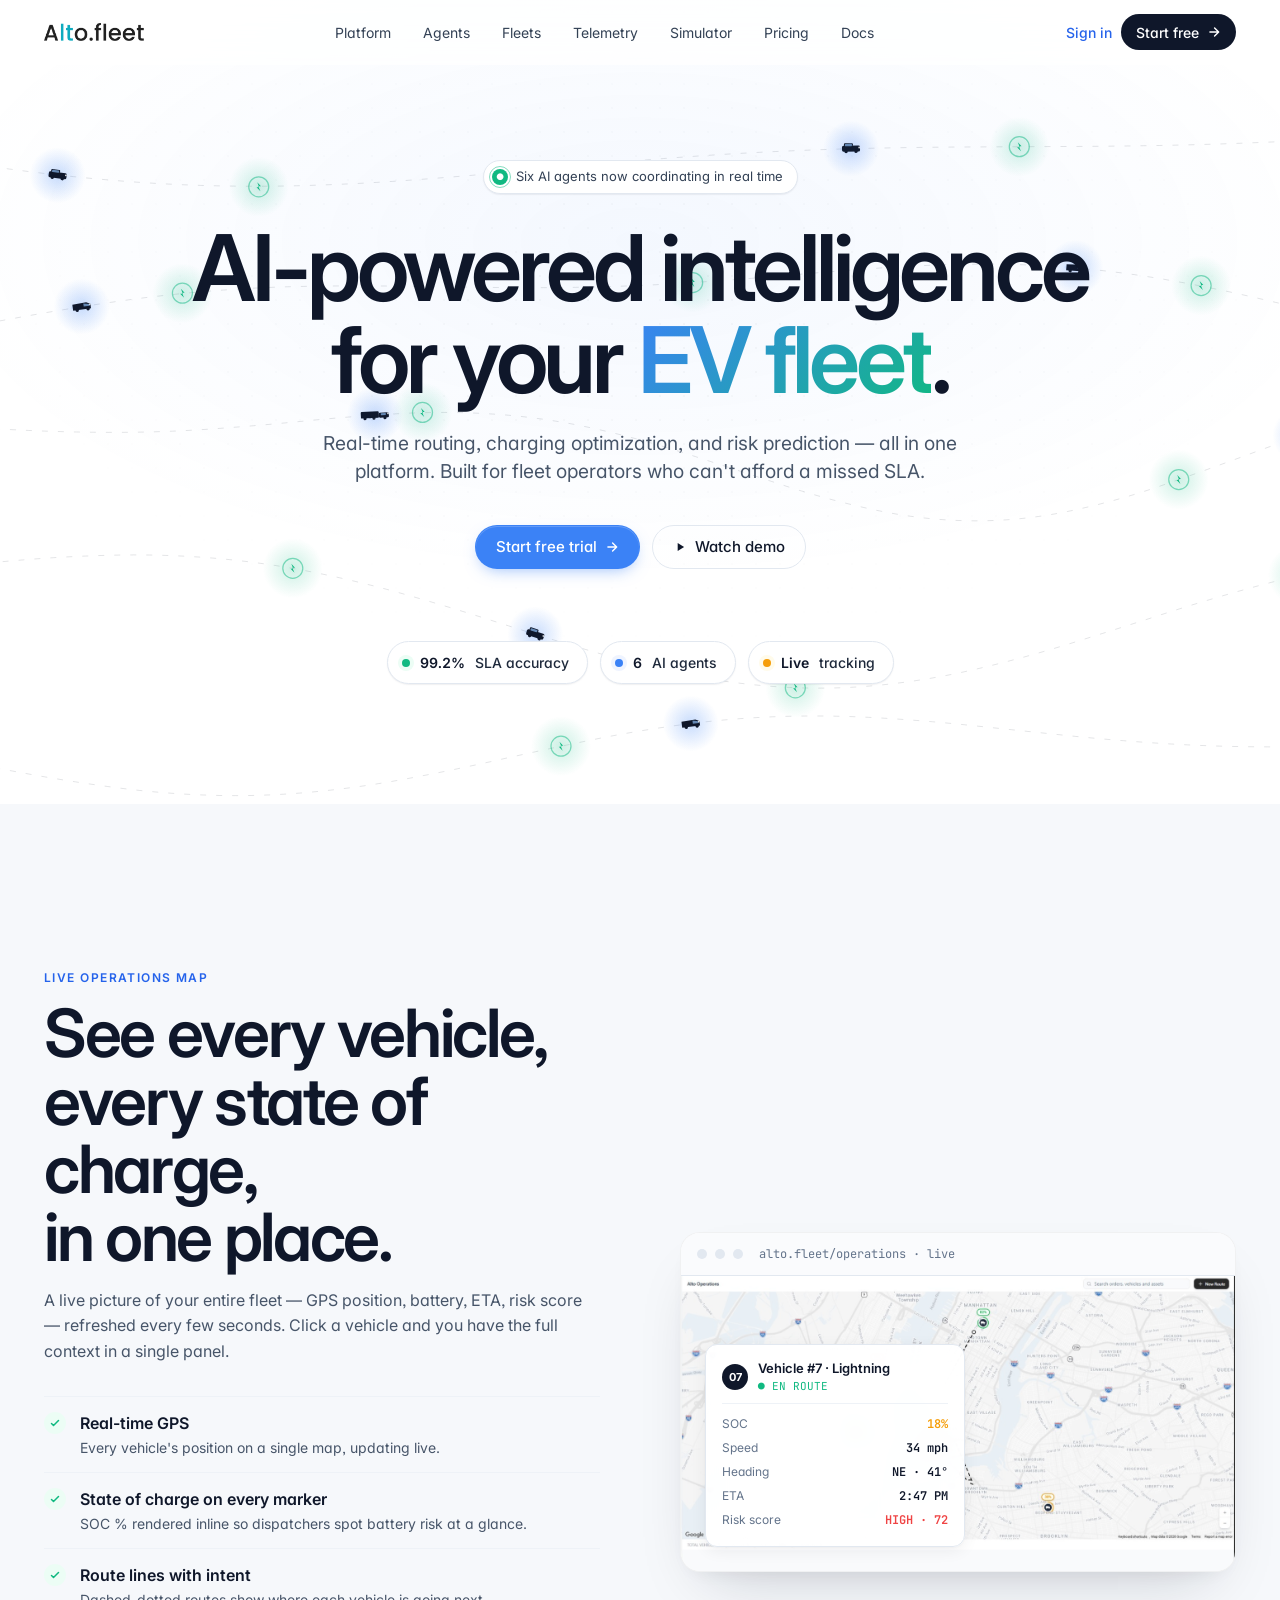
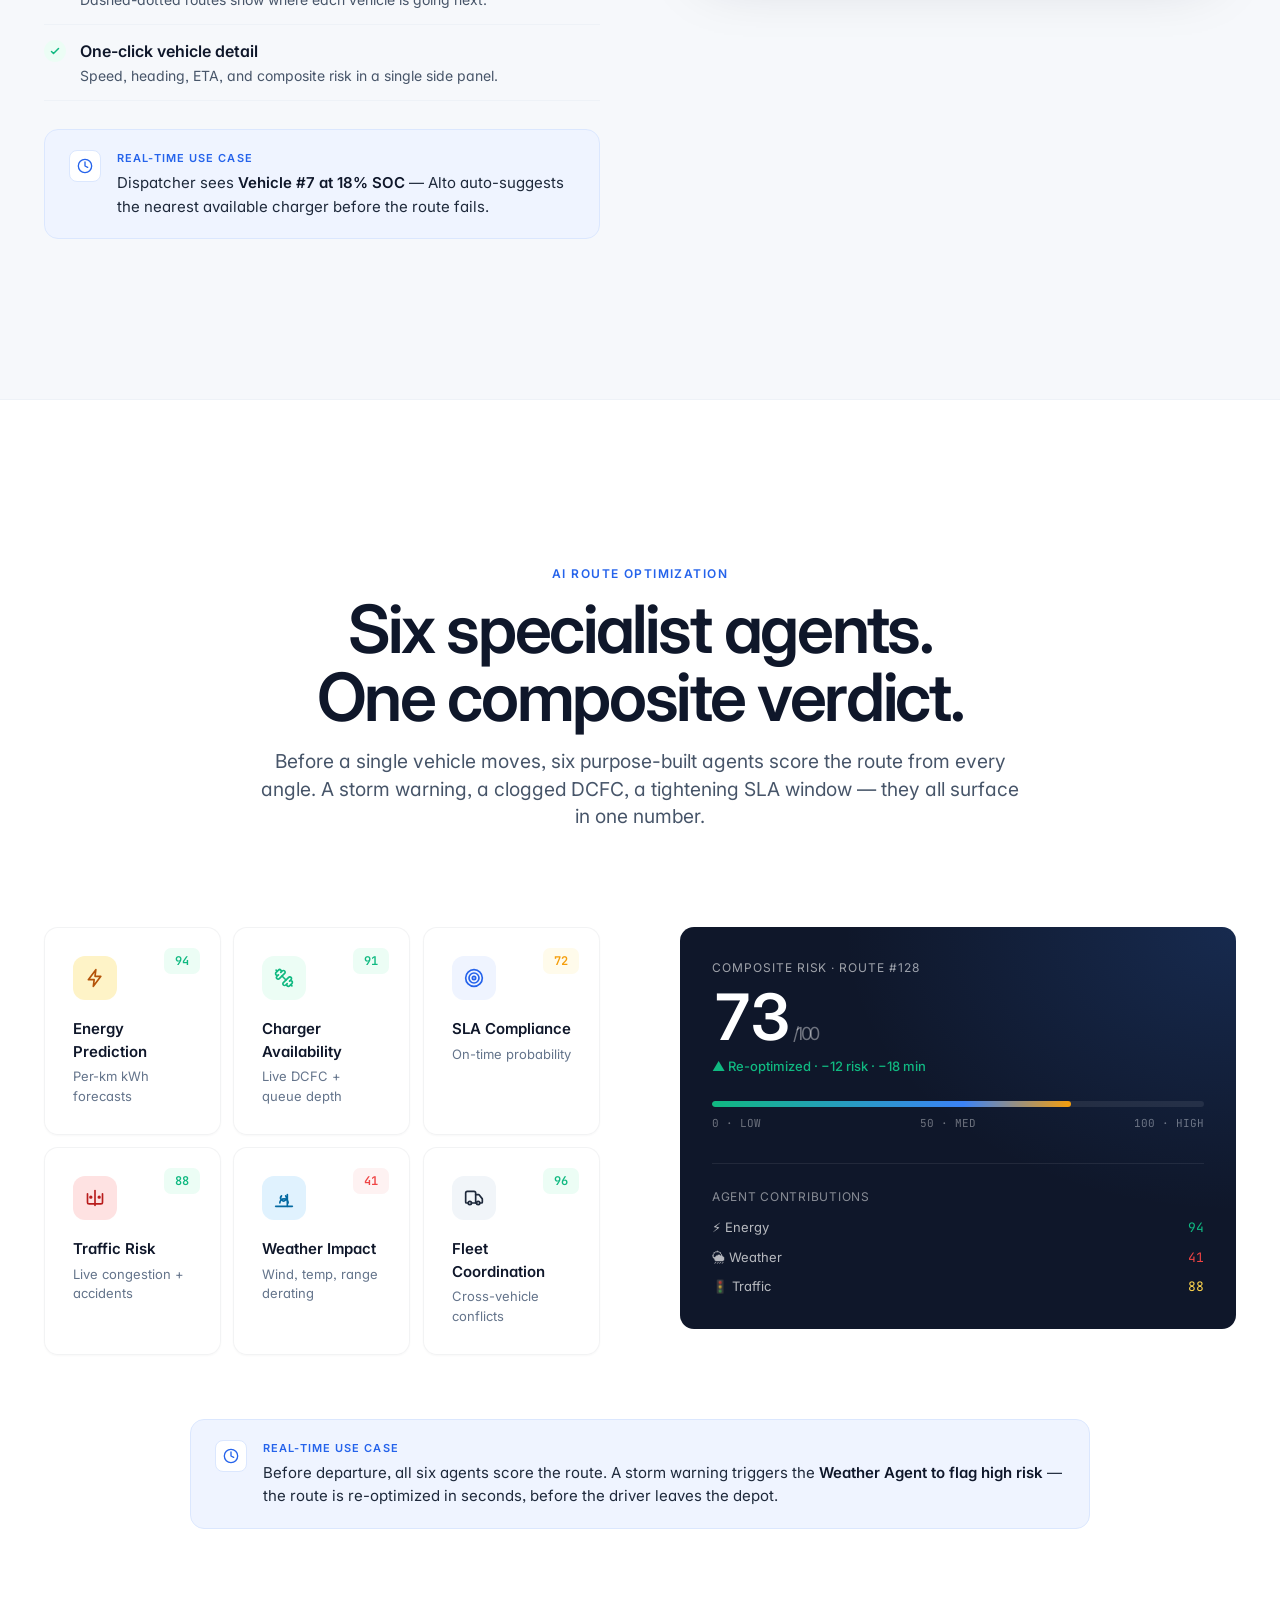
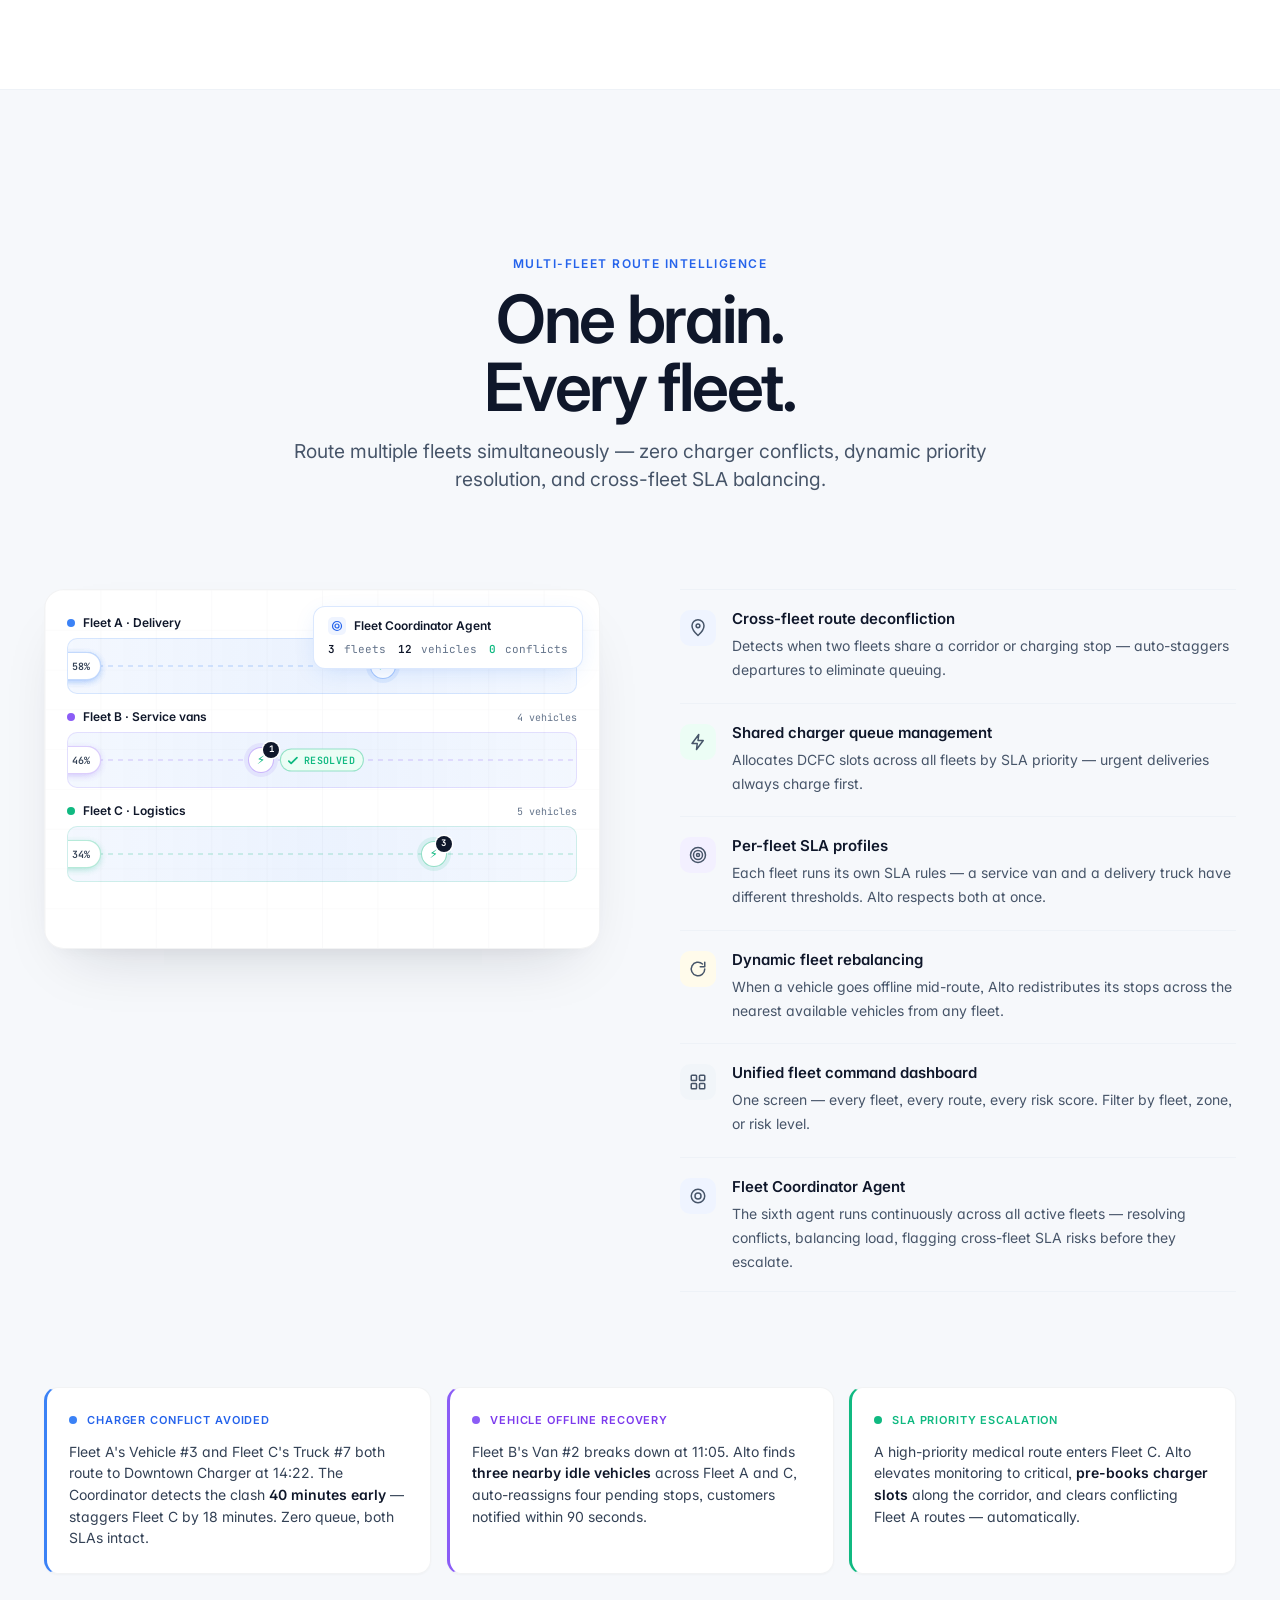
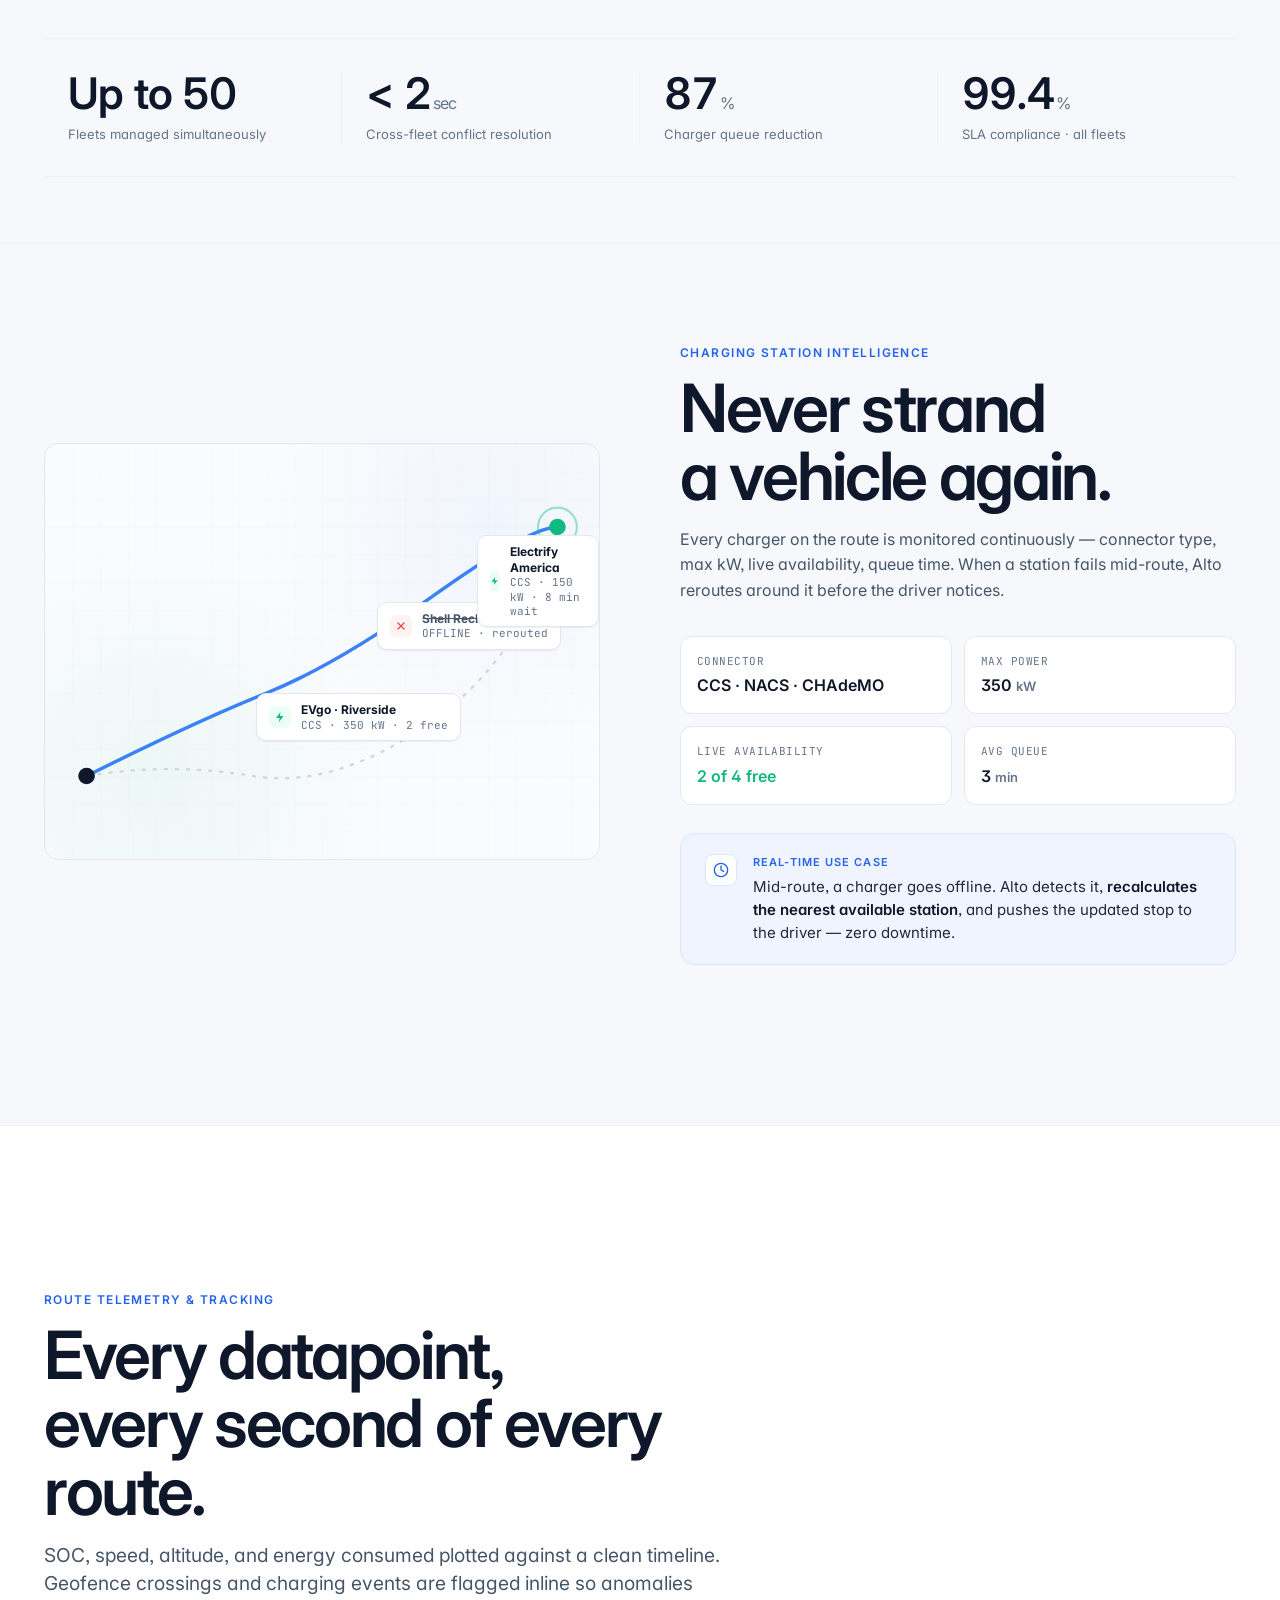
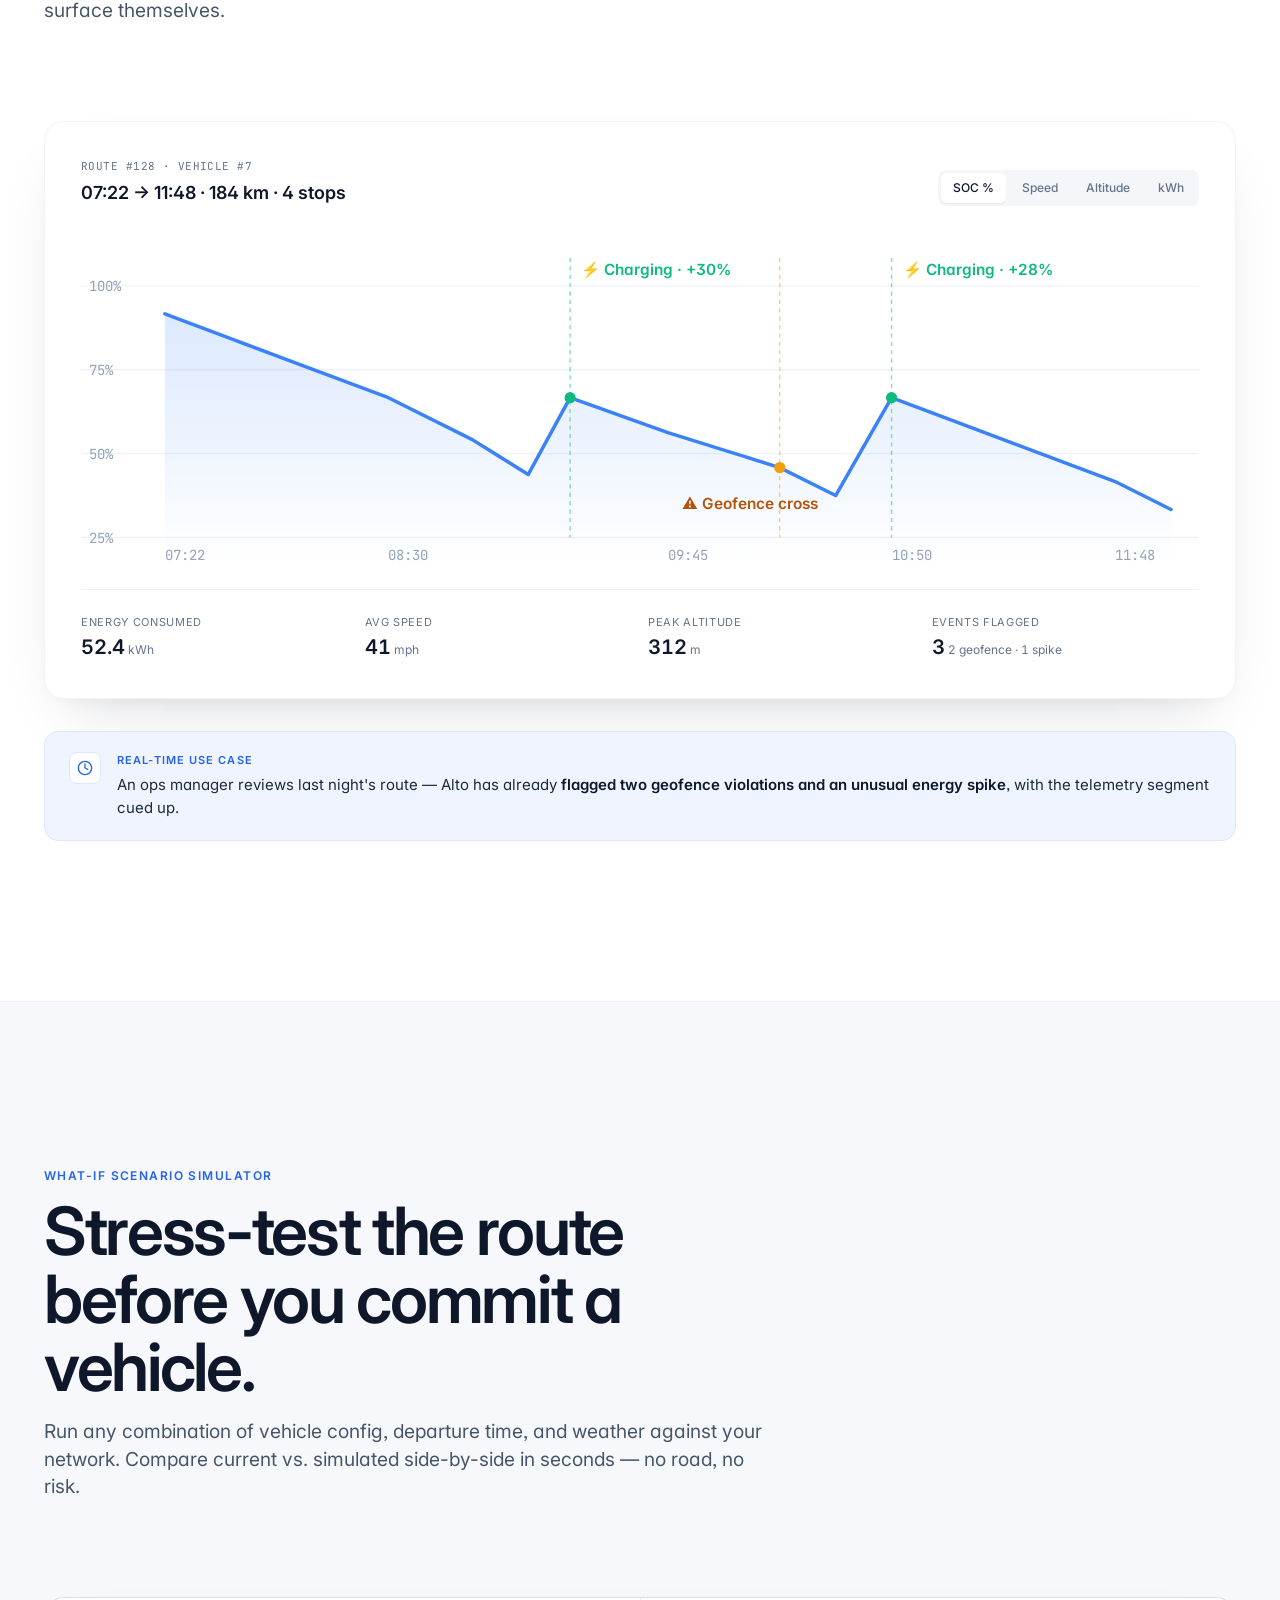
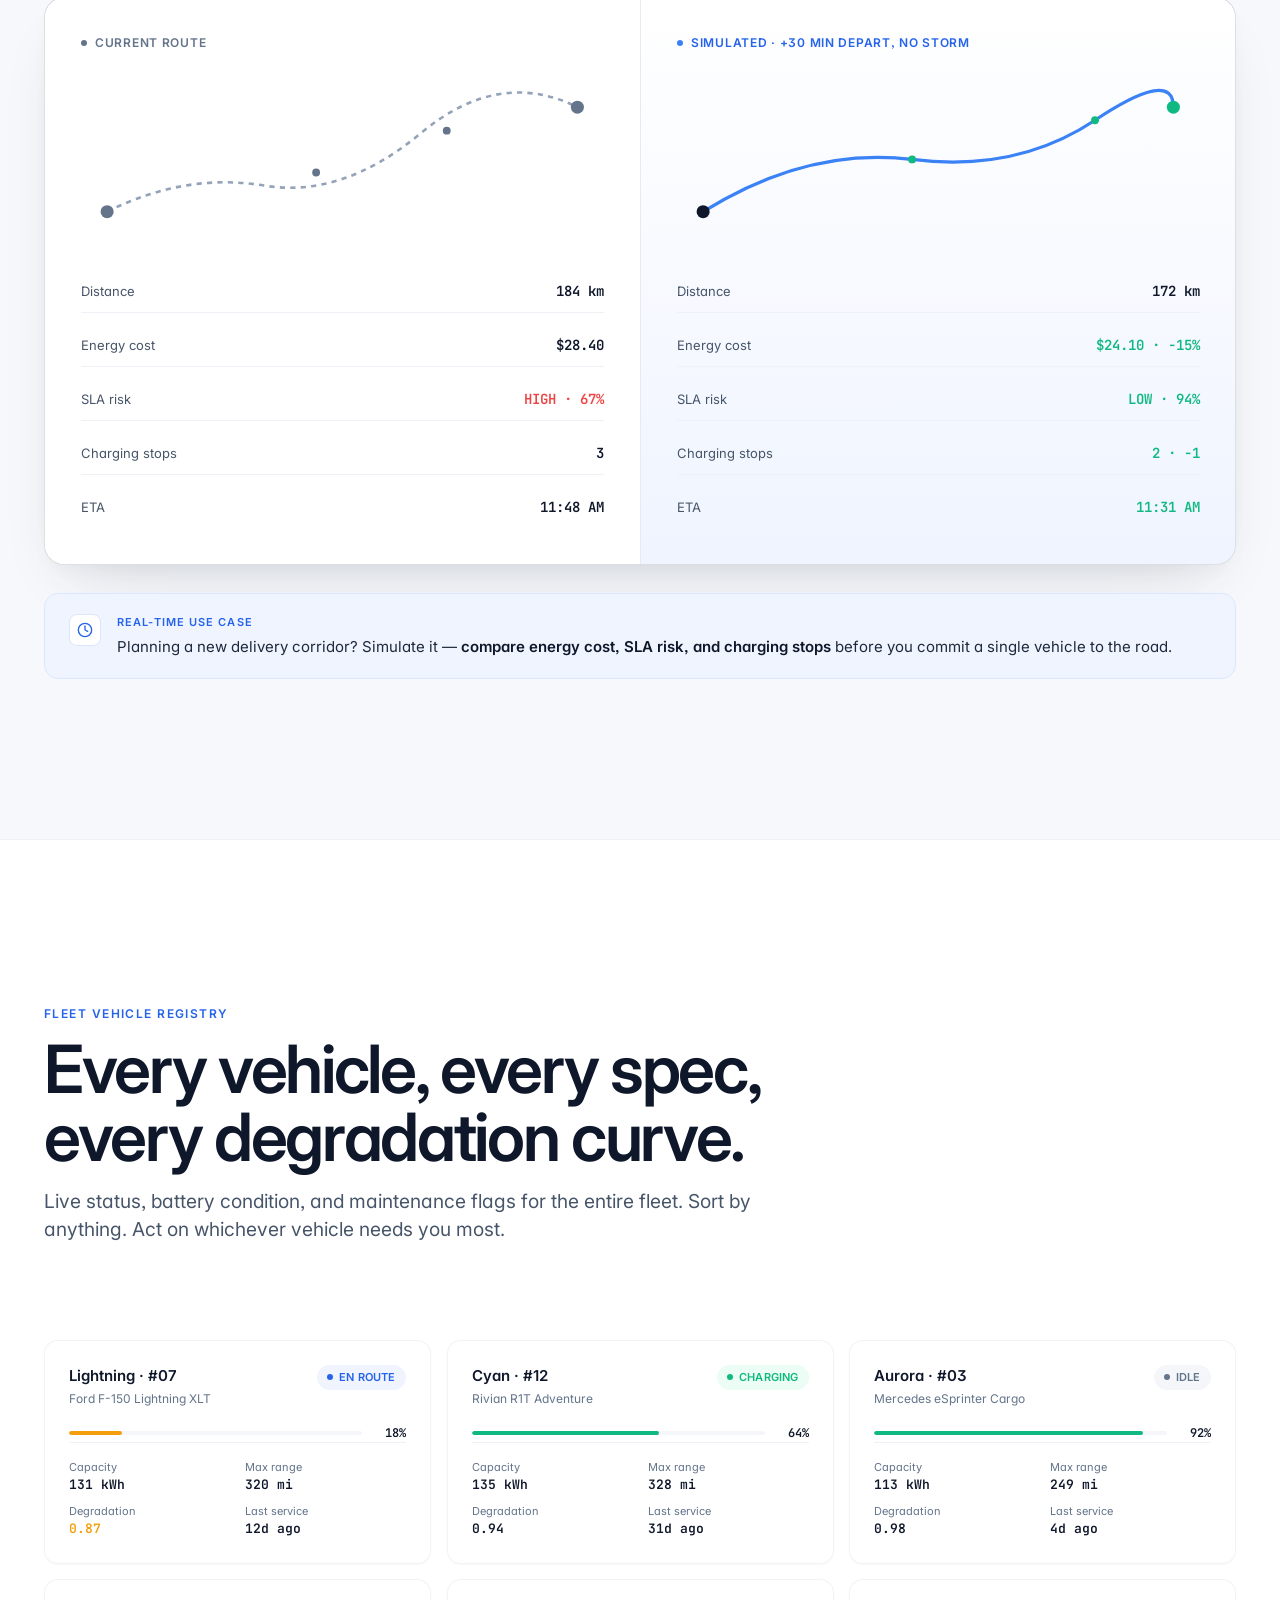
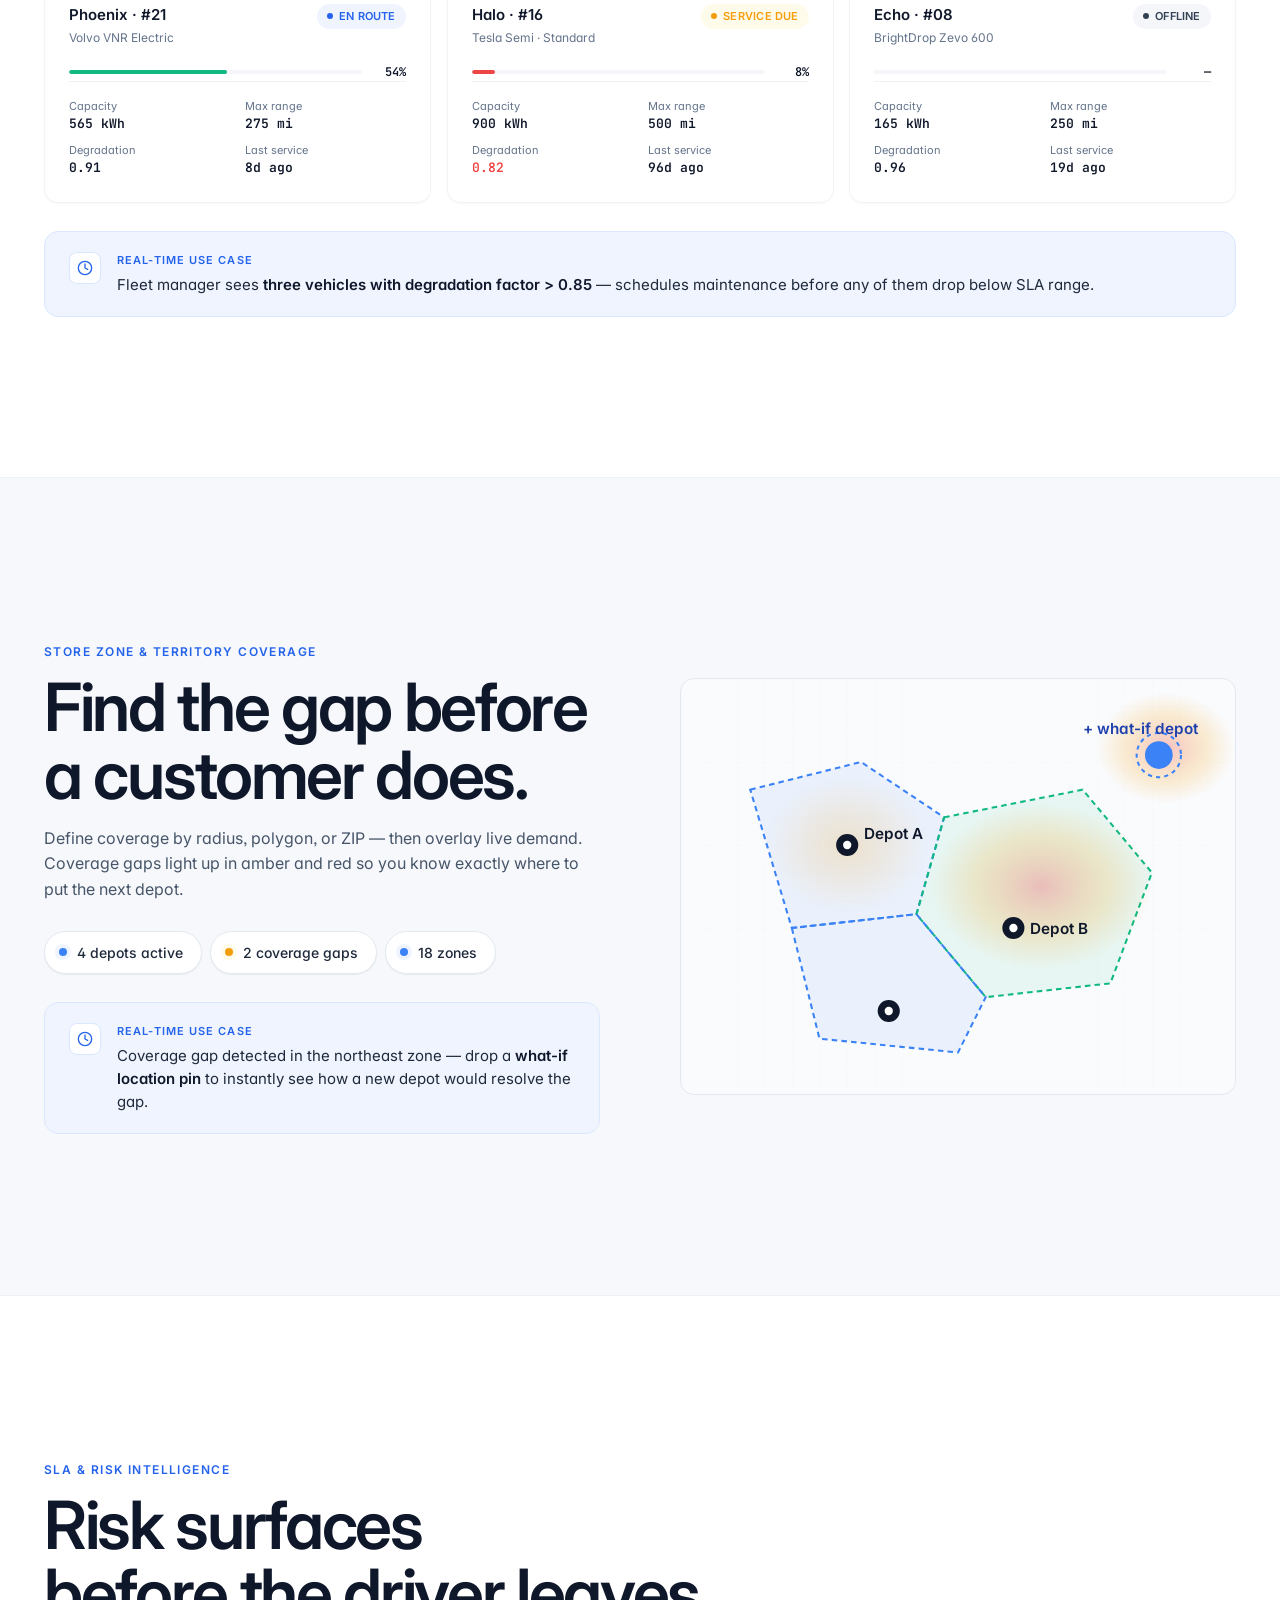
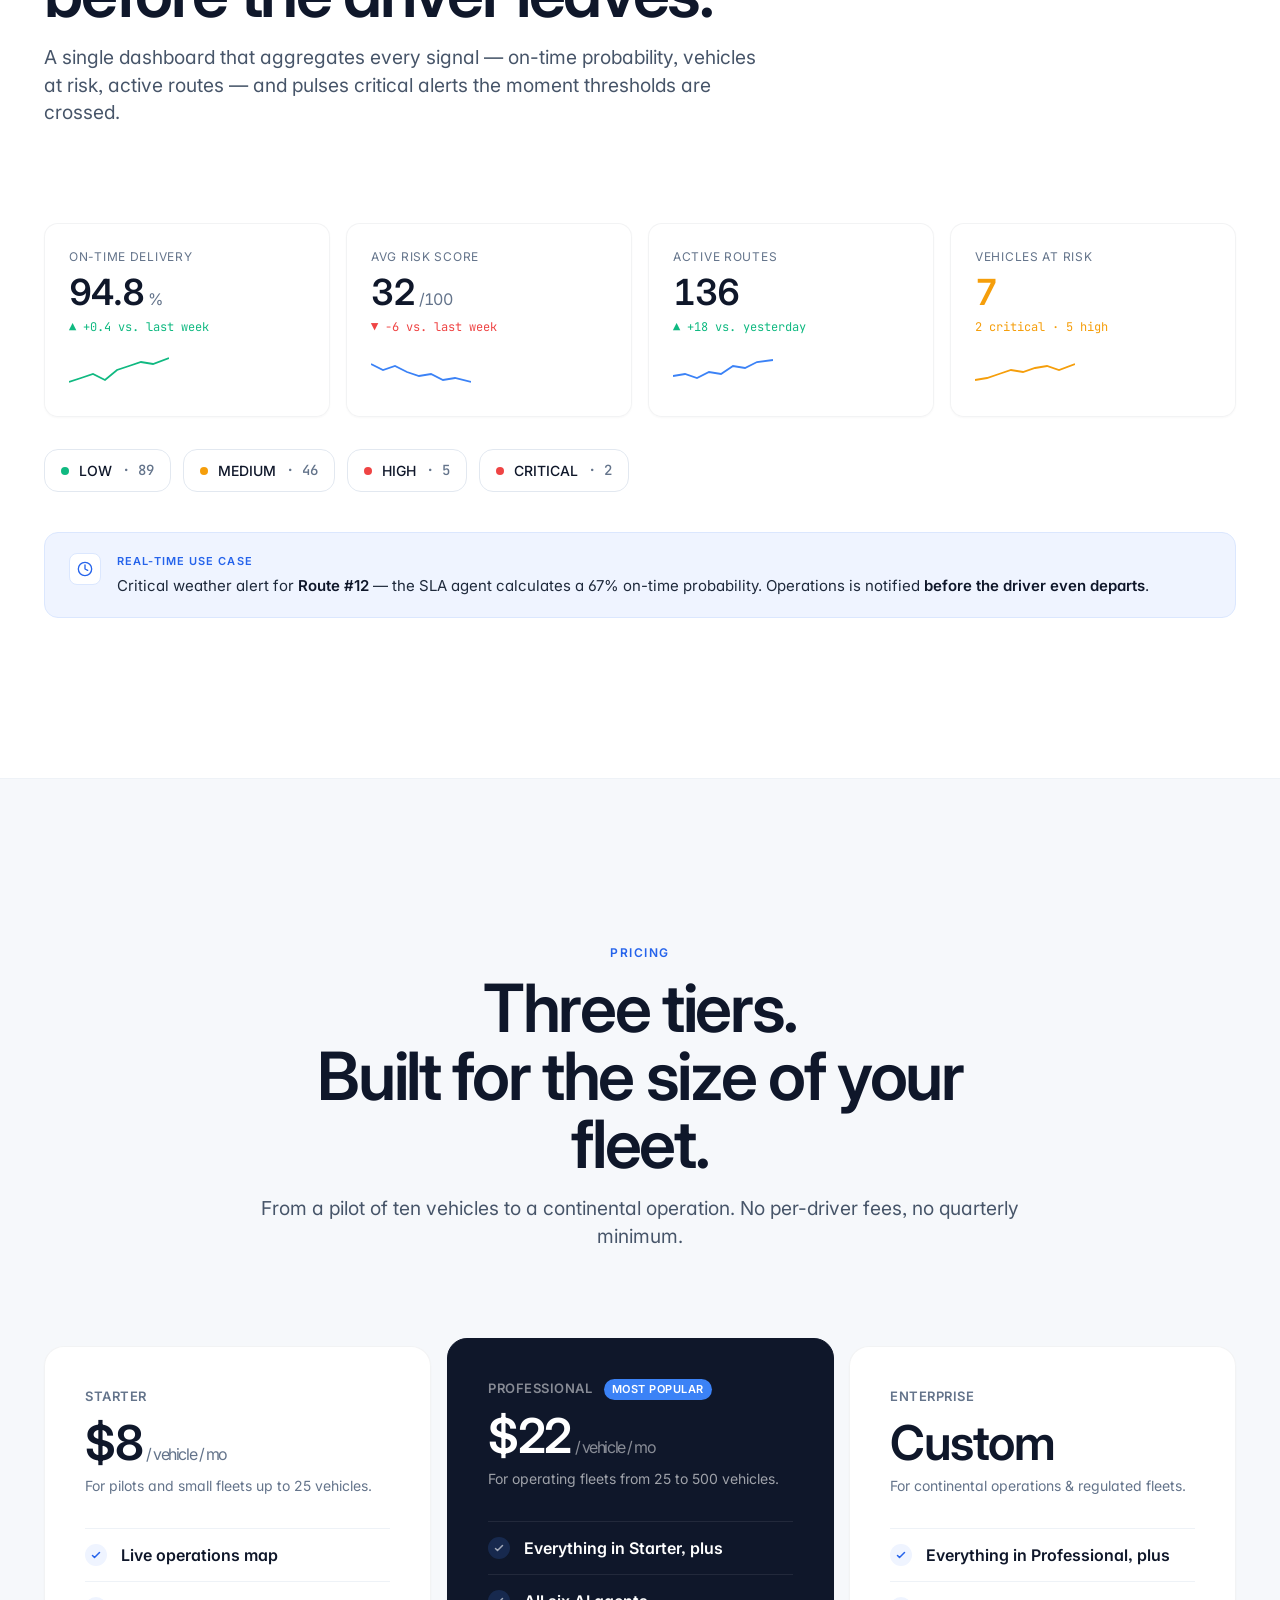
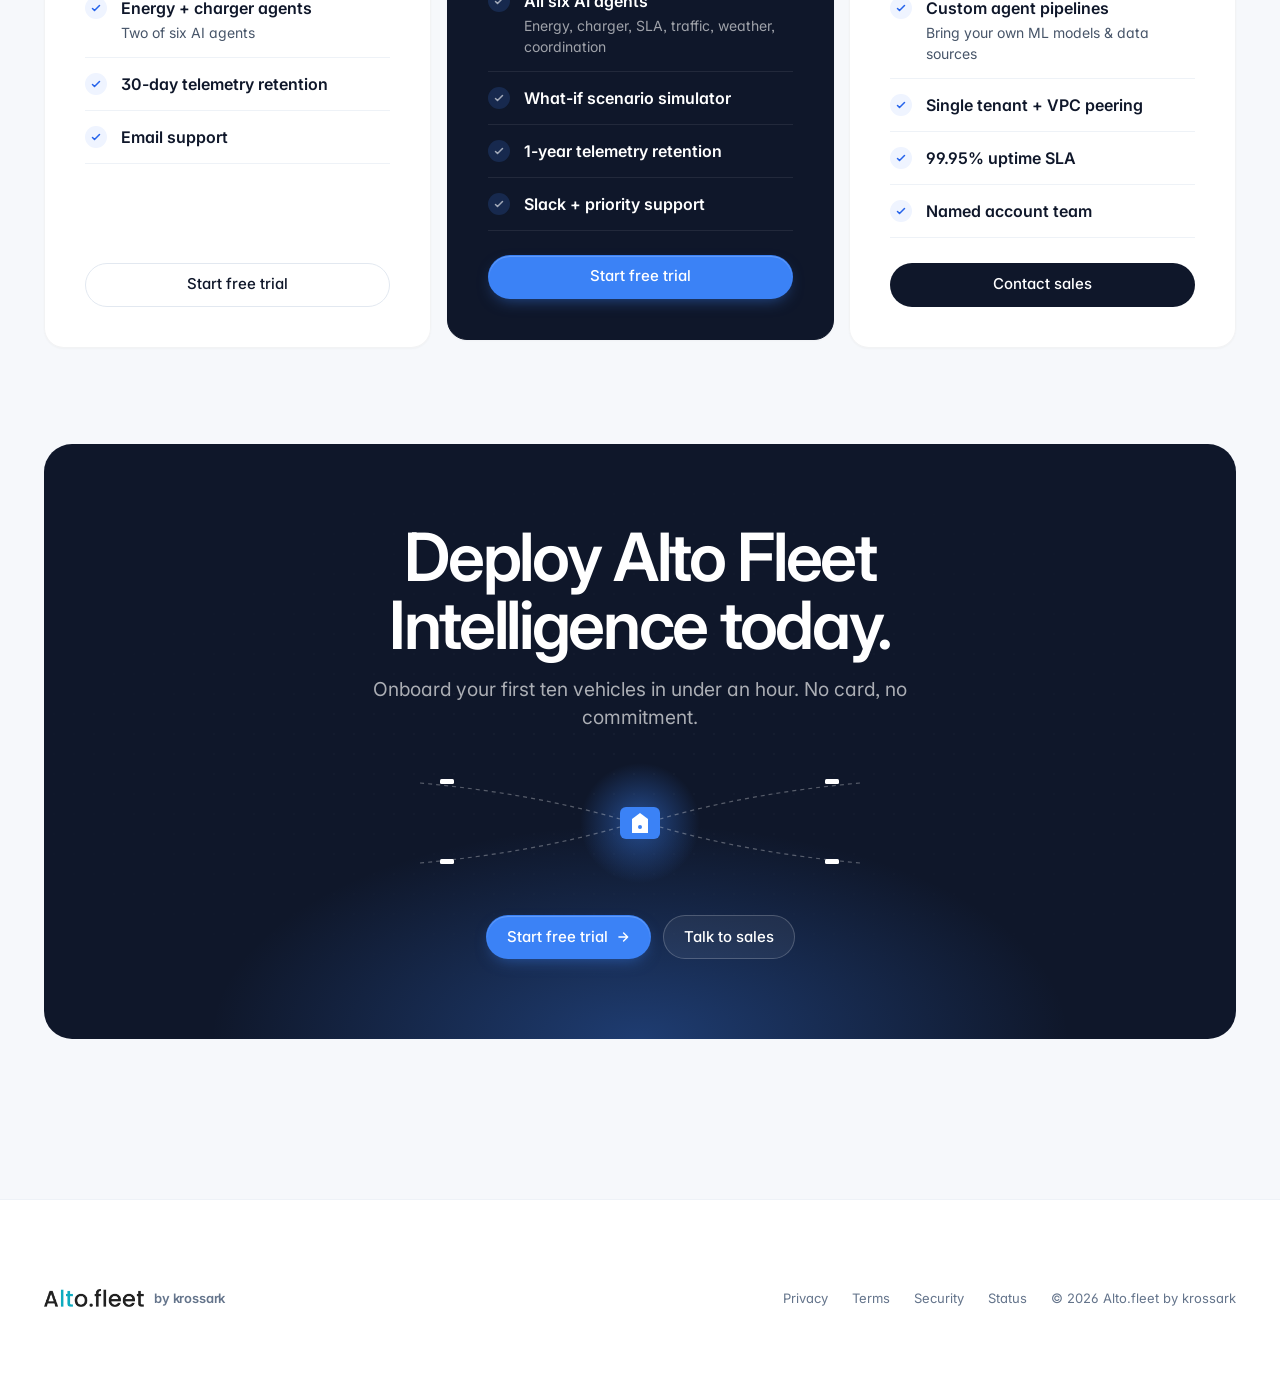
<file: index.html>
<!doctype html>
<html lang="en">
<head>
<meta charset="utf-8" />
<meta name="viewport" content="width=device-width, initial-scale=1" />
<title>Alto.fleet  Intelligence — AI-powered EV fleet operations</title>
<link rel="preconnect" href="https://fonts.googleapis.com">
<link rel="preconnect" href="https://fonts.gstatic.com" crossorigin>
<link href="https://fonts.googleapis.com/css2?family=Inter:wght@400;500;600;700&family=JetBrains+Mono:wght@400;500;600&display=swap" rel="stylesheet">
<link rel="stylesheet" href="styles.css" />
</head>
<body>

<canvas id="fleet-canvas"></canvas>

<!-- ─────────────────────────── NAV ─────────────────────────── -->
<nav class="nav" id="nav">
  <div class="wrap nav-row">
    <a href="#" class="brand">
     <img src="assets/Alto.fleet.png" alt="Alto Fleet Logo" class="logo-img">
    </a>
      <div class="nav-links">
      <a href="#platform">Platform</a>
      <a href="#agents">Agents</a>
      <a href="#multi-fleet">Fleets</a>
      <a href="#telemetry">Telemetry</a>
      <a href="#sim">Simulator</a>
      <a href="#pricing">Pricing</a>
      <a href="#">Docs</a>
    </div>
    <div class="nav-cta">
      <a href="#" class="btn btn-link btn-sm">Sign in</a>
      <a href="#pricing" class="btn btn-dark btn-sm">Start free
        <svg class="arrow" width="14" height="14" viewBox="0 0 24 24" fill="none" stroke="currentColor" stroke-width="2.4" stroke-linecap="round" stroke-linejoin="round"><path d="M5 12h14M13 5l7 7-7 7"/></svg>
      </a>
    </div>
  </div>
</nav>

<!-- ─────────────────────────── HERO ─────────────────────────── -->
<header class="hero">
  <div class="hero-bg"></div>

  <div class="wrap hero-inner">
    <div class="hero-badge" data-reveal>
      <span class="pulse">●</span>
      Six AI agents now coordinating in real time
    </div>

    <h1 class="h1" data-reveal data-reveal-delay="1">AI-powered intelligence<br/>for your <span style="background: linear-gradient(135deg, var(--blue) 0%, var(--emerald) 100%); -webkit-background-clip: text; background-clip: text; color: transparent;">EV fleet</span>.</h1>

    <p class="lead hero-sub" data-reveal data-reveal-delay="2">Real-time routing, charging optimization, and risk prediction&nbsp;— all in one platform. Built for fleet operators who can't afford a missed SLA.</p>

    <div class="hero-ctas" data-reveal data-reveal-delay="3">
      <a href="#pricing" class="btn btn-primary">Start free trial
        <svg class="arrow" width="14" height="14" viewBox="0 0 24 24" fill="none" stroke="currentColor" stroke-width="2.4" stroke-linecap="round" stroke-linejoin="round"><path d="M5 12h14M13 5l7 7-7 7"/></svg>
      </a>
      <a href="#" class="btn btn-ghost">
        <svg width="14" height="14" viewBox="0 0 24 24" fill="currentColor"><path d="M8 5v14l11-7z"/></svg>
        Watch demo
      </a>
    </div>

    <div class="hero-stats" data-reveal data-reveal-delay="4">
      <span class="stat-pill"><span class="dot"></span><b><span data-count="99.2" data-decimals="1" data-suffix="%">0</span></b> SLA accuracy</span>
      <span class="stat-pill"><span class="dot blue"></span><b><span data-count="6">0</span></b> AI agents</span>
      <span class="stat-pill"><span class="dot amber"></span><b>Live</b> tracking</span>
    </div>
  </div>
</header>

<!-- ─────────────────────── 2 · LIVE OPS MAP ─────────────────────── -->
<section class="section alt" id="platform">
  <div class="wrap">
    <div class="grid-2">
      <div data-reveal="left">
        <span class="eyebrow">Live operations map</span>
        <h2 class="h2" style="margin-top:12px;">See every vehicle,<br/>every state of charge,<br/>in one place.</h2>
        <p class="body">A live picture of your entire fleet — GPS position, battery, ETA, risk score — refreshed every few seconds. Click a vehicle and you have the full context in a single panel.</p>

        <ul class="feat-list">
          <li>
            <span class="check"><svg viewBox="0 0 24 24" fill="none" stroke="currentColor" stroke-width="3" stroke-linecap="round" stroke-linejoin="round"><path d="M5 13l4 4L19 7"/></svg></span>
            <div><b>Real-time GPS</b><span>Every vehicle's position on a single map, updating live.</span></div>
          </li>
          <li>
            <span class="check"><svg viewBox="0 0 24 24" fill="none" stroke="currentColor" stroke-width="3" stroke-linecap="round" stroke-linejoin="round"><path d="M5 13l4 4L19 7"/></svg></span>
            <div><b>State of charge on every marker</b><span>SOC % rendered inline so dispatchers spot battery risk at a glance.</span></div>
          </li>
          <li>
            <span class="check"><svg viewBox="0 0 24 24" fill="none" stroke="currentColor" stroke-width="3" stroke-linecap="round" stroke-linejoin="round"><path d="M5 13l4 4L19 7"/></svg></span>
            <div><b>Route lines with intent</b><span>Dashed-dotted routes show where each vehicle is going next.</span></div>
          </li>
          <li>
            <span class="check"><svg viewBox="0 0 24 24" fill="none" stroke="currentColor" stroke-width="3" stroke-linecap="round" stroke-linejoin="round"><path d="M5 13l4 4L19 7"/></svg></span>
            <div><b>One-click vehicle detail</b><span>Speed, heading, ETA, and composite risk in a single side panel.</span></div>
          </li>
        </ul>

        <div class="usecase">
          <span class="usecase-icon">
            <svg width="16" height="16" viewBox="0 0 24 24" fill="none" stroke="currentColor" stroke-width="2" stroke-linecap="round" stroke-linejoin="round"><circle cx="12" cy="12" r="10"/><path d="M12 6v6l4 2"/></svg>
          </span>
          <div class="usecase-body">
            <span class="usecase-label">Real-time use case</span>
            Dispatcher sees <b>Vehicle #7 at 18% SOC</b> — Alto auto-suggests the nearest available charger before the route fails.
          </div>
        </div>
      </div>

      <div class="mock" data-reveal="right" data-reveal-delay="1">
        <div class="mock-bar">
          <span class="dot"></span><span class="dot"></span><span class="dot"></span>
          <span class="title">alto.fleet/operations · live</span>
        </div>
        <div style="position:relative;">
          <img src="assets/alto-operations-map.png" alt="Alto Operations live fleet map" style="width:100%; height:auto; display:block;" />
          <!-- Vehicle detail overlay -->
          <div class="map-overlay">
            <div class="head">
              <span class="veh-pip">07</span>
              <div>
                <div class="veh-name">Vehicle #7 · Lightning</div>
                <div class="veh-status">● EN ROUTE</div>
              </div>
            </div>
            <div class="row"><span>SOC</span><b style="color:var(--amber);">18%</b></div>
            <div class="row"><span>Speed</span><b>34 mph</b></div>
            <div class="row"><span>Heading</span><b>NE · 41°</b></div>
            <div class="row"><span>ETA</span><b>2:47 PM</b></div>
            <div class="row"><span>Risk score</span><b style="color:var(--red);">HIGH · 72</b></div>
          </div>
        </div>
      </div>
    </div>
  </div>
</section>

<!-- ─────────────────────── 3 · 6-AGENT SYSTEM ─────────────────────── -->
<section class="section" id="agents">
  <div class="wrap">
    <div class="section-head center" data-reveal>
      <span class="eyebrow">AI route optimization</span>
      <h2 class="h2" style="margin-top:12px;">Six specialist agents.<br/>One composite verdict.</h2>
      <p class="lead">Before a single vehicle moves, six purpose-built agents score the route from every angle. A storm warning, a clogged DCFC, a tightening SLA window — they all surface in one number.</p>
    </div>

    <div class="grid-2 start">
      <div class="agent-grid">
        <div class="agent-card" data-reveal data-reveal-delay="1">
          <span class="score" data-count="94">0</span>
          <div class="icon" style="background:#FEF3C7; color:#B45309;">
            <svg viewBox="0 0 24 24" fill="none" stroke="currentColor" stroke-width="2" stroke-linecap="round" stroke-linejoin="round"><path d="M13 2 4 14h7l-1 8 9-12h-7z"/></svg>
          </div>
          <div class="name">Energy Prediction</div>
          <div class="desc">Per-km kWh forecasts</div>
        </div>
        <div class="agent-card" data-reveal data-reveal-delay="2">
          <span class="score" data-count="91">0</span>
          <div class="icon" style="background:#ECFDF5; color:var(--emerald);">
            <svg viewBox="0 0 24 24" fill="none" stroke="currentColor" stroke-width="2" stroke-linecap="round" stroke-linejoin="round"><path d="M14.4 14.4 9.6 9.6"/><path d="M18.657 21.485a2 2 0 1 1-2.829-2.828l-1.767 1.768a2 2 0 1 1-2.829-2.829l6.364-6.364a2 2 0 1 1 2.829 2.829l-1.768 1.767a2 2 0 1 1 2.828 2.829z"/><path d="m21.5 21.5-1.4-1.4"/><path d="M3.9 3.9 2.5 2.5"/><path d="M6.404 12.768a2 2 0 1 1-2.829-2.829l1.768-1.767a2 2 0 1 1-2.828-2.829l2.828-2.828a2 2 0 1 1 2.829 2.828l1.767-1.768a2 2 0 1 1 2.829 2.829z"/></svg>
          </div>
          <div class="name">Charger Availability</div>
          <div class="desc">Live DCFC + queue depth</div>
        </div>
        <div class="agent-card" data-reveal data-reveal-delay="3">
          <span class="score warn" data-count="72">0</span>
          <div class="icon" style="background:#EFF4FF; color:var(--blue-2);">
            <svg viewBox="0 0 24 24" fill="none" stroke="currentColor" stroke-width="2" stroke-linecap="round" stroke-linejoin="round"><circle cx="12" cy="12" r="10"/><circle cx="12" cy="12" r="6"/><circle cx="12" cy="12" r="2"/></svg>
          </div>
          <div class="name">SLA Compliance</div>
          <div class="desc">On-time probability</div>
        </div>
        <div class="agent-card" data-reveal data-reveal-delay="4">
          <span class="score" data-count="88">0</span>
          <div class="icon" style="background:#FEE2E2; color:#B91C1C;">
            <svg viewBox="0 0 24 24" fill="none" stroke="currentColor" stroke-width="2" stroke-linecap="round" stroke-linejoin="round"><path d="M3 7v10a2 2 0 0 0 2 2h14a2 2 0 0 0 2-2V7"/><path d="M12 3v18"/><circle cx="7" cy="11" r="1"/><circle cx="17" cy="11" r="1"/></svg>
          </div>
          <div class="name">Traffic Risk</div>
          <div class="desc">Live congestion + accidents</div>
        </div>
        <div class="agent-card" data-reveal data-reveal-delay="5">
          <span class="score bad" data-count="41">0</span>
          <div class="icon" style="background:#E0F2FE; color:#0369A1;">
            <svg viewBox="0 0 24 24" fill="none" stroke="currentColor" stroke-width="2" stroke-linecap="round" stroke-linejoin="round"><path d="M17 18a5 5 0 0 0-10 0"/><path d="M14 9.5a3.5 3.5 0 1 1-5 0"/><path d="M2 22h20"/><path d="M16 22V8"/></svg>
          </div>
          <div class="name">Weather Impact</div>
          <div class="desc">Wind, temp, range derating</div>
        </div>
        <div class="agent-card" data-reveal data-reveal-delay="6">
          <span class="score" data-count="96">0</span>
          <div class="icon" style="background:#F1F5F9; color:var(--ink-2);">
            <svg viewBox="0 0 24 24" fill="none" stroke="currentColor" stroke-width="2" stroke-linecap="round" stroke-linejoin="round"><path d="M14 18V6a2 2 0 0 0-2-2H4a2 2 0 0 0-2 2v11a1 1 0 0 0 1 1h2"/><path d="M15 18H9"/><path d="M19 18h2a1 1 0 0 0 1-1v-3.65a1 1 0 0 0-.22-.624l-3.48-4.35A1 1 0 0 0 17.52 8H14"/><circle cx="17" cy="18" r="2"/><circle cx="7" cy="18" r="2"/></svg>
          </div>
          <div class="name">Fleet Coordination</div>
          <div class="desc">Cross-vehicle conflicts</div>
        </div>
      </div>

      <div class="gauge-card" data-reveal="right" data-reveal-delay="2">
        <div class="label">Composite risk · Route #128</div>
        <div class="value"><span data-count="73">0</span><sub>/100</sub></div>
        <div class="verdict">▲ Re-optimized · −12 risk · −18 min</div>
        <div class="gauge-track">
          <div class="gauge-fill" data-fill="73%"></div>
        </div>
        <div class="gauge-marks">
          <span>0 · LOW</span>
          <span>50 · MED</span>
          <span>100 · HIGH</span>
        </div>

        <div style="margin-top: 32px; padding-top: 24px; border-top: 1px solid rgba(255,255,255,0.08);">
          <div style="font-size:12px; color: rgba(255,255,255,0.5); margin-bottom: 12px; letter-spacing: 0.06em; text-transform: uppercase;">Agent contributions</div>
          <div style="display:flex; flex-direction:column; gap: 10px;">
            <div style="display:flex; justify-content:space-between; font-size:13px;"><span style="color:rgba(255,255,255,0.7);">⚡ Energy</span><span style="font-family:var(--mono); color:var(--emerald);">94</span></div>
            <div style="display:flex; justify-content:space-between; font-size:13px;"><span style="color:rgba(255,255,255,0.7);">🌦 Weather</span><span style="font-family:var(--mono); color:var(--red);">41</span></div>
            <div style="display:flex; justify-content:space-between; font-size:13px;"><span style="color:rgba(255,255,255,0.7);">🚦 Traffic</span><span style="font-family:var(--mono); color:#FCD34D;">88</span></div>
          </div>
        </div>
      </div>
    </div>

    <div class="usecase" style="max-width: 900px; margin: 64px auto 0;" data-reveal>
      <span class="usecase-icon">
        <svg width="16" height="16" viewBox="0 0 24 24" fill="none" stroke="currentColor" stroke-width="2" stroke-linecap="round" stroke-linejoin="round"><circle cx="12" cy="12" r="10"/><path d="M12 6v6l4 2"/></svg>
      </span>
      <div class="usecase-body">
        <span class="usecase-label">Real-time use case</span>
        Before departure, all six agents score the route. A storm warning triggers the <b>Weather Agent to flag high risk</b> — the route is re-optimized in seconds, before the driver leaves the depot.
      </div>
    </div>
  </div>
</section>

<!-- ─────────────────────── 3.5 · MULTI-FLEET ─────────────────────── -->
<section class="section alt" id="multi-fleet">
  <div class="wrap">
    <div class="section-head center" data-reveal>
      <span class="eyebrow">Multi-fleet route intelligence</span>
      <h2 class="h2" style="margin-top:12px;">One brain.<br/>Every fleet.</h2>
      <p class="lead">Route multiple fleets simultaneously — zero charger conflicts, dynamic priority resolution, and cross-fleet SLA balancing.</p>
    </div>

    <div class="grid-2 start">
      <!-- ── Animated multi-fleet command view ── -->
      <div class="mf-mock" data-reveal="left">
        <svg class="mf-grid" viewBox="0 0 400 360" preserveAspectRatio="none" aria-hidden="true">
          <defs>
            <pattern id="mfBlocks" width="40" height="40" patternUnits="userSpaceOnUse">
              <path d="M0 0H40M0 0V40" fill="none" stroke="rgba(15,23,42,0.05)" stroke-width="1"/>
            </pattern>
          </defs>
          <rect width="400" height="360" fill="url(#mfBlocks)"/>
        </svg>

        <!-- Coordinator agent card -->
        <div class="coord-card" data-reveal data-reveal-delay="4">
          <div class="coord-pulse"></div>
          <div class="coord-head">
            <span class="coord-mark">
              <svg width="12" height="12" viewBox="0 0 24 24" fill="none" stroke="currentColor" stroke-width="2.4" stroke-linecap="round" stroke-linejoin="round"><circle cx="12" cy="12" r="4"/><circle cx="12" cy="12" r="9"/></svg>
            </span>
            Fleet Coordinator Agent
          </div>
          <div class="coord-stats">
            <span><b><span data-count="3">0</span></b> fleets</span>
            <span><b><span data-count="12">0</span></b> vehicles</span>
            <span><b style="color:var(--emerald);">0</b> conflicts</span>
          </div>
        </div>

        <!-- Fleet A: blue (delivery, fastest) -->
        <div class="mf-lane fleet-a" data-reveal="left" data-reveal-delay="1">
          <div class="lane-head">
            <span class="lane-pip"></span>
            <span class="lane-name">Fleet A · Delivery</span>
            <span class="lane-count">3 vehicles</span>
          </div>
          <div class="lane-track">
            <div class="lane-charger" style="left: 62%;">
              <span class="bolt">⚡</span><span class="q">2</span>
            </div>
            <div class="lane-veh v1"><span class="veh-icon"><svg viewBox="0 0 26 14" fill="currentColor"><rect x="12" y="4" width="10" height="6" rx="1"/><rect x="2" y="5" width="10" height="5" rx="1"/><rect x="4" y="6" width="3" height="2" fill="#fff" opacity="0.85"/><circle cx="6" cy="11.5" r="1.5" fill="#0F172A"/><circle cx="18" cy="11.5" r="1.5" fill="#0F172A"/></svg></span><i>92%</i></div>
            <div class="lane-veh v2"><span class="veh-icon"><svg viewBox="0 0 26 14" fill="currentColor"><rect x="12" y="4" width="10" height="6" rx="1"/><rect x="2" y="5" width="10" height="5" rx="1"/><rect x="4" y="6" width="3" height="2" fill="#fff" opacity="0.85"/><circle cx="6" cy="11.5" r="1.5" fill="#0F172A"/><circle cx="18" cy="11.5" r="1.5" fill="#0F172A"/></svg></span><i>74%</i></div>
            <div class="lane-veh v3"><span class="veh-icon"><svg viewBox="0 0 26 14" fill="currentColor"><rect x="12" y="4" width="10" height="6" rx="1"/><rect x="2" y="5" width="10" height="5" rx="1"/><rect x="4" y="6" width="3" height="2" fill="#fff" opacity="0.85"/><circle cx="6" cy="11.5" r="1.5" fill="#0F172A"/><circle cx="18" cy="11.5" r="1.5" fill="#0F172A"/></svg></span><i>58%</i></div>
          </div>
        </div>

        <!-- Fleet B: purple (service vans) -->
        <div class="mf-lane fleet-b" data-reveal="left" data-reveal-delay="2">
          <div class="lane-head">
            <span class="lane-pip"></span>
            <span class="lane-name">Fleet B · Service vans</span>
            <span class="lane-count">4 vehicles</span>
          </div>
          <div class="lane-track">
            <div class="lane-charger" style="left: 38%;">
              <span class="bolt">⚡</span><span class="q">1</span>
            </div>
            <div class="lane-veh v1"><span class="veh-icon"><svg viewBox="0 0 26 14" fill="currentColor"><path d="M2 6 L4 3.5 H17 V10 H2 Z"/><rect x="5" y="4.6" width="3" height="2.4" fill="#fff" opacity="0.85"/><rect x="9" y="4.6" width="3" height="2.4" fill="#fff" opacity="0.85"/><circle cx="5" cy="11.5" r="1.5" fill="#0F172A"/><circle cx="14" cy="11.5" r="1.5" fill="#0F172A"/></svg></span><i>81%</i></div>
            <div class="lane-veh v2"><span class="veh-icon"><svg viewBox="0 0 26 14" fill="currentColor"><path d="M2 6 L4 3.5 H17 V10 H2 Z"/><rect x="5" y="4.6" width="3" height="2.4" fill="#fff" opacity="0.85"/><rect x="9" y="4.6" width="3" height="2.4" fill="#fff" opacity="0.85"/><circle cx="5" cy="11.5" r="1.5" fill="#0F172A"/><circle cx="14" cy="11.5" r="1.5" fill="#0F172A"/></svg></span><i>46%</i></div>
            <!-- Conflict marker — sits at intersection -->
            <div class="conflict-marker">
              <svg width="14" height="14" viewBox="0 0 24 24" fill="none" stroke="currentColor" stroke-width="3" stroke-linecap="round" stroke-linejoin="round"><path d="M5 13l4 4L19 7"/></svg>
              <span>resolved</span>
            </div>
          </div>
        </div>

        <!-- Fleet C: green (logistics trucks, slowest) -->
        <div class="mf-lane fleet-c" data-reveal="left" data-reveal-delay="3">
          <div class="lane-head">
            <span class="lane-pip"></span>
            <span class="lane-name">Fleet C · Logistics</span>
            <span class="lane-count">5 vehicles</span>
          </div>
          <div class="lane-track">
            <div class="lane-charger" style="left: 72%;">
              <span class="bolt">⚡</span><span class="q">3</span>
            </div>
            <div class="lane-veh v1"><span class="veh-icon"><svg viewBox="0 0 26 14" fill="currentColor"><rect x="8" y="4" width="15" height="6" rx="0.5"/><rect x="1" y="5.5" width="7" height="4.5" rx="0.5"/><rect x="2" y="6.5" width="4" height="2.4" fill="#fff" opacity="0.85"/><circle cx="4" cy="11.5" r="1.3" fill="#0F172A"/><circle cx="12" cy="11.5" r="1.3" fill="#0F172A"/><circle cx="19" cy="11.5" r="1.3" fill="#0F172A"/></svg></span><i>67%</i></div>
            <div class="lane-veh v2"><span class="veh-icon"><svg viewBox="0 0 26 14" fill="currentColor"><rect x="8" y="4" width="15" height="6" rx="0.5"/><rect x="1" y="5.5" width="7" height="4.5" rx="0.5"/><rect x="2" y="6.5" width="4" height="2.4" fill="#fff" opacity="0.85"/><circle cx="4" cy="11.5" r="1.3" fill="#0F172A"/><circle cx="12" cy="11.5" r="1.3" fill="#0F172A"/><circle cx="19" cy="11.5" r="1.3" fill="#0F172A"/></svg></span><i>34%</i></div>
          </div>
        </div>
      </div>

      <!-- ── Feature list ── -->
      <div data-reveal="right">
        <ul class="mf-feats">
          <li data-reveal data-reveal-delay="1">
            <span class="mf-ic mf-ic-blue">
              <svg viewBox="0 0 24 24" fill="none" stroke="currentColor" stroke-width="2" stroke-linecap="round" stroke-linejoin="round"><path d="M12 22s-8-7-8-13a8 8 0 0 1 16 0c0 6-8 13-8 13z"/><circle cx="12" cy="9" r="2.5"/></svg>
            </span>
            <div>
              <b>Cross-fleet route deconfliction</b>
              <span>Detects when two fleets share a corridor or charging stop — auto-staggers departures to eliminate queuing.</span>
            </div>
          </li>
          <li data-reveal data-reveal-delay="2">
            <span class="mf-ic mf-ic-emerald">
              <svg viewBox="0 0 24 24" fill="none" stroke="currentColor" stroke-width="2" stroke-linecap="round" stroke-linejoin="round"><path d="M13 2 4 14h7l-1 8 9-12h-7z"/></svg>
            </span>
            <div>
              <b>Shared charger queue management</b>
              <span>Allocates DCFC slots across all fleets by SLA priority — urgent deliveries always charge first.</span>
            </div>
          </li>
          <li data-reveal data-reveal-delay="3">
            <span class="mf-ic mf-ic-purple">
              <svg viewBox="0 0 24 24" fill="none" stroke="currentColor" stroke-width="2" stroke-linecap="round" stroke-linejoin="round"><circle cx="12" cy="12" r="10"/><circle cx="12" cy="12" r="6"/><circle cx="12" cy="12" r="2"/></svg>
            </span>
            <div>
              <b>Per-fleet SLA profiles</b>
              <span>Each fleet runs its own SLA rules — a service van and a delivery truck have different thresholds. Alto respects both at once.</span>
            </div>
          </li>
          <li data-reveal data-reveal-delay="4">
            <span class="mf-ic mf-ic-amber">
              <svg viewBox="0 0 24 24" fill="none" stroke="currentColor" stroke-width="2" stroke-linecap="round" stroke-linejoin="round"><path d="M21 12a9 9 0 1 1-3-6.7"/><path d="M21 3v6h-6"/></svg>
            </span>
            <div>
              <b>Dynamic fleet rebalancing</b>
              <span>When a vehicle goes offline mid-route, Alto redistributes its stops across the nearest available vehicles from any fleet.</span>
            </div>
          </li>
          <li data-reveal data-reveal-delay="5">
            <span class="mf-ic mf-ic-ink">
              <svg viewBox="0 0 24 24" fill="none" stroke="currentColor" stroke-width="2" stroke-linecap="round" stroke-linejoin="round"><rect x="3" y="3" width="7" height="7" rx="1"/><rect x="14" y="3" width="7" height="7" rx="1"/><rect x="3" y="14" width="7" height="7" rx="1"/><rect x="14" y="14" width="7" height="7" rx="1"/></svg>
            </span>
            <div>
              <b>Unified fleet command dashboard</b>
              <span>One screen — every fleet, every route, every risk score. Filter by fleet, zone, or risk level.</span>
            </div>
          </li>
          <li data-reveal data-reveal-delay="6">
            <span class="mf-ic mf-ic-blue">
              <svg viewBox="0 0 24 24" fill="none" stroke="currentColor" stroke-width="2" stroke-linecap="round" stroke-linejoin="round"><circle cx="12" cy="12" r="4"/><circle cx="12" cy="12" r="9"/></svg>
            </span>
            <div>
              <b>Fleet Coordinator Agent</b>
              <span>The sixth agent runs continuously across all active fleets — resolving conflicts, balancing load, flagging cross-fleet SLA risks before they escalate.</span>
            </div>
          </li>
        </ul>
      </div>
    </div>

    <!-- ── Use case row ── -->
    <div class="uc-row">
      <div class="uc-card uc-blue" data-reveal data-reveal-delay="1">
        <div class="uc-head">
          <span class="uc-dot"></span>
          <span class="uc-label">Charger conflict avoided</span>
        </div>
        <p>Fleet A's Vehicle #3 and Fleet C's Truck #7 both route to Downtown Charger at 14:22. The Coordinator detects the clash <b>40 minutes early</b> — staggers Fleet C by 18 minutes. Zero queue, both SLAs intact.</p>
      </div>
      <div class="uc-card uc-purple" data-reveal data-reveal-delay="2">
        <div class="uc-head">
          <span class="uc-dot"></span>
          <span class="uc-label">Vehicle offline recovery</span>
        </div>
        <p>Fleet B's Van #2 breaks down at 11:05. Alto finds <b>three nearby idle vehicles</b> across Fleet A and C, auto-reassigns four pending stops, customers notified within 90 seconds.</p>
      </div>
      <div class="uc-card uc-emerald" data-reveal data-reveal-delay="3">
        <div class="uc-head">
          <span class="uc-dot"></span>
          <span class="uc-label">SLA priority escalation</span>
        </div>
        <p>A high-priority medical route enters Fleet C. Alto elevates monitoring to critical, <b>pre-books charger slots</b> along the corridor, and clears conflicting Fleet A routes — automatically.</p>
      </div>
    </div>

    <!-- ── Stats strip ── -->
    <div class="mf-stats" data-reveal>
      <div>
        <div class="mf-stat-v">Up to <span data-count="50">0</span></div>
        <div class="mf-stat-l">Fleets managed simultaneously</div>
      </div>
      <div>
        <div class="mf-stat-v">&lt; <span data-count="2">0</span><span class="u">sec</span></div>
        <div class="mf-stat-l">Cross-fleet conflict resolution</div>
      </div>
      <div>
        <div class="mf-stat-v"><span data-count="87">0</span><span class="u">%</span></div>
        <div class="mf-stat-l">Charger queue reduction</div>
      </div>
      <div>
        <div class="mf-stat-v"><span data-count="99.4" data-decimals="1">0</span><span class="u">%</span></div>
        <div class="mf-stat-l">SLA compliance · all fleets</div>
      </div>
    </div>
  </div>
</section>

<!-- ─────────────────────── 4 · CHARGING ─────────────────────── -->
<section class="section alt">
  <div class="wrap">
    <div class="grid-2">
      <div class="charge-map" data-reveal="left">
        <svg class="route" viewBox="0 0 400 300" preserveAspectRatio="none">
          <!-- subtle grid -->
          <defs>
            <pattern id="grid" width="20" height="20" patternUnits="userSpaceOnUse">
              <path d="M 20 0 L 0 0 0 20" fill="none" stroke="rgba(15,23,42,0.04)" stroke-width="0.5"/>
            </pattern>
          </defs>
          <rect width="400" height="300" fill="url(#grid)"/>
          <!-- route path -->
          <path d="M 30 240 Q 110 200 160 180 T 280 110 T 370 60" fill="none" stroke="#3B82F6" stroke-width="2.5" stroke-dasharray="6 6" stroke-linecap="round" data-draw />
          <!-- alternate route -->
          <path d="M 30 240 Q 90 230 150 240 T 280 200 T 370 60" fill="none" stroke="#CBD5E1" stroke-width="1.5" stroke-dasharray="3 5" />
          <!-- origin / dest -->
          <circle cx="30" cy="240" r="6" fill="#0F172A"/>
          <circle cx="370" cy="60" r="6" fill="#10B981"/>
          <circle cx="370" cy="60" r="14" fill="none" stroke="#10B981" stroke-width="1.5" opacity="0.4"/>
        </svg>
        <div class="charge-pin" style="top: 60%; left: 38%;" data-grow data-delay="600">
          <span class="bolt"><svg width="12" height="12" viewBox="0 0 24 24" fill="currentColor"><path d="M13 2 4 14h7l-1 8 9-12h-7z"/></svg></span>
          <div class="info"><b>EVgo · Riverside</b><span>CCS · 350 kW · 2 free</span></div>
        </div>
        <div class="charge-pin offline" style="top: 38%; left: 60%;" data-grow data-delay="900">
          <span class="bolt"><svg width="12" height="12" viewBox="0 0 24 24" fill="none" stroke="currentColor" stroke-width="2.5" stroke-linecap="round"><line x1="6" y1="6" x2="18" y2="18"/><line x1="18" y1="6" x2="6" y2="18"/></svg></span>
          <div class="info"><b>Shell Recharge</b><span>OFFLINE · rerouted</span></div>
        </div>
        <div class="charge-pin" style="top: 22%; left: 78%;" data-grow data-delay="1200">
          <span class="bolt"><svg width="12" height="12" viewBox="0 0 24 24" fill="currentColor"><path d="M13 2 4 14h7l-1 8 9-12h-7z"/></svg></span>
          <div class="info"><b>Electrify America</b><span>CCS · 150 kW · 8 min wait</span></div>
        </div>
      </div>

      <div data-reveal="right" data-reveal-delay="1">
        <span class="eyebrow">Charging station intelligence</span>
        <h2 class="h2" style="margin-top:12px;">Never strand<br/>a vehicle again.</h2>
        <p class="body">Every charger on the route is monitored continuously — connector type, max kW, live availability, queue time. When a station fails mid-route, Alto reroutes around it before the driver notices.</p>

        <div style="display: grid; grid-template-columns: 1fr 1fr; gap: 12px; margin-top: 32px;">
          <div style="background: #fff; border: 1px solid var(--line); padding: 16px; border-radius: 12px;">
            <div class="meta">Connector</div>
            <div style="font-size: 16px; font-weight: 600; margin-top: 4px;">CCS · NACS · CHAdeMO</div>
          </div>
          <div style="background: #fff; border: 1px solid var(--line); padding: 16px; border-radius: 12px;">
            <div class="meta">Max power</div>
            <div style="font-size: 16px; font-weight: 600; margin-top: 4px;">350 <span style="color: var(--mute); font-size: 13px;">kW</span></div>
          </div>
          <div style="background: #fff; border: 1px solid var(--line); padding: 16px; border-radius: 12px;">
            <div class="meta">Live availability</div>
            <div style="font-size: 16px; font-weight: 600; margin-top: 4px; color: var(--emerald);">2 of 4 free</div>
          </div>
          <div style="background: #fff; border: 1px solid var(--line); padding: 16px; border-radius: 12px;">
            <div class="meta">Avg queue</div>
            <div style="font-size: 16px; font-weight: 600; margin-top: 4px;">3 <span style="color: var(--mute); font-size: 13px;">min</span></div>
          </div>
        </div>

        <div class="usecase">
          <span class="usecase-icon">
            <svg width="16" height="16" viewBox="0 0 24 24" fill="none" stroke="currentColor" stroke-width="2" stroke-linecap="round" stroke-linejoin="round"><circle cx="12" cy="12" r="10"/><path d="M12 6v6l4 2"/></svg>
          </span>
          <div class="usecase-body">
            <span class="usecase-label">Real-time use case</span>
            Mid-route, a charger goes offline. Alto detects it, <b>recalculates the nearest available station</b>, and pushes the updated stop to the driver — zero downtime.
          </div>
        </div>
      </div>
    </div>
  </div>
</section>

<!-- ─────────────────────── 5 · TELEMETRY ─────────────────────── -->
<section class="section" id="telemetry">
  <div class="wrap">
    <div class="section-head" data-reveal>
      <span class="eyebrow">Route telemetry &amp; tracking</span>
      <h2 class="h2" style="margin-top:12px;">Every datapoint,<br/>every second of every route.</h2>
      <p class="lead" style="max-width: 720px;">SOC, speed, altitude, and energy consumed plotted against a clean timeline. Geofence crossings and charging events are flagged inline so anomalies surface themselves.</p>
    </div>

    <div class="tele-card" data-reveal data-reveal-delay="1">
      <div class="tele-head">
        <div>
          <div class="meta">Route #128 · Vehicle #7</div>
          <div style="font-size: 18px; font-weight: 600; margin-top: 4px;">07:22 → 11:48 · 184 km · 4 stops</div>
        </div>
        <div class="tele-tabs">
          <button class="active">SOC %</button>
          <button>Speed</button>
          <button>Altitude</button>
          <button>kWh</button>
        </div>
      </div>

      <!-- Chart -->
      <svg viewBox="0 0 800 240" style="width:100%; height: auto;" preserveAspectRatio="none">
        <defs>
          <linearGradient id="socFill" x1="0" y1="0" x2="0" y2="1">
            <stop offset="0%" stop-color="#3B82F6" stop-opacity="0.18"/>
            <stop offset="100%" stop-color="#3B82F6" stop-opacity="0"/>
          </linearGradient>
        </defs>
        <!-- gridlines -->
        <g stroke="#EEF2F7" stroke-width="1">
          <line x1="0" y1="40" x2="800" y2="40"/>
          <line x1="0" y1="100" x2="800" y2="100"/>
          <line x1="0" y1="160" x2="800" y2="160"/>
          <line x1="0" y1="220" x2="800" y2="220"/>
        </g>
        <!-- y labels -->
        <g font-family="JetBrains Mono" font-size="10" fill="#94A3B8">
          <text x="6" y="44">100%</text>
          <text x="6" y="104">75%</text>
          <text x="6" y="164">50%</text>
          <text x="6" y="224">25%</text>
        </g>
        <!-- SOC area -->
        <path d="M 60 60 L 140 90 L 220 120 L 280 150 L 320 175 L 350 120 L 420 145 L 500 170 L 540 190 L 580 120 L 660 150 L 740 180 L 780 200 L 780 240 L 60 240 Z" fill="url(#socFill)"/>
        <!-- SOC line -->
        <path d="M 60 60 L 140 90 L 220 120 L 280 150 L 320 175 L 350 120 L 420 145 L 500 170 L 540 190 L 580 120 L 660 150 L 740 180 L 780 200" fill="none" stroke="#3B82F6" stroke-width="2.5" stroke-linecap="round" stroke-linejoin="round" data-draw data-duration="2200" />
        <!-- Charging event (green spike up) -->
        <g>
          <line x1="350" y1="20" x2="350" y2="220" stroke="#10B981" stroke-width="1" stroke-dasharray="3 3" opacity="0.5"/>
          <circle cx="350" cy="120" r="4" fill="#10B981"/>
          <text x="358" y="32" font-family="Inter" font-size="11" font-weight="600" fill="#10B981">⚡ Charging · +30%</text>
        </g>
        <g>
          <line x1="580" y1="20" x2="580" y2="220" stroke="#10B981" stroke-width="1" stroke-dasharray="3 3" opacity="0.5"/>
          <circle cx="580" cy="120" r="4" fill="#10B981"/>
          <text x="588" y="32" font-family="Inter" font-size="11" font-weight="600" fill="#10B981">⚡ Charging · +28%</text>
        </g>
        <!-- Geofence event -->
        <g>
          <line x1="500" y1="20" x2="500" y2="220" stroke="#F59E0B" stroke-width="1" stroke-dasharray="3 3" opacity="0.5"/>
          <circle cx="500" cy="170" r="4" fill="#F59E0B"/>
          <text x="430" y="200" font-family="Inter" font-size="11" font-weight="600" fill="#B45309">⚠ Geofence cross</text>
        </g>
        <!-- x labels -->
        <g font-family="JetBrains Mono" font-size="10" fill="#94A3B8">
          <text x="60" y="236">07:22</text>
          <text x="220" y="236">08:30</text>
          <text x="420" y="236">09:45</text>
          <text x="580" y="236">10:50</text>
          <text x="740" y="236">11:48</text>
        </g>
      </svg>

      <div class="tele-stats">
        <div><div class="l">Energy consumed</div><div class="v"><span data-count="52.4" data-decimals="1">0</span><span class="u">kWh</span></div></div>
        <div><div class="l">Avg speed</div><div class="v"><span data-count="41">0</span><span class="u">mph</span></div></div>
        <div><div class="l">Peak altitude</div><div class="v"><span data-count="312">0</span><span class="u">m</span></div></div>
        <div><div class="l">Events flagged</div><div class="v"><span data-count="3">0</span><span class="u">2 geofence · 1 spike</span></div></div>
      </div>
    </div>

    <div class="usecase" style="margin-top: 32px;" data-reveal>
      <span class="usecase-icon">
        <svg width="16" height="16" viewBox="0 0 24 24" fill="none" stroke="currentColor" stroke-width="2" stroke-linecap="round" stroke-linejoin="round"><circle cx="12" cy="12" r="10"/><path d="M12 6v6l4 2"/></svg>
      </span>
      <div class="usecase-body">
        <span class="usecase-label">Real-time use case</span>
        An ops manager reviews last night's route — Alto has already <b>flagged two geofence violations and an unusual energy spike</b>, with the telemetry segment cued up.
      </div>
    </div>
  </div>
</section>

<!-- ─────────────────────── 6 · WHAT-IF SIM ─────────────────────── -->
<section class="section alt" id="sim">
  <div class="wrap">
    <div class="section-head" data-reveal>
      <span class="eyebrow">What-if scenario simulator</span>
      <h2 class="h2" style="margin-top:12px;">Stress-test the route<br/>before you commit a vehicle.</h2>
      <p class="lead" style="max-width: 720px;">Run any combination of vehicle config, departure time, and weather against your network. Compare current vs. simulated side-by-side in seconds — no road, no risk.</p>
    </div>

    <div class="sim-split">
      <div class="sim-side" data-reveal="left">
        <div class="sim-label">Current route</div>
        <svg viewBox="0 0 400 140" style="width:100%; height: auto;">
          <path d="M 20 110 Q 80 80 140 90 T 260 50 T 380 30" fill="none" stroke="#94A3B8" stroke-width="2" stroke-dasharray="4 4"/>
          <circle cx="20" cy="110" r="5" fill="#64748B"/>
          <circle cx="380" cy="30" r="5" fill="#64748B"/>
          <circle cx="180" cy="80" r="3" fill="#64748B"/>
          <circle cx="280" cy="48" r="3" fill="#64748B"/>
        </svg>
        <div class="sim-metrics" style="margin-top: 20px;">
          <div class="sim-metric"><span class="k">Distance</span><span class="v">184 km</span></div>
          <div class="sim-metric"><span class="k">Energy cost</span><span class="v">$28.40</span></div>
          <div class="sim-metric"><span class="k">SLA risk</span><span class="v bad">HIGH · 67%</span></div>
          <div class="sim-metric"><span class="k">Charging stops</span><span class="v">3</span></div>
          <div class="sim-metric"><span class="k">ETA</span><span class="v">11:48 AM</span></div>
        </div>
      </div>
      <div class="sim-side alt" data-reveal="right" data-reveal-delay="1">
        <div class="sim-label">Simulated · +30 min depart, no storm</div>
        <svg viewBox="0 0 400 140" style="width:100%; height: auto;">
          <path d="M 20 110 Q 100 60 180 70 T 320 40 T 380 30" fill="none" stroke="#3B82F6" stroke-width="2.5" stroke-dasharray="6 6" data-draw data-duration="1600" />
          <circle cx="20" cy="110" r="5" fill="#0F172A"/>
          <circle cx="380" cy="30" r="5" fill="#10B981"/>
          <circle cx="180" cy="70" r="3" fill="#10B981"/>
          <circle cx="320" cy="40" r="3" fill="#10B981"/>
        </svg>
        <div class="sim-metrics" style="margin-top: 20px;">
          <div class="sim-metric"><span class="k">Distance</span><span class="v">172 km</span></div>
          <div class="sim-metric"><span class="k">Energy cost</span><span class="v good">$24.10 · −15%</span></div>
          <div class="sim-metric"><span class="k">SLA risk</span><span class="v good">LOW · 94%</span></div>
          <div class="sim-metric"><span class="k">Charging stops</span><span class="v good">2 · −1</span></div>
          <div class="sim-metric"><span class="k">ETA</span><span class="v good">11:31 AM</span></div>
        </div>
      </div>
    </div>

    <div class="usecase" data-reveal>
      <span class="usecase-icon">
        <svg width="16" height="16" viewBox="0 0 24 24" fill="none" stroke="currentColor" stroke-width="2" stroke-linecap="round" stroke-linejoin="round"><circle cx="12" cy="12" r="10"/><path d="M12 6v6l4 2"/></svg>
      </span>
      <div class="usecase-body">
        <span class="usecase-label">Real-time use case</span>
        Planning a new delivery corridor? Simulate it — <b>compare energy cost, SLA risk, and charging stops</b> before you commit a single vehicle to the road.
      </div>
    </div>
  </div>
</section>

<!-- ─────────────────────── 7 · FLEET REGISTRY ─────────────────────── -->
<section class="section">
  <div class="wrap">
    <div class="section-head" data-reveal>
      <span class="eyebrow">Fleet vehicle registry</span>
      <h2 class="h2" style="margin-top:12px;">Every vehicle, every spec,<br/>every degradation curve.</h2>
      <p class="lead" style="max-width: 720px;">Live status, battery condition, and maintenance flags for the entire fleet. Sort by anything. Act on whichever vehicle needs you most.</p>
    </div>

    <div class="fleet-grid">
      <div class="vehicle-card" data-reveal data-reveal-delay="1">
        <div class="top">
          <div>
            <div class="name">Lightning · #07</div>
            <div class="model">Ford F-150 Lightning XLT</div>
          </div>
          <span class="badge en-route">EN ROUTE</span>
        </div>
        <div class="battery"><div class="bar"><div class="fill low" data-fill="18%"></div></div><span class="v">18%</span></div>
        <div class="specs">
          <div><div class="k">Capacity</div><div class="v">131 kWh</div></div>
          <div><div class="k">Max range</div><div class="v">320 mi</div></div>
          <div><div class="k">Degradation</div><div class="v" style="color:var(--amber);">0.87</div></div>
          <div><div class="k">Last service</div><div class="v">12d ago</div></div>
        </div>
      </div>

      <div class="vehicle-card" data-reveal data-reveal-delay="2">
        <div class="top">
          <div>
            <div class="name">Cyan · #12</div>
            <div class="model">Rivian R1T Adventure</div>
          </div>
          <span class="badge charging">CHARGING</span>
        </div>
        <div class="battery"><div class="bar"><div class="fill" data-fill="64%"></div></div><span class="v">64%</span></div>
        <div class="specs">
          <div><div class="k">Capacity</div><div class="v">135 kWh</div></div>
          <div><div class="k">Max range</div><div class="v">328 mi</div></div>
          <div><div class="k">Degradation</div><div class="v">0.94</div></div>
          <div><div class="k">Last service</div><div class="v">31d ago</div></div>
        </div>
      </div>

      <div class="vehicle-card" data-reveal data-reveal-delay="3">
        <div class="top">
          <div>
            <div class="name">Aurora · #03</div>
            <div class="model">Mercedes eSprinter Cargo</div>
          </div>
          <span class="badge idle">IDLE</span>
        </div>
        <div class="battery"><div class="bar"><div class="fill" data-fill="92%"></div></div><span class="v">92%</span></div>
        <div class="specs">
          <div><div class="k">Capacity</div><div class="v">113 kWh</div></div>
          <div><div class="k">Max range</div><div class="v">249 mi</div></div>
          <div><div class="k">Degradation</div><div class="v">0.98</div></div>
          <div><div class="k">Last service</div><div class="v">4d ago</div></div>
        </div>
      </div>

      <div class="vehicle-card" data-reveal data-reveal-delay="4">
        <div class="top">
          <div>
            <div class="name">Phoenix · #21</div>
            <div class="model">Volvo VNR Electric</div>
          </div>
          <span class="badge en-route">EN ROUTE</span>
        </div>
        <div class="battery"><div class="bar"><div class="fill" data-fill="54%"></div></div><span class="v">54%</span></div>
        <div class="specs">
          <div><div class="k">Capacity</div><div class="v">565 kWh</div></div>
          <div><div class="k">Max range</div><div class="v">275 mi</div></div>
          <div><div class="k">Degradation</div><div class="v">0.91</div></div>
          <div><div class="k">Last service</div><div class="v">8d ago</div></div>
        </div>
      </div>

      <div class="vehicle-card" data-reveal data-reveal-delay="5">
        <div class="top">
          <div>
            <div class="name">Halo · #16</div>
            <div class="model">Tesla Semi · Standard</div>
          </div>
          <span class="badge warn">SERVICE DUE</span>
        </div>
        <div class="battery"><div class="bar"><div class="fill crit" data-fill="8%"></div></div><span class="v">8%</span></div>
        <div class="specs">
          <div><div class="k">Capacity</div><div class="v">900 kWh</div></div>
          <div><div class="k">Max range</div><div class="v">500 mi</div></div>
          <div><div class="k">Degradation</div><div class="v" style="color:var(--red);">0.82</div></div>
          <div><div class="k">Last service</div><div class="v">96d ago</div></div>
        </div>
      </div>

      <div class="vehicle-card" data-reveal data-reveal-delay="6">
        <div class="top">
          <div>
            <div class="name">Echo · #08</div>
            <div class="model">BrightDrop Zevo 600</div>
          </div>
          <span class="badge offline">OFFLINE</span>
        </div>
        <div class="battery"><div class="bar"><div class="fill" style="width:0%;"></div></div><span class="v">—</span></div>
        <div class="specs">
          <div><div class="k">Capacity</div><div class="v">165 kWh</div></div>
          <div><div class="k">Max range</div><div class="v">250 mi</div></div>
          <div><div class="k">Degradation</div><div class="v">0.96</div></div>
          <div><div class="k">Last service</div><div class="v">19d ago</div></div>
        </div>
      </div>
    </div>

    <div class="usecase">
      <span class="usecase-icon">
        <svg width="16" height="16" viewBox="0 0 24 24" fill="none" stroke="currentColor" stroke-width="2" stroke-linecap="round" stroke-linejoin="round"><circle cx="12" cy="12" r="10"/><path d="M12 6v6l4 2"/></svg>
      </span>
      <div class="usecase-body">
        <span class="usecase-label">Real-time use case</span>
        Fleet manager sees <b>three vehicles with degradation factor &gt; 0.85</b> — schedules maintenance before any of them drop below SLA range.
      </div>
    </div>
  </div>
</section>

<!-- ─────────────────────── 8 · ZONES ─────────────────────── -->
<section class="section alt">
  <div class="wrap">
    <div class="grid-2">
      <div data-reveal="left">
        <span class="eyebrow">Store zone &amp; territory coverage</span>
        <h2 class="h2" style="margin-top:12px;">Find the gap before<br/>a customer does.</h2>
        <p class="body">Define coverage by radius, polygon, or ZIP — then overlay live demand. Coverage gaps light up in amber and red so you know exactly where to put the next depot.</p>

        <div style="display: flex; gap: 8px; margin-top: 28px; flex-wrap: wrap;">
          <span class="stat-pill"><span class="dot" style="background:#3B82F6;box-shadow:0 0 0 4px var(--blue-soft);"></span>4 depots active</span>
          <span class="stat-pill"><span class="dot amber"></span>2 coverage gaps</span>
          <span class="stat-pill"><span class="dot blue"></span>18 zones</span>
        </div>

        <div class="usecase">
          <span class="usecase-icon">
            <svg width="16" height="16" viewBox="0 0 24 24" fill="none" stroke="currentColor" stroke-width="2" stroke-linecap="round" stroke-linejoin="round"><circle cx="12" cy="12" r="10"/><path d="M12 6v6l4 2"/></svg>
          </span>
          <div class="usecase-body">
            <span class="usecase-label">Real-time use case</span>
            Coverage gap detected in the northeast zone — drop a <b>what-if location pin</b> to instantly see how a new depot would resolve the gap.
          </div>
        </div>
      </div>

      <div class="zone-map" data-reveal="right" data-reveal-delay="1">
        <svg viewBox="0 0 400 300" style="width:100%; height:100%;" preserveAspectRatio="none">
          <defs>
            <pattern id="grid2" width="20" height="20" patternUnits="userSpaceOnUse">
              <path d="M 20 0 L 0 0 0 20" fill="none" stroke="rgba(15,23,42,0.04)" stroke-width="0.5"/>
            </pattern>
            <radialGradient id="hotZone" cx="50%" cy="50%" r="50%">
              <stop offset="0%" stop-color="#EF4444" stop-opacity="0.32"/>
              <stop offset="60%" stop-color="#F59E0B" stop-opacity="0.18"/>
              <stop offset="100%" stop-color="#F59E0B" stop-opacity="0"/>
            </radialGradient>
            <radialGradient id="warmZone" cx="50%" cy="50%" r="50%">
              <stop offset="0%" stop-color="#F59E0B" stop-opacity="0.2"/>
              <stop offset="100%" stop-color="#F59E0B" stop-opacity="0"/>
            </radialGradient>
          </defs>
          <rect width="400" height="300" fill="url(#grid2)"/>

          <!-- Territory polygons -->
          <path d="M 50 80 L 130 60 L 190 100 L 170 170 L 80 180 Z" fill="rgba(59,130,246,0.08)" stroke="#3B82F6" stroke-width="1.5" stroke-dasharray="4 3"/>
          <path d="M 190 100 L 290 80 L 340 140 L 310 220 L 220 230 L 170 170 Z" fill="rgba(16,185,129,0.08)" stroke="#10B981" stroke-width="1.5" stroke-dasharray="4 3"/>
          <path d="M 80 180 L 170 170 L 220 230 L 200 270 L 100 260 Z" fill="rgba(59,130,246,0.08)" stroke="#3B82F6" stroke-width="1.5" stroke-dasharray="4 3"/>

          <!-- Heatmap blobs -->
          <ellipse cx="260" cy="150" rx="80" ry="60" fill="url(#hotZone)"/>
          <ellipse cx="120" cy="120" rx="60" ry="50" fill="url(#warmZone)"/>
          <ellipse cx="350" cy="50" rx="50" ry="40" fill="url(#hotZone)"/>

          <!-- Depot pins -->
          <g>
            <circle cx="120" cy="120" r="8" fill="#0F172A"/>
            <circle cx="120" cy="120" r="3" fill="#fff"/>
            <text x="132" y="116" font-family="Inter" font-size="11" font-weight="600" fill="#0F172A">Depot A</text>
          </g>
          <g>
            <circle cx="240" cy="180" r="8" fill="#0F172A"/>
            <circle cx="240" cy="180" r="3" fill="#fff"/>
            <text x="252" y="184" font-family="Inter" font-size="11" font-weight="600" fill="#0F172A">Depot B</text>
          </g>
          <g>
            <circle cx="150" cy="240" r="8" fill="#0F172A"/>
            <circle cx="150" cy="240" r="3" fill="#fff"/>
          </g>

          <!-- What-if pin -->
          <g>
            <circle cx="345" cy="55" r="10" fill="#3B82F6"/>
            <circle cx="345" cy="55" r="16" fill="none" stroke="#3B82F6" stroke-width="1.5" stroke-dasharray="3 3"/>
            <text x="290" y="40" font-family="Inter" font-size="11" font-weight="600" fill="#1E40AF">+ what-if depot</text>
          </g>
        </svg>
      </div>
    </div>
  </div>
</section>

<!-- ─────────────────────── 9 · SLA DASHBOARD ─────────────────────── -->
<section class="section">
  <div class="wrap">
    <div class="section-head" data-reveal>
      <span class="eyebrow">SLA &amp; risk intelligence</span>
      <h2 class="h2" style="margin-top:12px;">Risk surfaces<br/>before the driver leaves.</h2>
      <p class="lead" style="max-width: 720px;">A single dashboard that aggregates every signal — on-time probability, vehicles at risk, active routes — and pulses critical alerts the moment thresholds are crossed.</p>
    </div>

    <div class="kpi-grid">
      <div class="kpi-card" data-reveal data-reveal-delay="1">
        <div class="l">On-time delivery</div>
        <div class="v"><span data-count="99.2" data-decimals="1">0</span><span class="u">%</span></div>
        <div class="trend up">▲ +0.4 vs. last week</div>
        <svg class="spark" viewBox="0 0 100 40" preserveAspectRatio="none">
          <path d="M 0 30 L 12 26 L 24 22 L 36 28 L 48 18 L 60 14 L 72 10 L 84 12 L 100 6" fill="none" stroke="#10B981" stroke-width="1.8" data-draw data-duration="1400" />
        </svg>
      </div>
      <div class="kpi-card" data-reveal data-reveal-delay="2">
        <div class="l">Avg risk score</div>
        <div class="v"><span data-count="34">0</span><span class="u">/100</span></div>
        <div class="trend down">▼ −6 vs. last week</div>
        <svg class="spark" viewBox="0 0 100 40" preserveAspectRatio="none">
          <path d="M 0 12 L 12 18 L 24 14 L 36 20 L 48 24 L 60 22 L 72 28 L 84 26 L 100 30" fill="none" stroke="#3B82F6" stroke-width="1.8" data-draw data-duration="1400" />
        </svg>
      </div>
      <div class="kpi-card" data-reveal data-reveal-delay="3">
        <div class="l">Active routes</div>
        <div class="v"><span data-count="142">0</span></div>
        <div class="trend up">▲ +18 vs. yesterday</div>
        <svg class="spark" viewBox="0 0 100 40" preserveAspectRatio="none">
          <path d="M 0 24 L 12 22 L 24 26 L 36 20 L 48 22 L 60 14 L 72 16 L 84 10 L 100 8" fill="none" stroke="#3B82F6" stroke-width="1.8" data-draw data-duration="1400" />
        </svg>
      </div>
      <div class="kpi-card" data-reveal data-reveal-delay="4">
        <div class="l">Vehicles at risk</div>
        <div class="v" style="color:var(--amber);"><span data-count="7">0</span></div>
        <div class="trend" style="color:var(--amber);">2 critical · 5 high</div>
        <svg class="spark" viewBox="0 0 100 40" preserveAspectRatio="none">
          <path d="M 0 28 L 12 26 L 24 22 L 36 18 L 48 20 L 60 16 L 72 14 L 84 18 L 100 12" fill="none" stroke="#F59E0B" stroke-width="1.8" data-draw data-duration="1400" />
        </svg>
      </div>
    </div>

    <div class="risk-row" data-reveal>
      <span class="risk-badge low"><span class="pip"></span>LOW <span class="count">· 89</span></span>
      <span class="risk-badge med"><span class="pip"></span>MEDIUM <span class="count">· 46</span></span>
      <span class="risk-badge high"><span class="pip"></span>HIGH <span class="count">· 5</span></span>
      <span class="risk-badge crit"><span class="pip"></span>CRITICAL <span class="count">· 2</span></span>
    </div>

    <div class="usecase" style="margin-top: 40px;">
      <span class="usecase-icon">
        <svg width="16" height="16" viewBox="0 0 24 24" fill="none" stroke="currentColor" stroke-width="2" stroke-linecap="round" stroke-linejoin="round"><circle cx="12" cy="12" r="10"/><path d="M12 6v6l4 2"/></svg>
      </span>
      <div class="usecase-body">
        <span class="usecase-label">Real-time use case</span>
        Critical weather alert for <b>Route #12</b> — the SLA agent calculates a 67% on-time probability. Operations is notified <b>before the driver even departs</b>.
      </div>
    </div>
  </div>
</section>

<!-- ─────────────────────── 10 · PRICING ─────────────────────── -->
<section class="section alt" id="pricing">
  <div class="wrap">
    <div class="section-head center" data-reveal>
      <span class="eyebrow">Pricing</span>
      <h2 class="h2" style="margin-top:12px;">Three tiers.<br/>Built for the size of your fleet.</h2>
      <p class="lead">From a pilot of ten vehicles to a continental operation. No per-driver fees, no quarterly minimum.</p>
    </div>

    <div class="price-grid">
      <div class="price-card" data-reveal data-reveal-delay="1">
        <div class="tier">Starter</div>
        <div class="amt">$8<span>/ vehicle / mo</span></div>
        <div class="desc">For pilots and small fleets up to 25 vehicles.</div>
        <ul class="feat-list">
          <li><span class="check"><svg viewBox="0 0 24 24" fill="none" stroke="currentColor" stroke-width="3" stroke-linecap="round" stroke-linejoin="round"><path d="M5 13l4 4L19 7"/></svg></span><div><b>Live operations map</b></div></li>
          <li><span class="check"><svg viewBox="0 0 24 24" fill="none" stroke="currentColor" stroke-width="3" stroke-linecap="round" stroke-linejoin="round"><path d="M5 13l4 4L19 7"/></svg></span><div><b>Energy + charger agents</b><span>Two of six AI agents</span></div></li>
          <li><span class="check"><svg viewBox="0 0 24 24" fill="none" stroke="currentColor" stroke-width="3" stroke-linecap="round" stroke-linejoin="round"><path d="M5 13l4 4L19 7"/></svg></span><div><b>30-day telemetry retention</b></div></li>
          <li><span class="check"><svg viewBox="0 0 24 24" fill="none" stroke="currentColor" stroke-width="3" stroke-linecap="round" stroke-linejoin="round"><path d="M5 13l4 4L19 7"/></svg></span><div><b>Email support</b></div></li>
        </ul>
        <a href="#" class="btn btn-ghost">Start free trial</a>
      </div>

      <div class="price-card featured" data-reveal data-reveal-delay="2">
        <div class="tier">Professional <span class="pill">Most popular</span></div>
        <div class="amt">$22<span>/ vehicle / mo</span></div>
        <div class="desc">For operating fleets from 25 to 500 vehicles.</div>
        <ul class="feat-list">
          <li><span class="check"><svg viewBox="0 0 24 24" fill="none" stroke="currentColor" stroke-width="3" stroke-linecap="round" stroke-linejoin="round"><path d="M5 13l4 4L19 7"/></svg></span><div><b>Everything in Starter, plus</b></div></li>
          <li><span class="check"><svg viewBox="0 0 24 24" fill="none" stroke="currentColor" stroke-width="3" stroke-linecap="round" stroke-linejoin="round"><path d="M5 13l4 4L19 7"/></svg></span><div><b>All six AI agents</b><span>Energy, charger, SLA, traffic, weather, coordination</span></div></li>
          <li><span class="check"><svg viewBox="0 0 24 24" fill="none" stroke="currentColor" stroke-width="3" stroke-linecap="round" stroke-linejoin="round"><path d="M5 13l4 4L19 7"/></svg></span><div><b>What-if scenario simulator</b></div></li>
          <li><span class="check"><svg viewBox="0 0 24 24" fill="none" stroke="currentColor" stroke-width="3" stroke-linecap="round" stroke-linejoin="round"><path d="M5 13l4 4L19 7"/></svg></span><div><b>1-year telemetry retention</b></div></li>
          <li><span class="check"><svg viewBox="0 0 24 24" fill="none" stroke="currentColor" stroke-width="3" stroke-linecap="round" stroke-linejoin="round"><path d="M5 13l4 4L19 7"/></svg></span><div><b>Slack + priority support</b></div></li>
        </ul>
        <a href="#" class="btn btn-primary">Start free trial</a>
      </div>

      <div class="price-card" data-reveal data-reveal-delay="3">
        <div class="tier">Enterprise</div>
        <div class="amt">Custom</div>
        <div class="desc">For continental operations &amp; regulated fleets.</div>
        <ul class="feat-list">
          <li><span class="check"><svg viewBox="0 0 24 24" fill="none" stroke="currentColor" stroke-width="3" stroke-linecap="round" stroke-linejoin="round"><path d="M5 13l4 4L19 7"/></svg></span><div><b>Everything in Professional, plus</b></div></li>
          <li><span class="check"><svg viewBox="0 0 24 24" fill="none" stroke="currentColor" stroke-width="3" stroke-linecap="round" stroke-linejoin="round"><path d="M5 13l4 4L19 7"/></svg></span><div><b>Custom agent pipelines</b><span>Bring your own ML models &amp; data sources</span></div></li>
          <li><span class="check"><svg viewBox="0 0 24 24" fill="none" stroke="currentColor" stroke-width="3" stroke-linecap="round" stroke-linejoin="round"><path d="M5 13l4 4L19 7"/></svg></span><div><b>Single tenant + VPC peering</b></div></li>
          <li><span class="check"><svg viewBox="0 0 24 24" fill="none" stroke="currentColor" stroke-width="3" stroke-linecap="round" stroke-linejoin="round"><path d="M5 13l4 4L19 7"/></svg></span><div><b>99.95% uptime SLA</b></div></li>
          <li><span class="check"><svg viewBox="0 0 24 24" fill="none" stroke="currentColor" stroke-width="3" stroke-linecap="round" stroke-linejoin="round"><path d="M5 13l4 4L19 7"/></svg></span><div><b>Named account team</b></div></li>
        </ul>
        <a href="#" class="btn btn-dark">Contact sales</a>
      </div>
    </div>

    <!-- Final CTA -->
    <div class="final-cta" style="margin-top: 96px;" data-reveal="scale">
      <h2 class="h2">Deploy Alto Fleet<br/>Intelligence today.</h2>
      <p class="lead">Onboard your first ten vehicles in under an hour. No card, no commitment.</p>

      <!-- Converging vehicles to depot -->
      <svg class="depot-svg" viewBox="0 0 480 120">
        <defs>
          <radialGradient id="depotGlow" cx="50%" cy="50%" r="50%">
            <stop offset="0%" stop-color="#3B82F6" stop-opacity="0.5"/>
            <stop offset="100%" stop-color="#3B82F6" stop-opacity="0"/>
          </radialGradient>
        </defs>
        <!-- glow -->
        <circle cx="240" cy="60" r="60" fill="url(#depotGlow)"/>
        <!-- routes converging -->
        <path d="M 20 20 Q 130 30 220 56" fill="none" stroke="rgba(255,255,255,0.3)" stroke-width="1.2" stroke-dasharray="4 4"/>
        <path d="M 20 100 Q 130 90 220 64" fill="none" stroke="rgba(255,255,255,0.3)" stroke-width="1.2" stroke-dasharray="4 4"/>
        <path d="M 460 20 Q 350 30 260 56" fill="none" stroke="rgba(255,255,255,0.3)" stroke-width="1.2" stroke-dasharray="4 4"/>
        <path d="M 460 100 Q 350 90 260 64" fill="none" stroke="rgba(255,255,255,0.3)" stroke-width="1.2" stroke-dasharray="4 4"/>
        <!-- vehicles -->
        <g fill="#fff">
          <rect x="40" y="16" width="14" height="5" rx="1.5"/>
          <rect x="40" y="96" width="14" height="5" rx="1.5"/>
          <rect x="425" y="16" width="14" height="5" rx="1.5"/>
          <rect x="425" y="96" width="14" height="5" rx="1.5"/>
        </g>
        <!-- depot -->
        <rect x="220" y="44" width="40" height="32" rx="6" fill="#3B82F6"/>
        <path d="M 232 56 L 240 50 L 248 56 L 248 70 L 232 70 Z" fill="#fff"/>
        <circle cx="240" cy="64" r="2" fill="#3B82F6"/>
      </svg>

      <div class="hero-ctas">
        <a href="#" class="btn btn-primary">Start free trial
          <svg class="arrow" width="14" height="14" viewBox="0 0 24 24" fill="none" stroke="currentColor" stroke-width="2.4" stroke-linecap="round" stroke-linejoin="round"><path d="M5 12h14M13 5l7 7-7 7"/></svg>
        </a>
        <a href="#" class="btn btn-ghost" style="background:rgba(255,255,255,0.06); color:#fff; border-color:rgba(255,255,255,0.2);">Talk to sales</a>
      </div>
    </div>
  </div>
</section>

<!-- ─────────────────────── FOOTER ─────────────────────── -->
<footer>
  <div class="wrap">
    <div class="brand">
        <img src="assets/Alto.fleet.png" alt="Alto Fleet Logo" class="logo-img">by krossark
    </div>
    <div class="legal">
      <a href="#">Privacy</a>
      <a href="#">Terms</a>
      <a href="#">Security</a>
      <a href="#">Status</a>
      <a href="#">© 2026 Alto.fleet by krossark</a>
    </div>
  </div>
</footer>

<!-- Scroll to top -->
<button id="to-top" aria-label="Scroll to top" type="button">
  <svg width="18" height="18" viewBox="0 0 24 24" fill="none" stroke="currentColor" stroke-width="2.4" stroke-linecap="round" stroke-linejoin="round"><path d="M12 19V5M5 12l7-7 7 7"/></svg>
</button>

<!-- Cursor spotlight (sits above content) -->
<div id="cursor-light" aria-hidden="true"></div>

<script>
  // Nav shadow on scroll
  const nav = document.getElementById('nav');
  const toTop = document.getElementById('to-top');
  window.addEventListener('scroll', () => {
    const y = window.scrollY;
    nav.classList.toggle('scrolled', y > 8);
    toTop.classList.toggle('visible', y > 600);
  }, { passive: true });
  toTop.addEventListener('click', () => {
    window.scrollTo({ top: 0, behavior: 'smooth' });
  });

  // Cursor spotlight — DOM element above content so the blue glow
  // shows over section backgrounds too. Eased follow.
  (() => {
    const light = document.getElementById('cursor-light');
    if (!light || matchMedia('(hover: none)').matches) return;
    const half = 180; // half of 360px
    let tx = -9999, ty = -9999, x = -9999, y = -9999, has = false;
    window.addEventListener('pointermove', (e) => {
      tx = e.clientX; ty = e.clientY;
      if (!has) {
        has = true;
        x = tx; y = ty;
        light.classList.add('on');
      }
    }, { passive: true });
    window.addEventListener('pointerleave', () => {
      has = false;
      light.classList.remove('on');
    });
    function tick() {
      if (has) {
        x += (tx - x) * 0.18;
        y += (ty - y) * 0.18;
        light.style.transform = `translate3d(${x - half}px, ${y - half}px, 0)`;
      }
      requestAnimationFrame(tick);
    }
    requestAnimationFrame(tick);
  })();
</script>
<script src="fleet-canvas.js"></script>
<script src="reveal.js"></script>

</body>
</html>
</file>
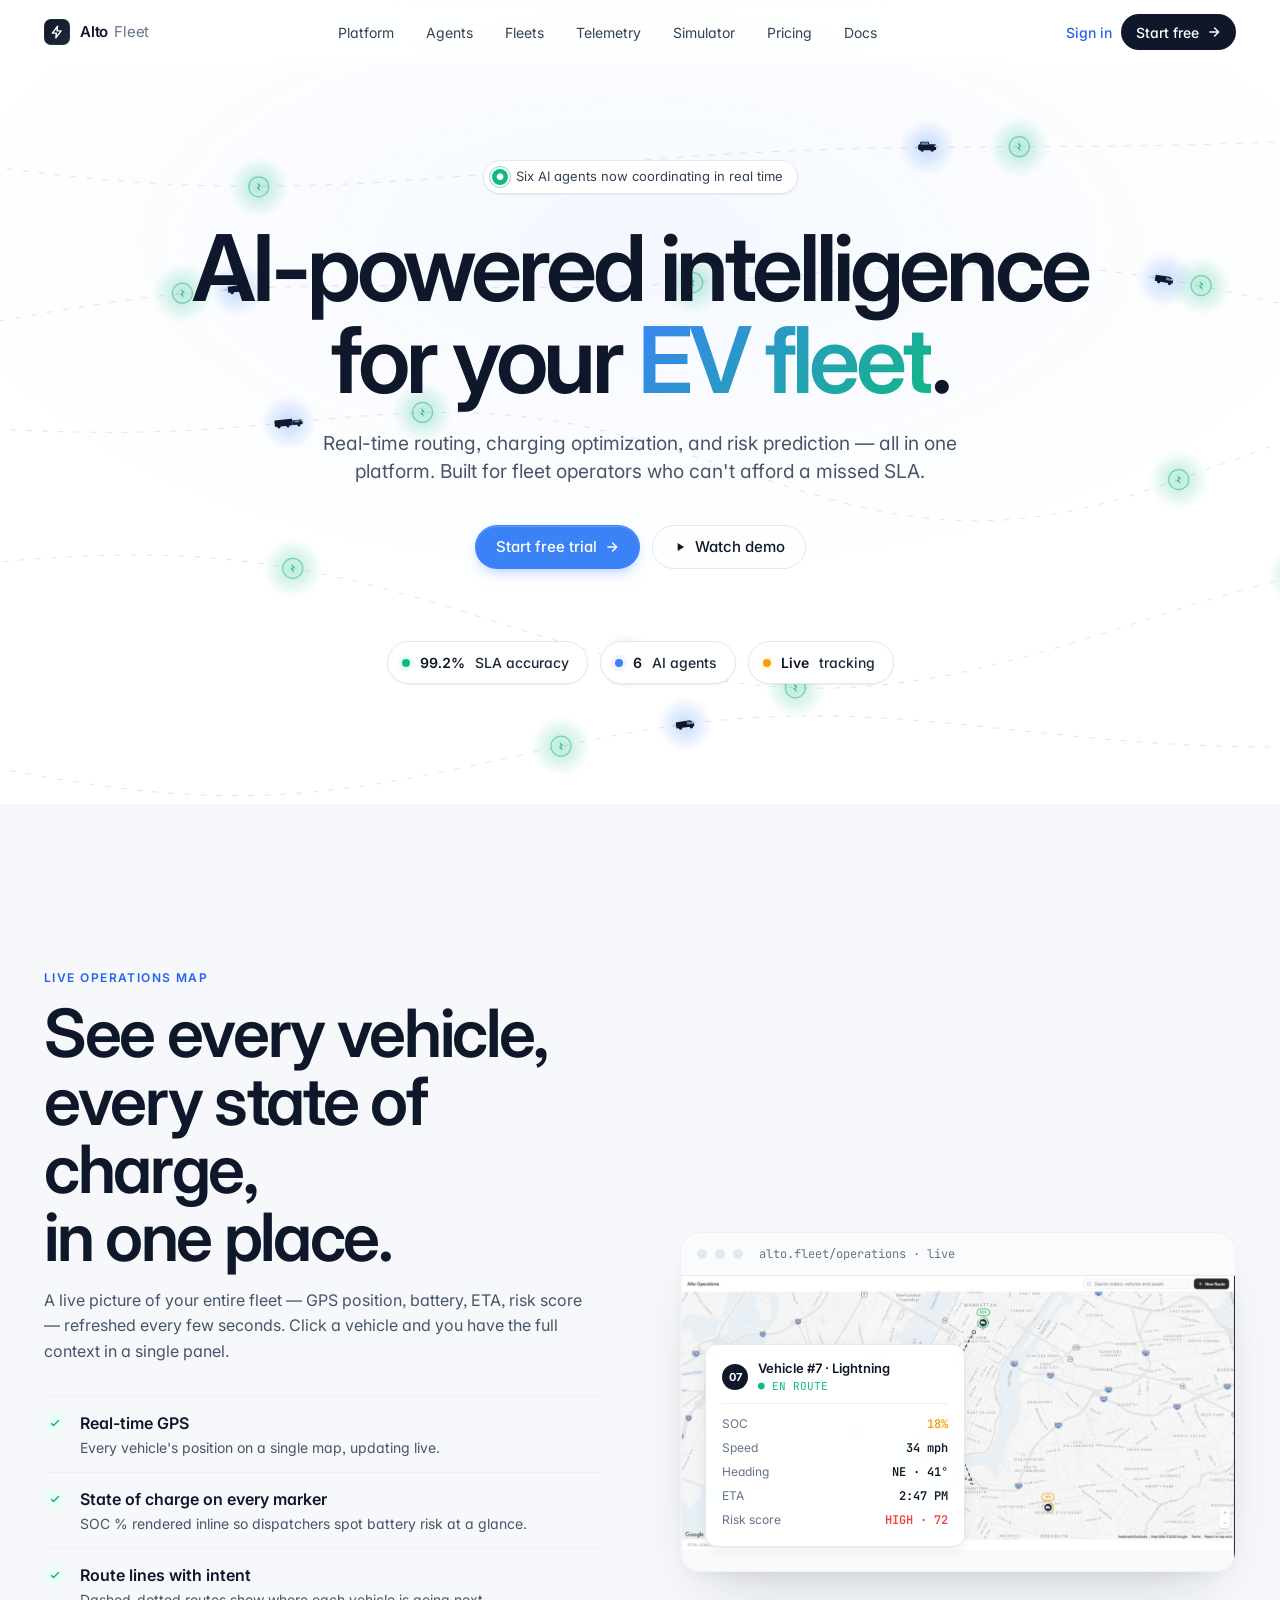
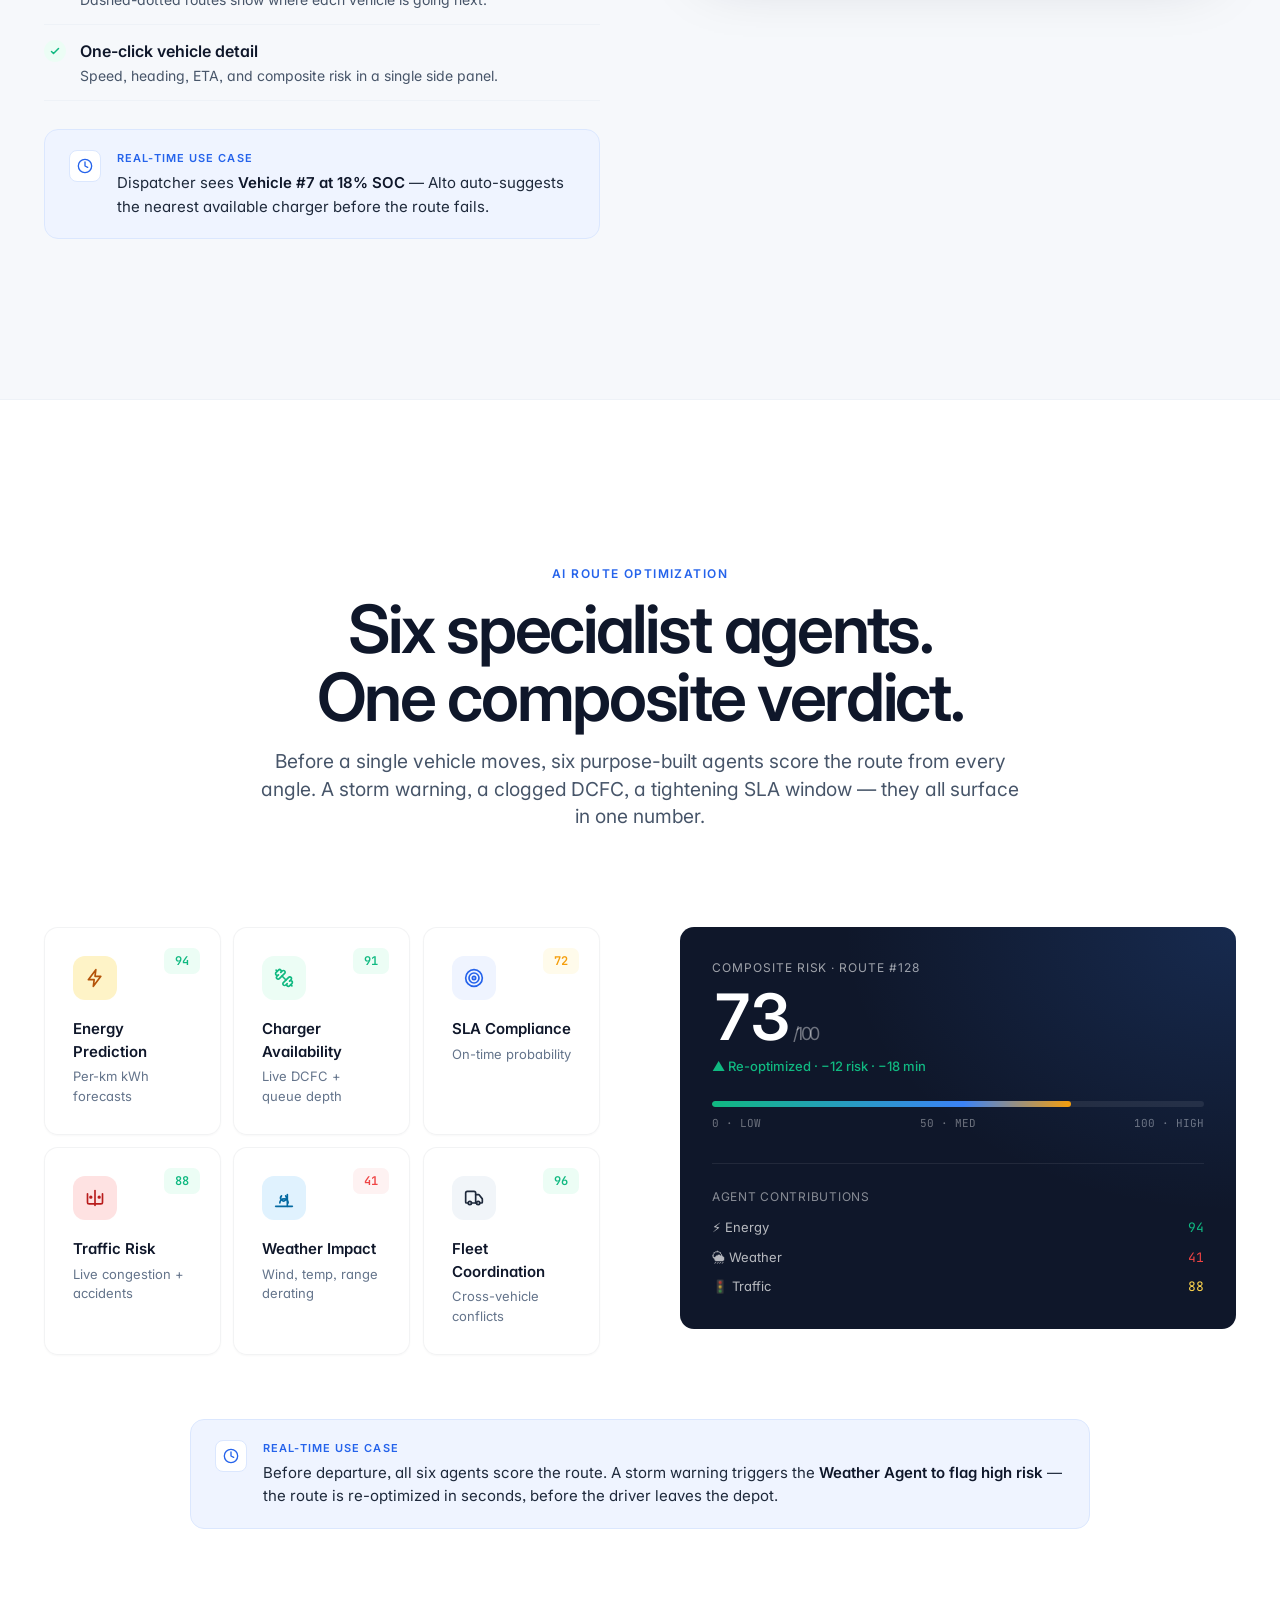
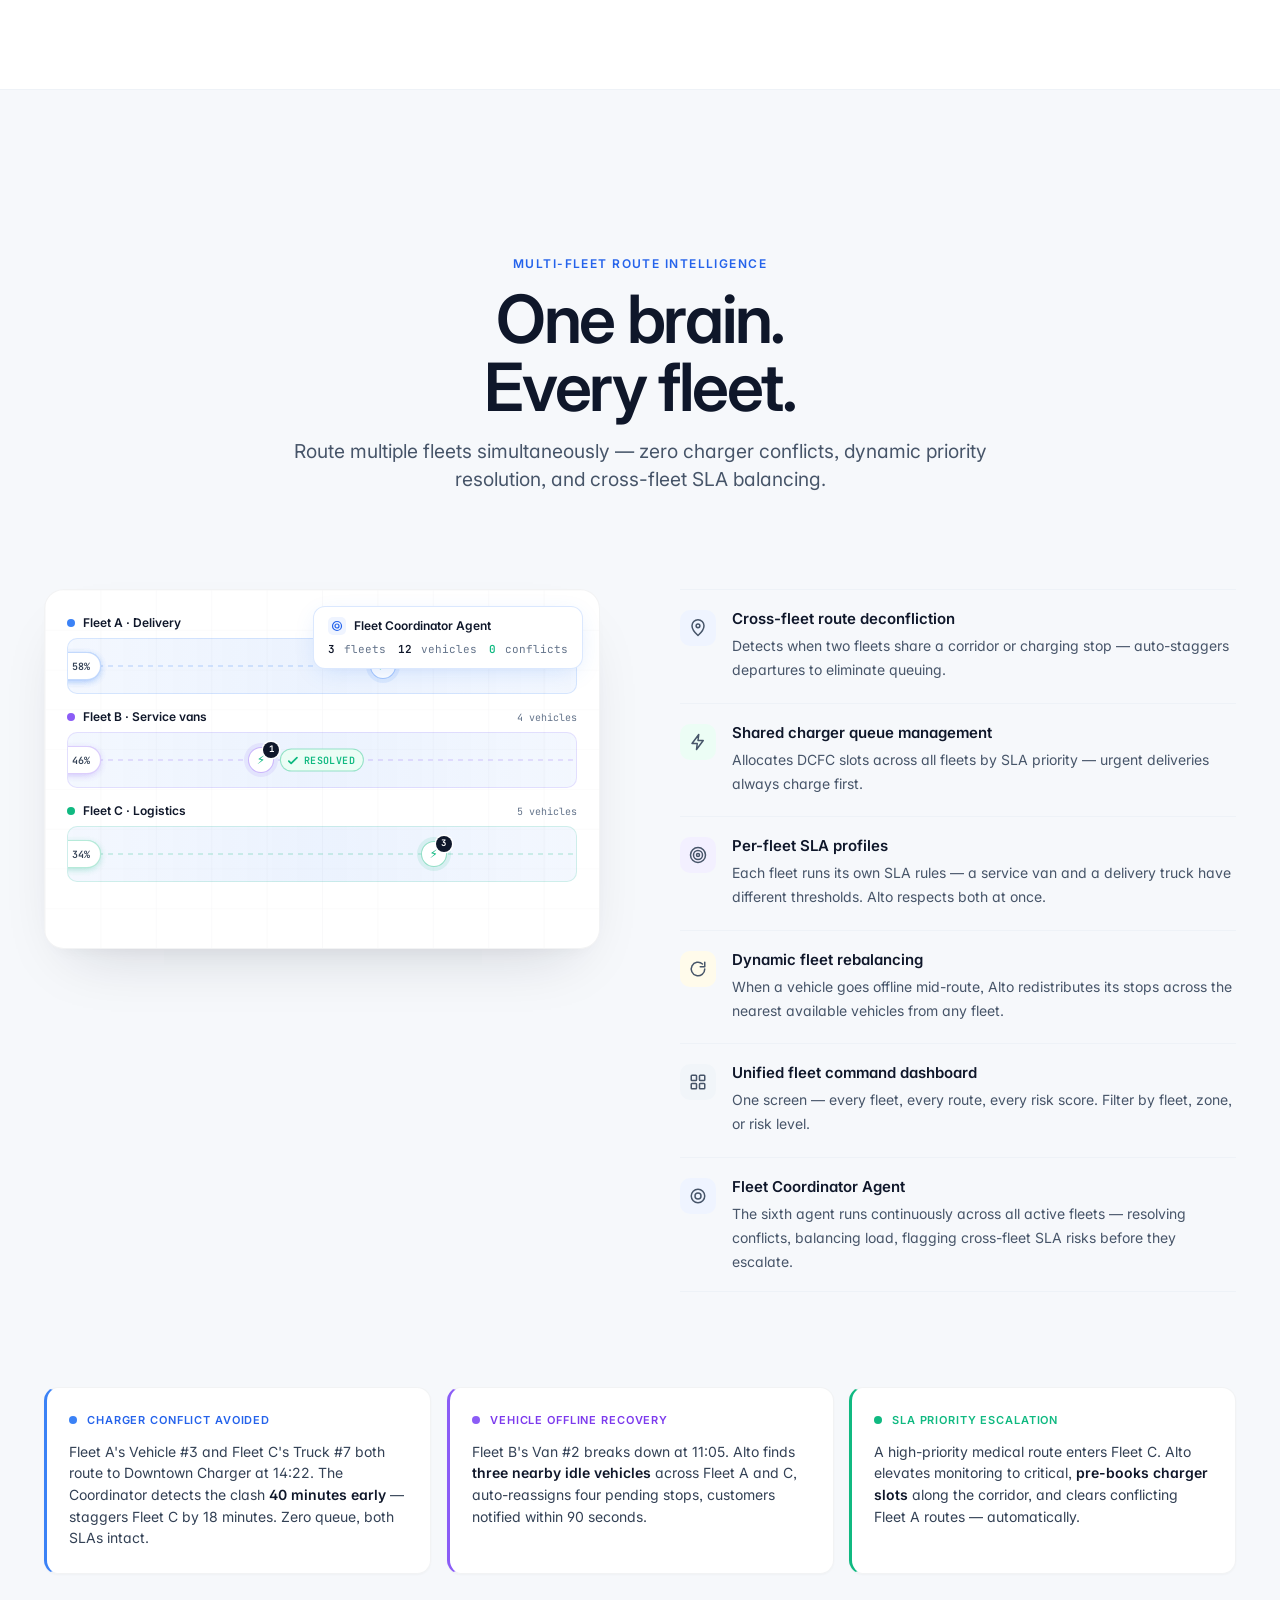
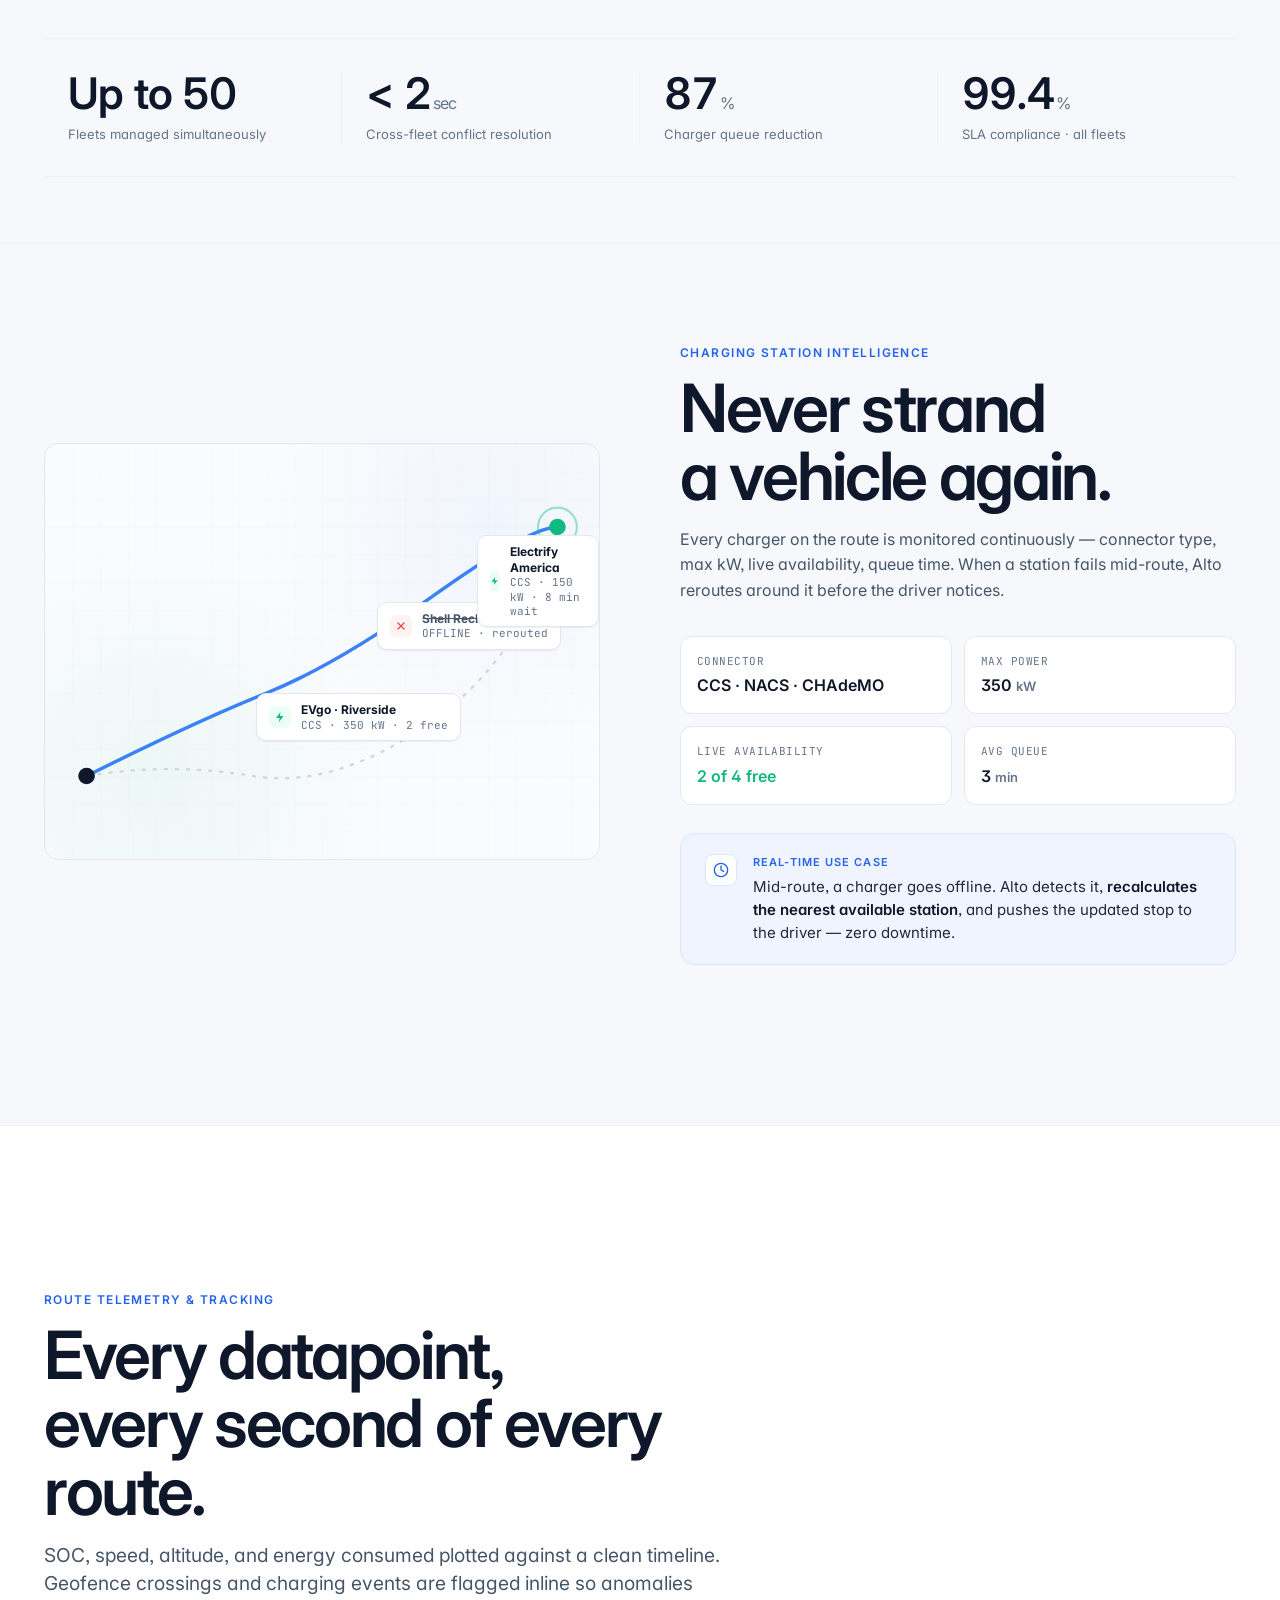
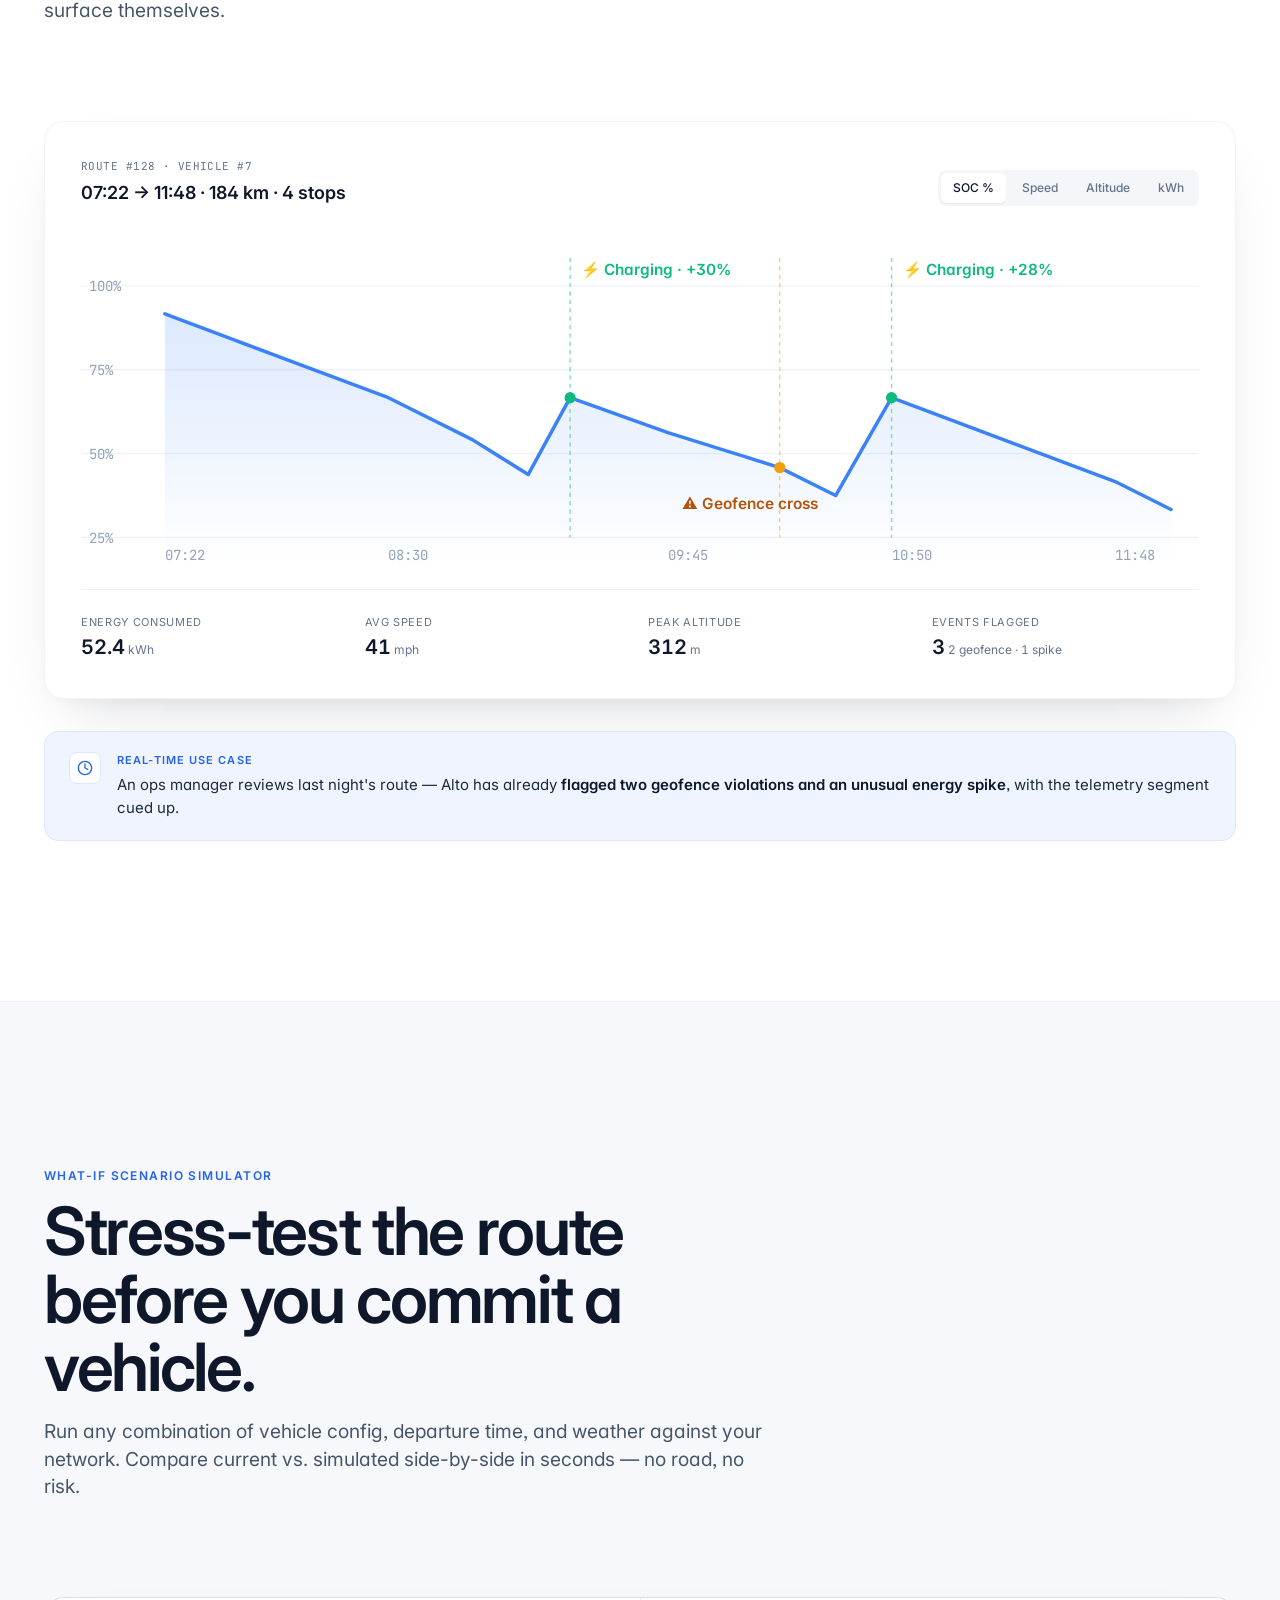
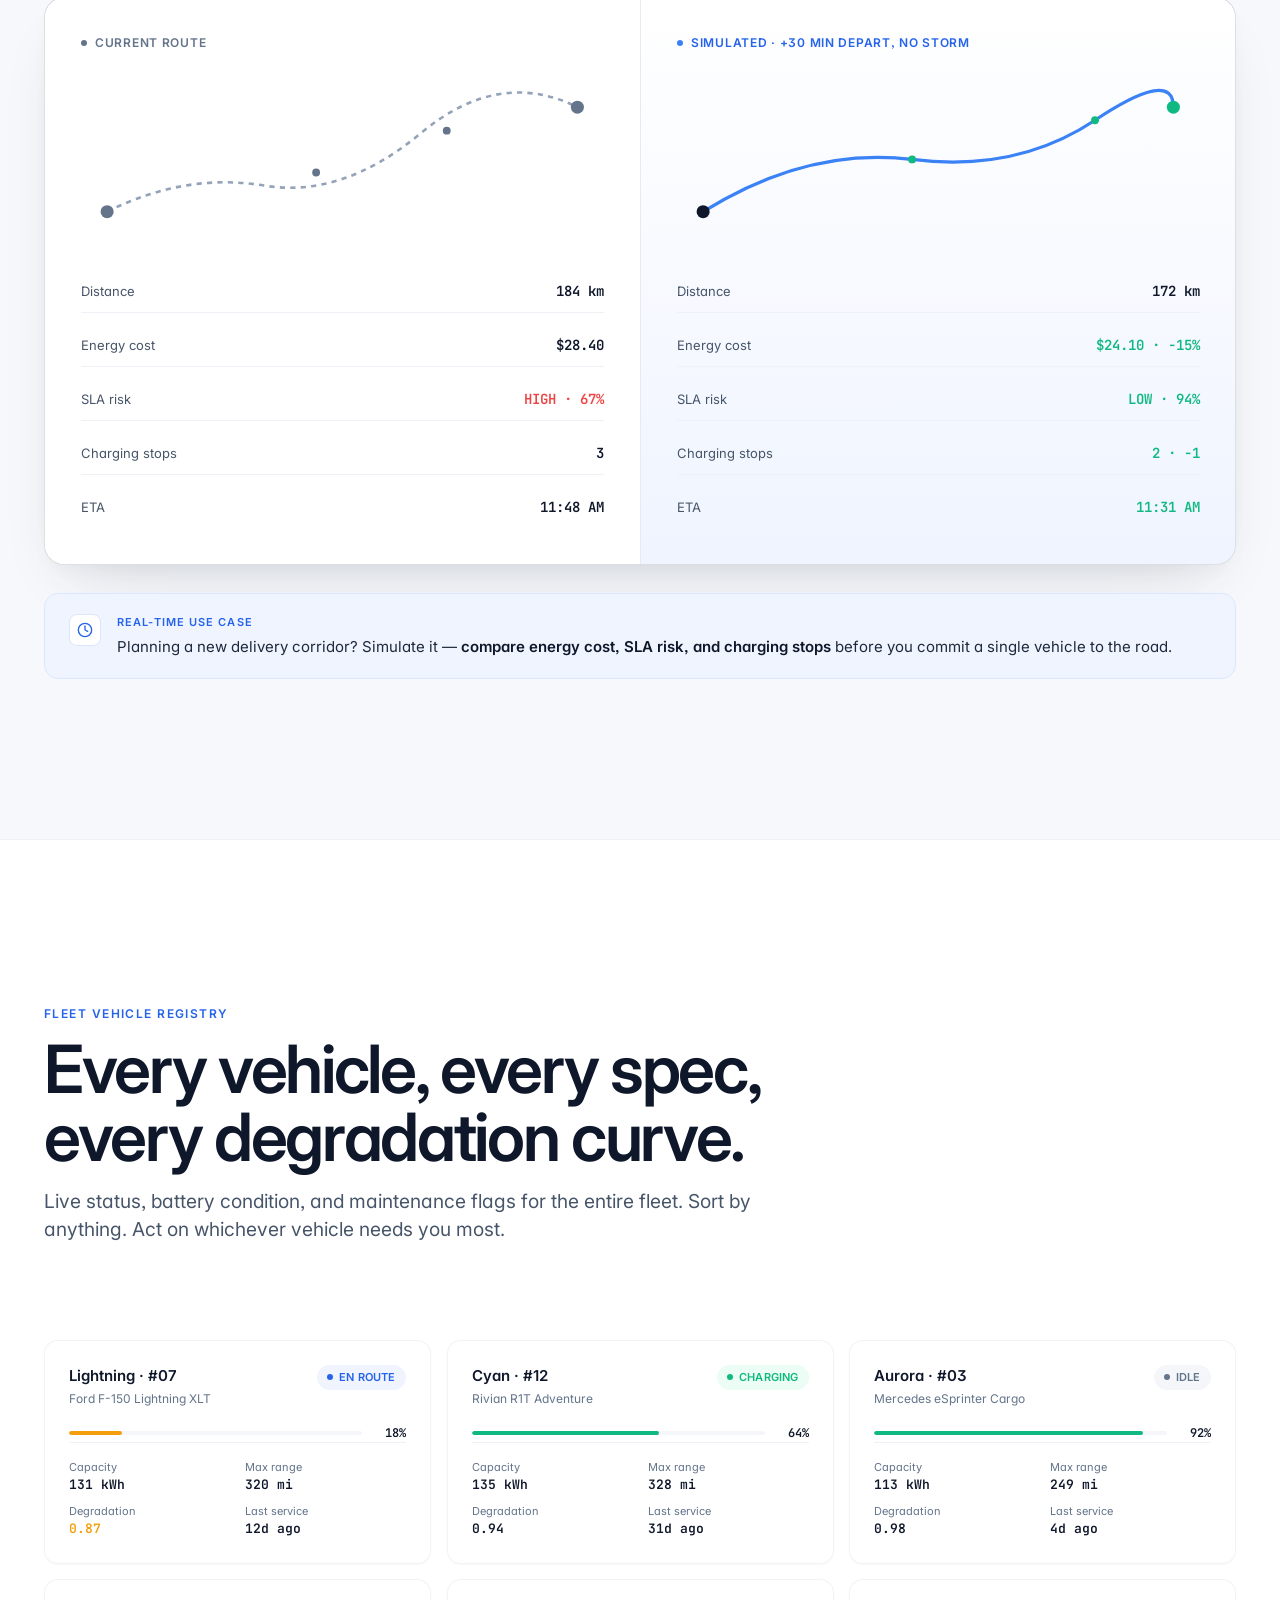
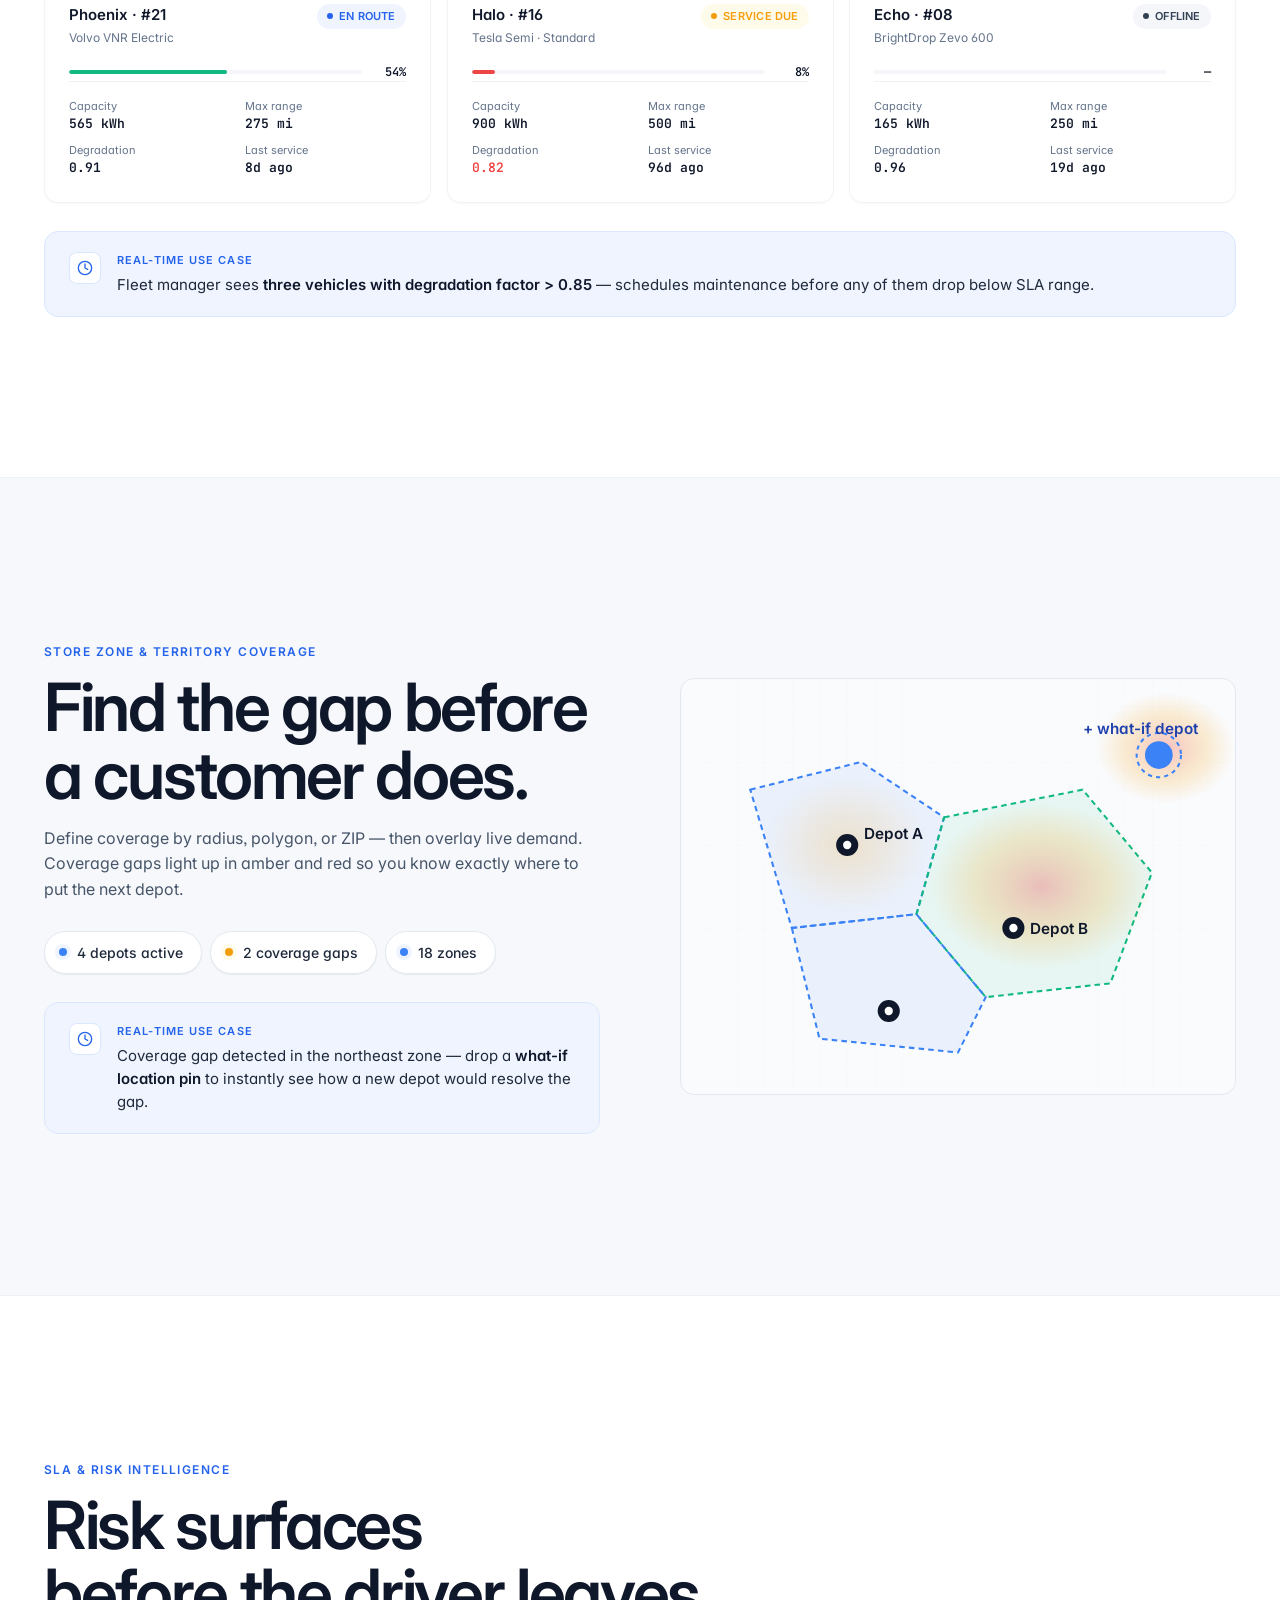
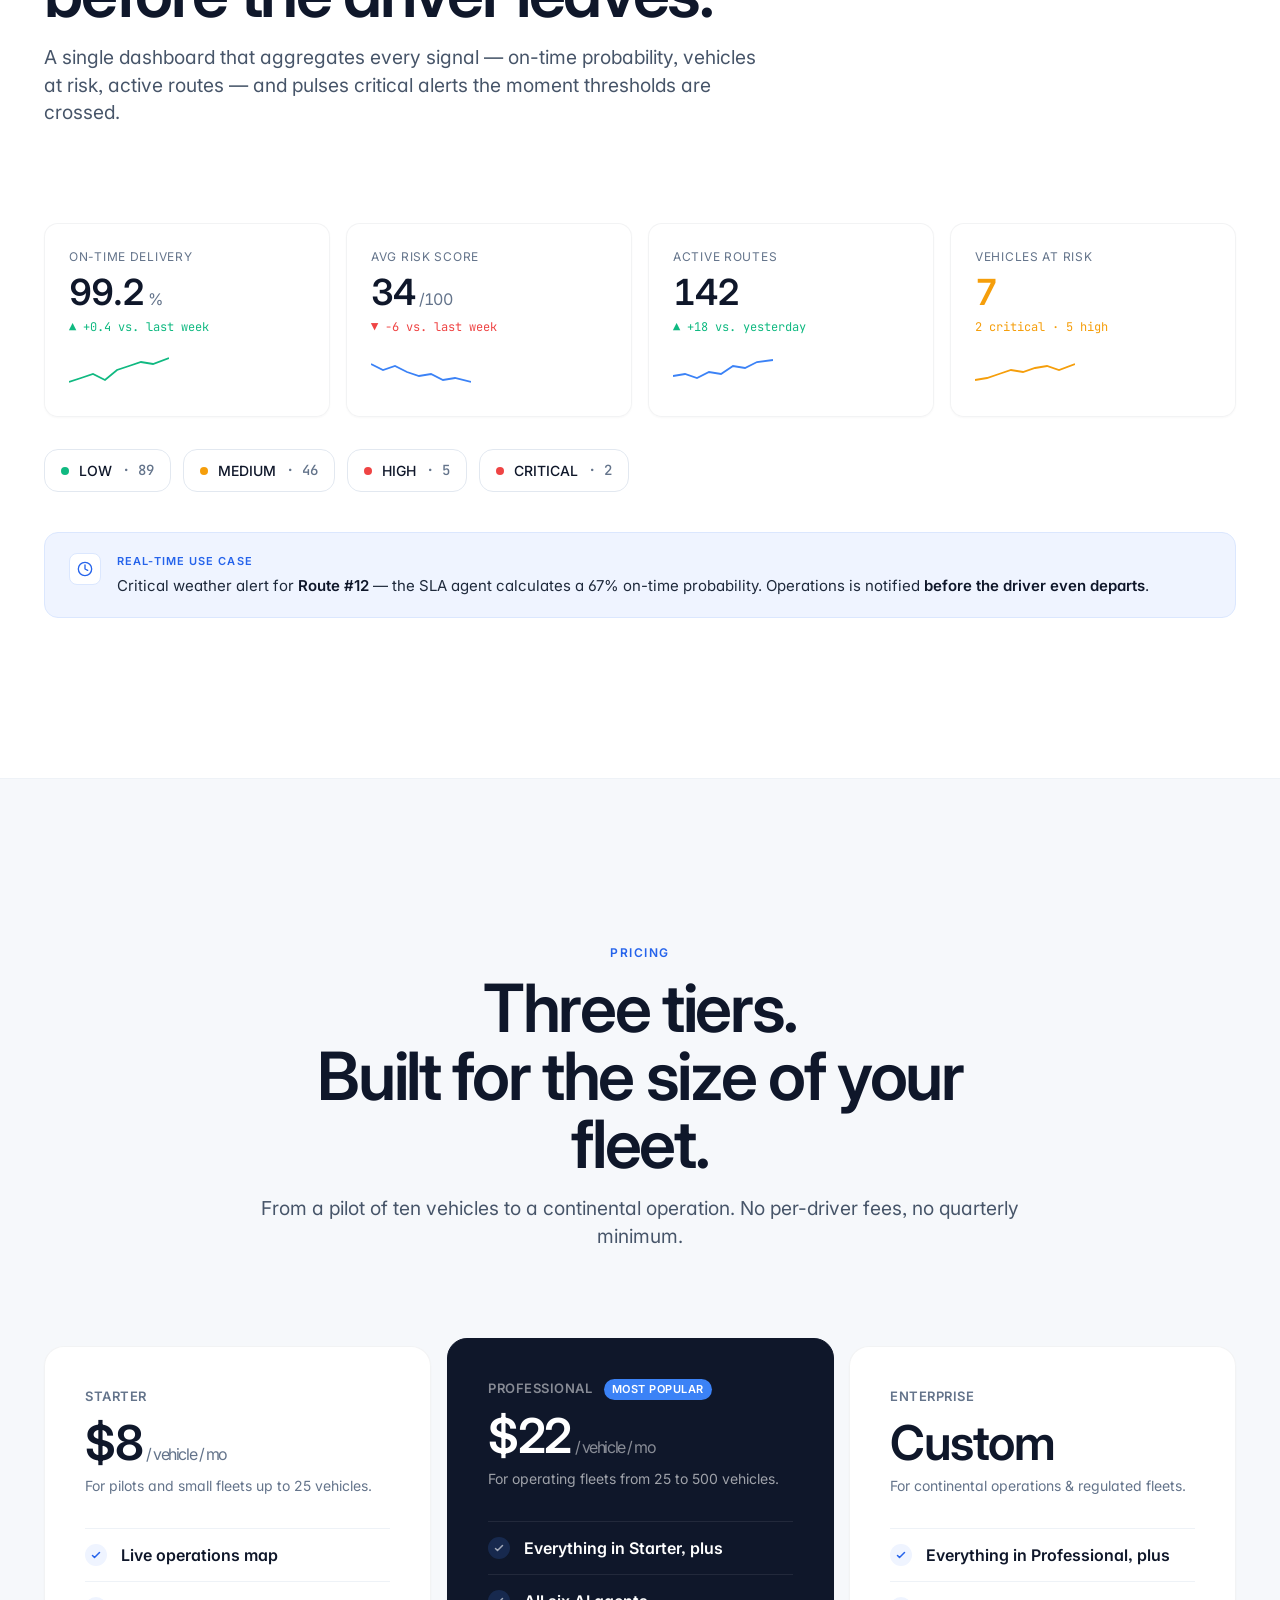
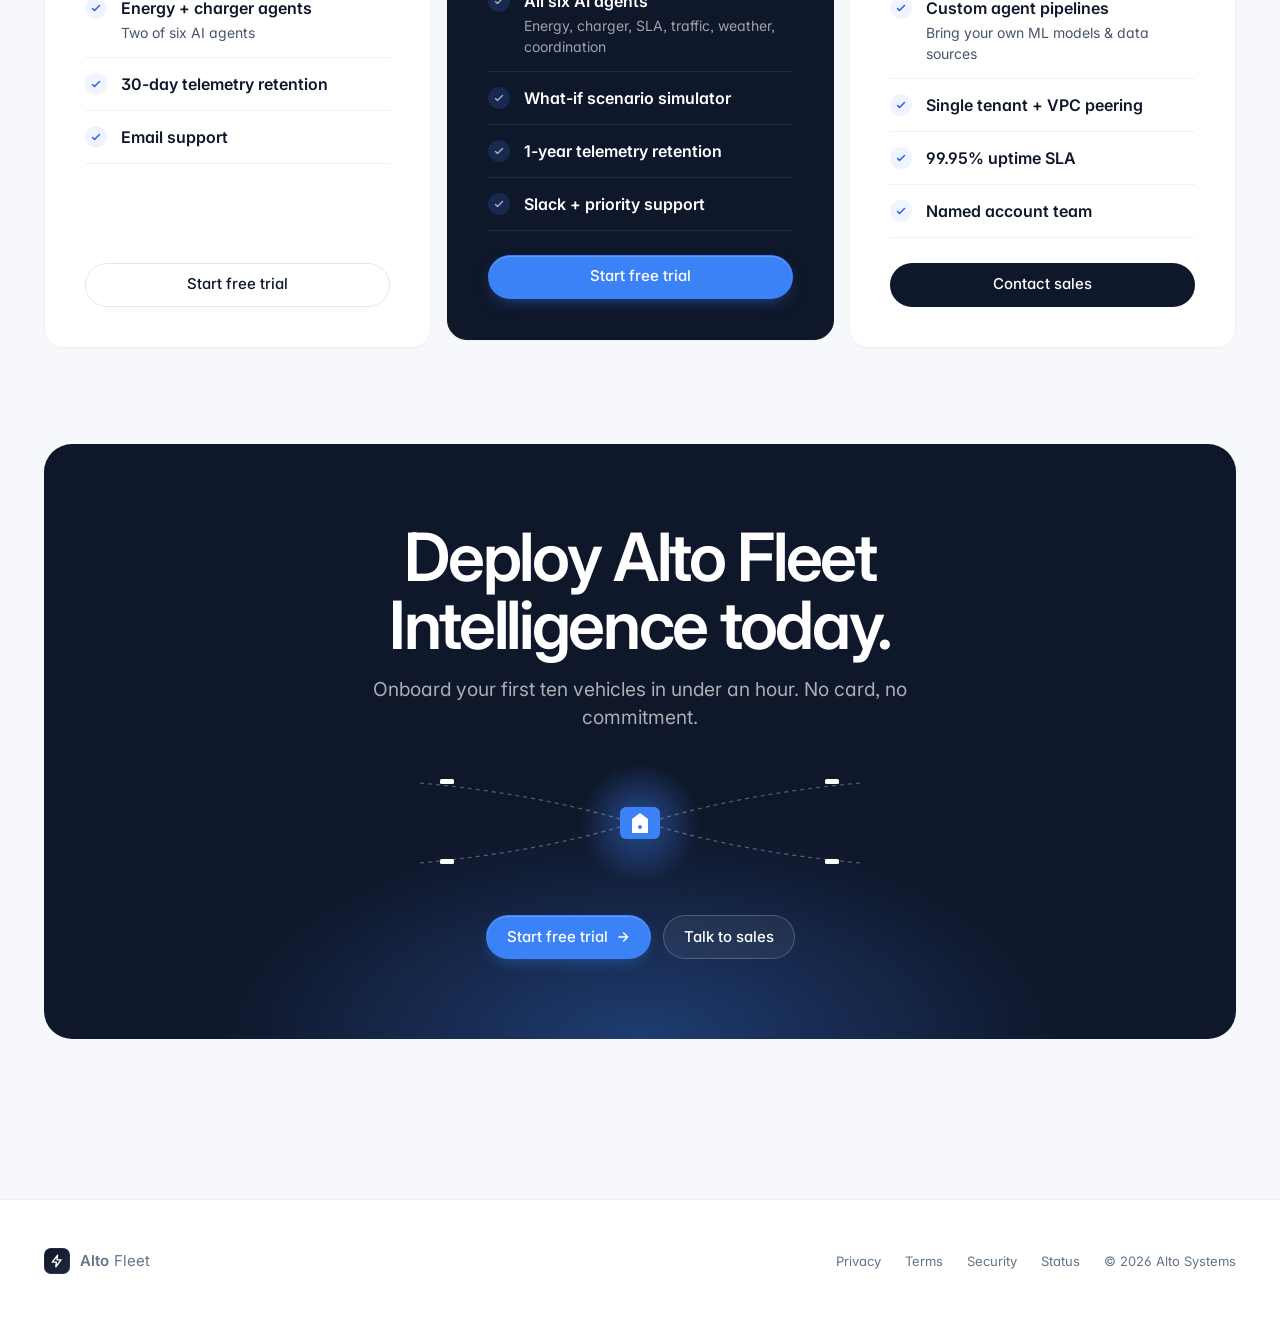
<file: Alto Fleet Intelligence.html>
<!doctype html>
<html lang="en">
<head>
<meta charset="utf-8" />
<meta name="viewport" content="width=device-width, initial-scale=1" />
<title>Alto Fleet Intelligence — AI-powered EV fleet operations</title>
<link rel="preconnect" href="https://fonts.googleapis.com">
<link rel="preconnect" href="https://fonts.gstatic.com" crossorigin>
<link href="https://fonts.googleapis.com/css2?family=Inter:wght@400;500;600;700&family=JetBrains+Mono:wght@400;500;600&display=swap" rel="stylesheet">
<link rel="stylesheet" href="styles.css" />
</head>
<body>

<canvas id="fleet-canvas"></canvas>

<!-- ─────────────────────────── NAV ─────────────────────────── -->
<nav class="nav" id="nav">
  <div class="wrap nav-row">
    <a href="#" class="brand">
      <span class="brand-mark">
        <svg viewBox="0 0 24 24" fill="none" stroke="currentColor" stroke-width="2.4" stroke-linecap="round" stroke-linejoin="round"><path d="M13 2 4 14h7l-1 8 9-12h-7z"/></svg>
      </span>
      <span class="brand-name"><b>Alto</b><span>Fleet</span></span>
    </a>
    <div class="nav-links">
      <a href="#platform">Platform</a>
      <a href="#agents">Agents</a>
      <a href="#multi-fleet">Fleets</a>
      <a href="#telemetry">Telemetry</a>
      <a href="#sim">Simulator</a>
      <a href="#pricing">Pricing</a>
      <a href="#">Docs</a>
    </div>
    <div class="nav-cta">
      <a href="#" class="btn btn-link btn-sm">Sign in</a>
      <a href="#pricing" class="btn btn-dark btn-sm">Start free
        <svg class="arrow" width="14" height="14" viewBox="0 0 24 24" fill="none" stroke="currentColor" stroke-width="2.4" stroke-linecap="round" stroke-linejoin="round"><path d="M5 12h14M13 5l7 7-7 7"/></svg>
      </a>
    </div>
  </div>
</nav>

<!-- ─────────────────────────── HERO ─────────────────────────── -->
<header class="hero">
  <div class="hero-bg"></div>

  <div class="wrap hero-inner">
    <div class="hero-badge" data-reveal>
      <span class="pulse">●</span>
      Six AI agents now coordinating in real time
    </div>

    <h1 class="h1" data-reveal data-reveal-delay="1">AI-powered intelligence<br/>for your <span style="background: linear-gradient(135deg, var(--blue) 0%, var(--emerald) 100%); -webkit-background-clip: text; background-clip: text; color: transparent;">EV fleet</span>.</h1>

    <p class="lead hero-sub" data-reveal data-reveal-delay="2">Real-time routing, charging optimization, and risk prediction&nbsp;— all in one platform. Built for fleet operators who can't afford a missed SLA.</p>

    <div class="hero-ctas" data-reveal data-reveal-delay="3">
      <a href="#pricing" class="btn btn-primary">Start free trial
        <svg class="arrow" width="14" height="14" viewBox="0 0 24 24" fill="none" stroke="currentColor" stroke-width="2.4" stroke-linecap="round" stroke-linejoin="round"><path d="M5 12h14M13 5l7 7-7 7"/></svg>
      </a>
      <a href="#" class="btn btn-ghost">
        <svg width="14" height="14" viewBox="0 0 24 24" fill="currentColor"><path d="M8 5v14l11-7z"/></svg>
        Watch demo
      </a>
    </div>

    <div class="hero-stats" data-reveal data-reveal-delay="4">
      <span class="stat-pill"><span class="dot"></span><b><span data-count="99.2" data-decimals="1" data-suffix="%">0</span></b> SLA accuracy</span>
      <span class="stat-pill"><span class="dot blue"></span><b><span data-count="6">0</span></b> AI agents</span>
      <span class="stat-pill"><span class="dot amber"></span><b>Live</b> tracking</span>
    </div>
  </div>
</header>

<!-- ─────────────────────── 2 · LIVE OPS MAP ─────────────────────── -->
<section class="section alt" id="platform">
  <div class="wrap">
    <div class="grid-2">
      <div data-reveal="left">
        <span class="eyebrow">Live operations map</span>
        <h2 class="h2" style="margin-top:12px;">See every vehicle,<br/>every state of charge,<br/>in one place.</h2>
        <p class="body">A live picture of your entire fleet — GPS position, battery, ETA, risk score — refreshed every few seconds. Click a vehicle and you have the full context in a single panel.</p>

        <ul class="feat-list">
          <li>
            <span class="check"><svg viewBox="0 0 24 24" fill="none" stroke="currentColor" stroke-width="3" stroke-linecap="round" stroke-linejoin="round"><path d="M5 13l4 4L19 7"/></svg></span>
            <div><b>Real-time GPS</b><span>Every vehicle's position on a single map, updating live.</span></div>
          </li>
          <li>
            <span class="check"><svg viewBox="0 0 24 24" fill="none" stroke="currentColor" stroke-width="3" stroke-linecap="round" stroke-linejoin="round"><path d="M5 13l4 4L19 7"/></svg></span>
            <div><b>State of charge on every marker</b><span>SOC % rendered inline so dispatchers spot battery risk at a glance.</span></div>
          </li>
          <li>
            <span class="check"><svg viewBox="0 0 24 24" fill="none" stroke="currentColor" stroke-width="3" stroke-linecap="round" stroke-linejoin="round"><path d="M5 13l4 4L19 7"/></svg></span>
            <div><b>Route lines with intent</b><span>Dashed-dotted routes show where each vehicle is going next.</span></div>
          </li>
          <li>
            <span class="check"><svg viewBox="0 0 24 24" fill="none" stroke="currentColor" stroke-width="3" stroke-linecap="round" stroke-linejoin="round"><path d="M5 13l4 4L19 7"/></svg></span>
            <div><b>One-click vehicle detail</b><span>Speed, heading, ETA, and composite risk in a single side panel.</span></div>
          </li>
        </ul>

        <div class="usecase">
          <span class="usecase-icon">
            <svg width="16" height="16" viewBox="0 0 24 24" fill="none" stroke="currentColor" stroke-width="2" stroke-linecap="round" stroke-linejoin="round"><circle cx="12" cy="12" r="10"/><path d="M12 6v6l4 2"/></svg>
          </span>
          <div class="usecase-body">
            <span class="usecase-label">Real-time use case</span>
            Dispatcher sees <b>Vehicle #7 at 18% SOC</b> — Alto auto-suggests the nearest available charger before the route fails.
          </div>
        </div>
      </div>

      <div class="mock" data-reveal="right" data-reveal-delay="1">
        <div class="mock-bar">
          <span class="dot"></span><span class="dot"></span><span class="dot"></span>
          <span class="title">alto.fleet/operations · live</span>
        </div>
        <div style="position:relative;">
          <img src="assets/alto-operations-map.png" alt="Alto Operations live fleet map" style="width:100%; height:auto; display:block;" />
          <!-- Vehicle detail overlay -->
          <div class="map-overlay">
            <div class="head">
              <span class="veh-pip">07</span>
              <div>
                <div class="veh-name">Vehicle #7 · Lightning</div>
                <div class="veh-status">● EN ROUTE</div>
              </div>
            </div>
            <div class="row"><span>SOC</span><b style="color:var(--amber);">18%</b></div>
            <div class="row"><span>Speed</span><b>34 mph</b></div>
            <div class="row"><span>Heading</span><b>NE · 41°</b></div>
            <div class="row"><span>ETA</span><b>2:47 PM</b></div>
            <div class="row"><span>Risk score</span><b style="color:var(--red);">HIGH · 72</b></div>
          </div>
        </div>
      </div>
    </div>
  </div>
</section>

<!-- ─────────────────────── 3 · 6-AGENT SYSTEM ─────────────────────── -->
<section class="section" id="agents">
  <div class="wrap">
    <div class="section-head center" data-reveal>
      <span class="eyebrow">AI route optimization</span>
      <h2 class="h2" style="margin-top:12px;">Six specialist agents.<br/>One composite verdict.</h2>
      <p class="lead">Before a single vehicle moves, six purpose-built agents score the route from every angle. A storm warning, a clogged DCFC, a tightening SLA window — they all surface in one number.</p>
    </div>

    <div class="grid-2 start">
      <div class="agent-grid">
        <div class="agent-card" data-reveal data-reveal-delay="1">
          <span class="score" data-count="94">0</span>
          <div class="icon" style="background:#FEF3C7; color:#B45309;">
            <svg viewBox="0 0 24 24" fill="none" stroke="currentColor" stroke-width="2" stroke-linecap="round" stroke-linejoin="round"><path d="M13 2 4 14h7l-1 8 9-12h-7z"/></svg>
          </div>
          <div class="name">Energy Prediction</div>
          <div class="desc">Per-km kWh forecasts</div>
        </div>
        <div class="agent-card" data-reveal data-reveal-delay="2">
          <span class="score" data-count="91">0</span>
          <div class="icon" style="background:#ECFDF5; color:var(--emerald);">
            <svg viewBox="0 0 24 24" fill="none" stroke="currentColor" stroke-width="2" stroke-linecap="round" stroke-linejoin="round"><path d="M14.4 14.4 9.6 9.6"/><path d="M18.657 21.485a2 2 0 1 1-2.829-2.828l-1.767 1.768a2 2 0 1 1-2.829-2.829l6.364-6.364a2 2 0 1 1 2.829 2.829l-1.768 1.767a2 2 0 1 1 2.828 2.829z"/><path d="m21.5 21.5-1.4-1.4"/><path d="M3.9 3.9 2.5 2.5"/><path d="M6.404 12.768a2 2 0 1 1-2.829-2.829l1.768-1.767a2 2 0 1 1-2.828-2.829l2.828-2.828a2 2 0 1 1 2.829 2.828l1.767-1.768a2 2 0 1 1 2.829 2.829z"/></svg>
          </div>
          <div class="name">Charger Availability</div>
          <div class="desc">Live DCFC + queue depth</div>
        </div>
        <div class="agent-card" data-reveal data-reveal-delay="3">
          <span class="score warn" data-count="72">0</span>
          <div class="icon" style="background:#EFF4FF; color:var(--blue-2);">
            <svg viewBox="0 0 24 24" fill="none" stroke="currentColor" stroke-width="2" stroke-linecap="round" stroke-linejoin="round"><circle cx="12" cy="12" r="10"/><circle cx="12" cy="12" r="6"/><circle cx="12" cy="12" r="2"/></svg>
          </div>
          <div class="name">SLA Compliance</div>
          <div class="desc">On-time probability</div>
        </div>
        <div class="agent-card" data-reveal data-reveal-delay="4">
          <span class="score" data-count="88">0</span>
          <div class="icon" style="background:#FEE2E2; color:#B91C1C;">
            <svg viewBox="0 0 24 24" fill="none" stroke="currentColor" stroke-width="2" stroke-linecap="round" stroke-linejoin="round"><path d="M3 7v10a2 2 0 0 0 2 2h14a2 2 0 0 0 2-2V7"/><path d="M12 3v18"/><circle cx="7" cy="11" r="1"/><circle cx="17" cy="11" r="1"/></svg>
          </div>
          <div class="name">Traffic Risk</div>
          <div class="desc">Live congestion + accidents</div>
        </div>
        <div class="agent-card" data-reveal data-reveal-delay="5">
          <span class="score bad" data-count="41">0</span>
          <div class="icon" style="background:#E0F2FE; color:#0369A1;">
            <svg viewBox="0 0 24 24" fill="none" stroke="currentColor" stroke-width="2" stroke-linecap="round" stroke-linejoin="round"><path d="M17 18a5 5 0 0 0-10 0"/><path d="M14 9.5a3.5 3.5 0 1 1-5 0"/><path d="M2 22h20"/><path d="M16 22V8"/></svg>
          </div>
          <div class="name">Weather Impact</div>
          <div class="desc">Wind, temp, range derating</div>
        </div>
        <div class="agent-card" data-reveal data-reveal-delay="6">
          <span class="score" data-count="96">0</span>
          <div class="icon" style="background:#F1F5F9; color:var(--ink-2);">
            <svg viewBox="0 0 24 24" fill="none" stroke="currentColor" stroke-width="2" stroke-linecap="round" stroke-linejoin="round"><path d="M14 18V6a2 2 0 0 0-2-2H4a2 2 0 0 0-2 2v11a1 1 0 0 0 1 1h2"/><path d="M15 18H9"/><path d="M19 18h2a1 1 0 0 0 1-1v-3.65a1 1 0 0 0-.22-.624l-3.48-4.35A1 1 0 0 0 17.52 8H14"/><circle cx="17" cy="18" r="2"/><circle cx="7" cy="18" r="2"/></svg>
          </div>
          <div class="name">Fleet Coordination</div>
          <div class="desc">Cross-vehicle conflicts</div>
        </div>
      </div>

      <div class="gauge-card" data-reveal="right" data-reveal-delay="2">
        <div class="label">Composite risk · Route #128</div>
        <div class="value"><span data-count="73">0</span><sub>/100</sub></div>
        <div class="verdict">▲ Re-optimized · −12 risk · −18 min</div>
        <div class="gauge-track">
          <div class="gauge-fill" data-fill="73%"></div>
        </div>
        <div class="gauge-marks">
          <span>0 · LOW</span>
          <span>50 · MED</span>
          <span>100 · HIGH</span>
        </div>

        <div style="margin-top: 32px; padding-top: 24px; border-top: 1px solid rgba(255,255,255,0.08);">
          <div style="font-size:12px; color: rgba(255,255,255,0.5); margin-bottom: 12px; letter-spacing: 0.06em; text-transform: uppercase;">Agent contributions</div>
          <div style="display:flex; flex-direction:column; gap: 10px;">
            <div style="display:flex; justify-content:space-between; font-size:13px;"><span style="color:rgba(255,255,255,0.7);">⚡ Energy</span><span style="font-family:var(--mono); color:var(--emerald);">94</span></div>
            <div style="display:flex; justify-content:space-between; font-size:13px;"><span style="color:rgba(255,255,255,0.7);">🌦 Weather</span><span style="font-family:var(--mono); color:var(--red);">41</span></div>
            <div style="display:flex; justify-content:space-between; font-size:13px;"><span style="color:rgba(255,255,255,0.7);">🚦 Traffic</span><span style="font-family:var(--mono); color:#FCD34D;">88</span></div>
          </div>
        </div>
      </div>
    </div>

    <div class="usecase" style="max-width: 900px; margin: 64px auto 0;" data-reveal>
      <span class="usecase-icon">
        <svg width="16" height="16" viewBox="0 0 24 24" fill="none" stroke="currentColor" stroke-width="2" stroke-linecap="round" stroke-linejoin="round"><circle cx="12" cy="12" r="10"/><path d="M12 6v6l4 2"/></svg>
      </span>
      <div class="usecase-body">
        <span class="usecase-label">Real-time use case</span>
        Before departure, all six agents score the route. A storm warning triggers the <b>Weather Agent to flag high risk</b> — the route is re-optimized in seconds, before the driver leaves the depot.
      </div>
    </div>
  </div>
</section>

<!-- ─────────────────────── 3.5 · MULTI-FLEET ─────────────────────── -->
<section class="section alt" id="multi-fleet">
  <div class="wrap">
    <div class="section-head center" data-reveal>
      <span class="eyebrow">Multi-fleet route intelligence</span>
      <h2 class="h2" style="margin-top:12px;">One brain.<br/>Every fleet.</h2>
      <p class="lead">Route multiple fleets simultaneously — zero charger conflicts, dynamic priority resolution, and cross-fleet SLA balancing.</p>
    </div>

    <div class="grid-2 start">
      <!-- ── Animated multi-fleet command view ── -->
      <div class="mf-mock" data-reveal="left">
        <svg class="mf-grid" viewBox="0 0 400 360" preserveAspectRatio="none" aria-hidden="true">
          <defs>
            <pattern id="mfBlocks" width="40" height="40" patternUnits="userSpaceOnUse">
              <path d="M0 0H40M0 0V40" fill="none" stroke="rgba(15,23,42,0.05)" stroke-width="1"/>
            </pattern>
          </defs>
          <rect width="400" height="360" fill="url(#mfBlocks)"/>
        </svg>

        <!-- Coordinator agent card -->
        <div class="coord-card" data-reveal data-reveal-delay="4">
          <div class="coord-pulse"></div>
          <div class="coord-head">
            <span class="coord-mark">
              <svg width="12" height="12" viewBox="0 0 24 24" fill="none" stroke="currentColor" stroke-width="2.4" stroke-linecap="round" stroke-linejoin="round"><circle cx="12" cy="12" r="4"/><circle cx="12" cy="12" r="9"/></svg>
            </span>
            Fleet Coordinator Agent
          </div>
          <div class="coord-stats">
            <span><b><span data-count="3">0</span></b> fleets</span>
            <span><b><span data-count="12">0</span></b> vehicles</span>
            <span><b style="color:var(--emerald);">0</b> conflicts</span>
          </div>
        </div>

        <!-- Fleet A: blue (delivery, fastest) -->
        <div class="mf-lane fleet-a" data-reveal="left" data-reveal-delay="1">
          <div class="lane-head">
            <span class="lane-pip"></span>
            <span class="lane-name">Fleet A · Delivery</span>
            <span class="lane-count">3 vehicles</span>
          </div>
          <div class="lane-track">
            <div class="lane-charger" style="left: 62%;">
              <span class="bolt">⚡</span><span class="q">2</span>
            </div>
            <div class="lane-veh v1"><span class="veh-icon"><svg viewBox="0 0 26 14" fill="currentColor"><rect x="12" y="4" width="10" height="6" rx="1"/><rect x="2" y="5" width="10" height="5" rx="1"/><rect x="4" y="6" width="3" height="2" fill="#fff" opacity="0.85"/><circle cx="6" cy="11.5" r="1.5" fill="#0F172A"/><circle cx="18" cy="11.5" r="1.5" fill="#0F172A"/></svg></span><i>92%</i></div>
            <div class="lane-veh v2"><span class="veh-icon"><svg viewBox="0 0 26 14" fill="currentColor"><rect x="12" y="4" width="10" height="6" rx="1"/><rect x="2" y="5" width="10" height="5" rx="1"/><rect x="4" y="6" width="3" height="2" fill="#fff" opacity="0.85"/><circle cx="6" cy="11.5" r="1.5" fill="#0F172A"/><circle cx="18" cy="11.5" r="1.5" fill="#0F172A"/></svg></span><i>74%</i></div>
            <div class="lane-veh v3"><span class="veh-icon"><svg viewBox="0 0 26 14" fill="currentColor"><rect x="12" y="4" width="10" height="6" rx="1"/><rect x="2" y="5" width="10" height="5" rx="1"/><rect x="4" y="6" width="3" height="2" fill="#fff" opacity="0.85"/><circle cx="6" cy="11.5" r="1.5" fill="#0F172A"/><circle cx="18" cy="11.5" r="1.5" fill="#0F172A"/></svg></span><i>58%</i></div>
          </div>
        </div>

        <!-- Fleet B: purple (service vans) -->
        <div class="mf-lane fleet-b" data-reveal="left" data-reveal-delay="2">
          <div class="lane-head">
            <span class="lane-pip"></span>
            <span class="lane-name">Fleet B · Service vans</span>
            <span class="lane-count">4 vehicles</span>
          </div>
          <div class="lane-track">
            <div class="lane-charger" style="left: 38%;">
              <span class="bolt">⚡</span><span class="q">1</span>
            </div>
            <div class="lane-veh v1"><span class="veh-icon"><svg viewBox="0 0 26 14" fill="currentColor"><path d="M2 6 L4 3.5 H17 V10 H2 Z"/><rect x="5" y="4.6" width="3" height="2.4" fill="#fff" opacity="0.85"/><rect x="9" y="4.6" width="3" height="2.4" fill="#fff" opacity="0.85"/><circle cx="5" cy="11.5" r="1.5" fill="#0F172A"/><circle cx="14" cy="11.5" r="1.5" fill="#0F172A"/></svg></span><i>81%</i></div>
            <div class="lane-veh v2"><span class="veh-icon"><svg viewBox="0 0 26 14" fill="currentColor"><path d="M2 6 L4 3.5 H17 V10 H2 Z"/><rect x="5" y="4.6" width="3" height="2.4" fill="#fff" opacity="0.85"/><rect x="9" y="4.6" width="3" height="2.4" fill="#fff" opacity="0.85"/><circle cx="5" cy="11.5" r="1.5" fill="#0F172A"/><circle cx="14" cy="11.5" r="1.5" fill="#0F172A"/></svg></span><i>46%</i></div>
            <!-- Conflict marker — sits at intersection -->
            <div class="conflict-marker">
              <svg width="14" height="14" viewBox="0 0 24 24" fill="none" stroke="currentColor" stroke-width="3" stroke-linecap="round" stroke-linejoin="round"><path d="M5 13l4 4L19 7"/></svg>
              <span>resolved</span>
            </div>
          </div>
        </div>

        <!-- Fleet C: green (logistics trucks, slowest) -->
        <div class="mf-lane fleet-c" data-reveal="left" data-reveal-delay="3">
          <div class="lane-head">
            <span class="lane-pip"></span>
            <span class="lane-name">Fleet C · Logistics</span>
            <span class="lane-count">5 vehicles</span>
          </div>
          <div class="lane-track">
            <div class="lane-charger" style="left: 72%;">
              <span class="bolt">⚡</span><span class="q">3</span>
            </div>
            <div class="lane-veh v1"><span class="veh-icon"><svg viewBox="0 0 26 14" fill="currentColor"><rect x="8" y="4" width="15" height="6" rx="0.5"/><rect x="1" y="5.5" width="7" height="4.5" rx="0.5"/><rect x="2" y="6.5" width="4" height="2.4" fill="#fff" opacity="0.85"/><circle cx="4" cy="11.5" r="1.3" fill="#0F172A"/><circle cx="12" cy="11.5" r="1.3" fill="#0F172A"/><circle cx="19" cy="11.5" r="1.3" fill="#0F172A"/></svg></span><i>67%</i></div>
            <div class="lane-veh v2"><span class="veh-icon"><svg viewBox="0 0 26 14" fill="currentColor"><rect x="8" y="4" width="15" height="6" rx="0.5"/><rect x="1" y="5.5" width="7" height="4.5" rx="0.5"/><rect x="2" y="6.5" width="4" height="2.4" fill="#fff" opacity="0.85"/><circle cx="4" cy="11.5" r="1.3" fill="#0F172A"/><circle cx="12" cy="11.5" r="1.3" fill="#0F172A"/><circle cx="19" cy="11.5" r="1.3" fill="#0F172A"/></svg></span><i>34%</i></div>
          </div>
        </div>
      </div>

      <!-- ── Feature list ── -->
      <div data-reveal="right">
        <ul class="mf-feats">
          <li data-reveal data-reveal-delay="1">
            <span class="mf-ic mf-ic-blue">
              <svg viewBox="0 0 24 24" fill="none" stroke="currentColor" stroke-width="2" stroke-linecap="round" stroke-linejoin="round"><path d="M12 22s-8-7-8-13a8 8 0 0 1 16 0c0 6-8 13-8 13z"/><circle cx="12" cy="9" r="2.5"/></svg>
            </span>
            <div>
              <b>Cross-fleet route deconfliction</b>
              <span>Detects when two fleets share a corridor or charging stop — auto-staggers departures to eliminate queuing.</span>
            </div>
          </li>
          <li data-reveal data-reveal-delay="2">
            <span class="mf-ic mf-ic-emerald">
              <svg viewBox="0 0 24 24" fill="none" stroke="currentColor" stroke-width="2" stroke-linecap="round" stroke-linejoin="round"><path d="M13 2 4 14h7l-1 8 9-12h-7z"/></svg>
            </span>
            <div>
              <b>Shared charger queue management</b>
              <span>Allocates DCFC slots across all fleets by SLA priority — urgent deliveries always charge first.</span>
            </div>
          </li>
          <li data-reveal data-reveal-delay="3">
            <span class="mf-ic mf-ic-purple">
              <svg viewBox="0 0 24 24" fill="none" stroke="currentColor" stroke-width="2" stroke-linecap="round" stroke-linejoin="round"><circle cx="12" cy="12" r="10"/><circle cx="12" cy="12" r="6"/><circle cx="12" cy="12" r="2"/></svg>
            </span>
            <div>
              <b>Per-fleet SLA profiles</b>
              <span>Each fleet runs its own SLA rules — a service van and a delivery truck have different thresholds. Alto respects both at once.</span>
            </div>
          </li>
          <li data-reveal data-reveal-delay="4">
            <span class="mf-ic mf-ic-amber">
              <svg viewBox="0 0 24 24" fill="none" stroke="currentColor" stroke-width="2" stroke-linecap="round" stroke-linejoin="round"><path d="M21 12a9 9 0 1 1-3-6.7"/><path d="M21 3v6h-6"/></svg>
            </span>
            <div>
              <b>Dynamic fleet rebalancing</b>
              <span>When a vehicle goes offline mid-route, Alto redistributes its stops across the nearest available vehicles from any fleet.</span>
            </div>
          </li>
          <li data-reveal data-reveal-delay="5">
            <span class="mf-ic mf-ic-ink">
              <svg viewBox="0 0 24 24" fill="none" stroke="currentColor" stroke-width="2" stroke-linecap="round" stroke-linejoin="round"><rect x="3" y="3" width="7" height="7" rx="1"/><rect x="14" y="3" width="7" height="7" rx="1"/><rect x="3" y="14" width="7" height="7" rx="1"/><rect x="14" y="14" width="7" height="7" rx="1"/></svg>
            </span>
            <div>
              <b>Unified fleet command dashboard</b>
              <span>One screen — every fleet, every route, every risk score. Filter by fleet, zone, or risk level.</span>
            </div>
          </li>
          <li data-reveal data-reveal-delay="6">
            <span class="mf-ic mf-ic-blue">
              <svg viewBox="0 0 24 24" fill="none" stroke="currentColor" stroke-width="2" stroke-linecap="round" stroke-linejoin="round"><circle cx="12" cy="12" r="4"/><circle cx="12" cy="12" r="9"/></svg>
            </span>
            <div>
              <b>Fleet Coordinator Agent</b>
              <span>The sixth agent runs continuously across all active fleets — resolving conflicts, balancing load, flagging cross-fleet SLA risks before they escalate.</span>
            </div>
          </li>
        </ul>
      </div>
    </div>

    <!-- ── Use case row ── -->
    <div class="uc-row">
      <div class="uc-card uc-blue" data-reveal data-reveal-delay="1">
        <div class="uc-head">
          <span class="uc-dot"></span>
          <span class="uc-label">Charger conflict avoided</span>
        </div>
        <p>Fleet A's Vehicle #3 and Fleet C's Truck #7 both route to Downtown Charger at 14:22. The Coordinator detects the clash <b>40 minutes early</b> — staggers Fleet C by 18 minutes. Zero queue, both SLAs intact.</p>
      </div>
      <div class="uc-card uc-purple" data-reveal data-reveal-delay="2">
        <div class="uc-head">
          <span class="uc-dot"></span>
          <span class="uc-label">Vehicle offline recovery</span>
        </div>
        <p>Fleet B's Van #2 breaks down at 11:05. Alto finds <b>three nearby idle vehicles</b> across Fleet A and C, auto-reassigns four pending stops, customers notified within 90 seconds.</p>
      </div>
      <div class="uc-card uc-emerald" data-reveal data-reveal-delay="3">
        <div class="uc-head">
          <span class="uc-dot"></span>
          <span class="uc-label">SLA priority escalation</span>
        </div>
        <p>A high-priority medical route enters Fleet C. Alto elevates monitoring to critical, <b>pre-books charger slots</b> along the corridor, and clears conflicting Fleet A routes — automatically.</p>
      </div>
    </div>

    <!-- ── Stats strip ── -->
    <div class="mf-stats" data-reveal>
      <div>
        <div class="mf-stat-v">Up to <span data-count="50">0</span></div>
        <div class="mf-stat-l">Fleets managed simultaneously</div>
      </div>
      <div>
        <div class="mf-stat-v">&lt; <span data-count="2">0</span><span class="u">sec</span></div>
        <div class="mf-stat-l">Cross-fleet conflict resolution</div>
      </div>
      <div>
        <div class="mf-stat-v"><span data-count="87">0</span><span class="u">%</span></div>
        <div class="mf-stat-l">Charger queue reduction</div>
      </div>
      <div>
        <div class="mf-stat-v"><span data-count="99.4" data-decimals="1">0</span><span class="u">%</span></div>
        <div class="mf-stat-l">SLA compliance · all fleets</div>
      </div>
    </div>
  </div>
</section>

<!-- ─────────────────────── 4 · CHARGING ─────────────────────── -->
<section class="section alt">
  <div class="wrap">
    <div class="grid-2">
      <div class="charge-map" data-reveal="left">
        <svg class="route" viewBox="0 0 400 300" preserveAspectRatio="none">
          <!-- subtle grid -->
          <defs>
            <pattern id="grid" width="20" height="20" patternUnits="userSpaceOnUse">
              <path d="M 20 0 L 0 0 0 20" fill="none" stroke="rgba(15,23,42,0.04)" stroke-width="0.5"/>
            </pattern>
          </defs>
          <rect width="400" height="300" fill="url(#grid)"/>
          <!-- route path -->
          <path d="M 30 240 Q 110 200 160 180 T 280 110 T 370 60" fill="none" stroke="#3B82F6" stroke-width="2.5" stroke-dasharray="6 6" stroke-linecap="round" data-draw />
          <!-- alternate route -->
          <path d="M 30 240 Q 90 230 150 240 T 280 200 T 370 60" fill="none" stroke="#CBD5E1" stroke-width="1.5" stroke-dasharray="3 5" />
          <!-- origin / dest -->
          <circle cx="30" cy="240" r="6" fill="#0F172A"/>
          <circle cx="370" cy="60" r="6" fill="#10B981"/>
          <circle cx="370" cy="60" r="14" fill="none" stroke="#10B981" stroke-width="1.5" opacity="0.4"/>
        </svg>
        <div class="charge-pin" style="top: 60%; left: 38%;" data-grow data-delay="600">
          <span class="bolt"><svg width="12" height="12" viewBox="0 0 24 24" fill="currentColor"><path d="M13 2 4 14h7l-1 8 9-12h-7z"/></svg></span>
          <div class="info"><b>EVgo · Riverside</b><span>CCS · 350 kW · 2 free</span></div>
        </div>
        <div class="charge-pin offline" style="top: 38%; left: 60%;" data-grow data-delay="900">
          <span class="bolt"><svg width="12" height="12" viewBox="0 0 24 24" fill="none" stroke="currentColor" stroke-width="2.5" stroke-linecap="round"><line x1="6" y1="6" x2="18" y2="18"/><line x1="18" y1="6" x2="6" y2="18"/></svg></span>
          <div class="info"><b>Shell Recharge</b><span>OFFLINE · rerouted</span></div>
        </div>
        <div class="charge-pin" style="top: 22%; left: 78%;" data-grow data-delay="1200">
          <span class="bolt"><svg width="12" height="12" viewBox="0 0 24 24" fill="currentColor"><path d="M13 2 4 14h7l-1 8 9-12h-7z"/></svg></span>
          <div class="info"><b>Electrify America</b><span>CCS · 150 kW · 8 min wait</span></div>
        </div>
      </div>

      <div data-reveal="right" data-reveal-delay="1">
        <span class="eyebrow">Charging station intelligence</span>
        <h2 class="h2" style="margin-top:12px;">Never strand<br/>a vehicle again.</h2>
        <p class="body">Every charger on the route is monitored continuously — connector type, max kW, live availability, queue time. When a station fails mid-route, Alto reroutes around it before the driver notices.</p>

        <div style="display: grid; grid-template-columns: 1fr 1fr; gap: 12px; margin-top: 32px;">
          <div style="background: #fff; border: 1px solid var(--line); padding: 16px; border-radius: 12px;">
            <div class="meta">Connector</div>
            <div style="font-size: 16px; font-weight: 600; margin-top: 4px;">CCS · NACS · CHAdeMO</div>
          </div>
          <div style="background: #fff; border: 1px solid var(--line); padding: 16px; border-radius: 12px;">
            <div class="meta">Max power</div>
            <div style="font-size: 16px; font-weight: 600; margin-top: 4px;">350 <span style="color: var(--mute); font-size: 13px;">kW</span></div>
          </div>
          <div style="background: #fff; border: 1px solid var(--line); padding: 16px; border-radius: 12px;">
            <div class="meta">Live availability</div>
            <div style="font-size: 16px; font-weight: 600; margin-top: 4px; color: var(--emerald);">2 of 4 free</div>
          </div>
          <div style="background: #fff; border: 1px solid var(--line); padding: 16px; border-radius: 12px;">
            <div class="meta">Avg queue</div>
            <div style="font-size: 16px; font-weight: 600; margin-top: 4px;">3 <span style="color: var(--mute); font-size: 13px;">min</span></div>
          </div>
        </div>

        <div class="usecase">
          <span class="usecase-icon">
            <svg width="16" height="16" viewBox="0 0 24 24" fill="none" stroke="currentColor" stroke-width="2" stroke-linecap="round" stroke-linejoin="round"><circle cx="12" cy="12" r="10"/><path d="M12 6v6l4 2"/></svg>
          </span>
          <div class="usecase-body">
            <span class="usecase-label">Real-time use case</span>
            Mid-route, a charger goes offline. Alto detects it, <b>recalculates the nearest available station</b>, and pushes the updated stop to the driver — zero downtime.
          </div>
        </div>
      </div>
    </div>
  </div>
</section>

<!-- ─────────────────────── 5 · TELEMETRY ─────────────────────── -->
<section class="section" id="telemetry">
  <div class="wrap">
    <div class="section-head" data-reveal>
      <span class="eyebrow">Route telemetry &amp; tracking</span>
      <h2 class="h2" style="margin-top:12px;">Every datapoint,<br/>every second of every route.</h2>
      <p class="lead" style="max-width: 720px;">SOC, speed, altitude, and energy consumed plotted against a clean timeline. Geofence crossings and charging events are flagged inline so anomalies surface themselves.</p>
    </div>

    <div class="tele-card" data-reveal data-reveal-delay="1">
      <div class="tele-head">
        <div>
          <div class="meta">Route #128 · Vehicle #7</div>
          <div style="font-size: 18px; font-weight: 600; margin-top: 4px;">07:22 → 11:48 · 184 km · 4 stops</div>
        </div>
        <div class="tele-tabs">
          <button class="active">SOC %</button>
          <button>Speed</button>
          <button>Altitude</button>
          <button>kWh</button>
        </div>
      </div>

      <!-- Chart -->
      <svg viewBox="0 0 800 240" style="width:100%; height: auto;" preserveAspectRatio="none">
        <defs>
          <linearGradient id="socFill" x1="0" y1="0" x2="0" y2="1">
            <stop offset="0%" stop-color="#3B82F6" stop-opacity="0.18"/>
            <stop offset="100%" stop-color="#3B82F6" stop-opacity="0"/>
          </linearGradient>
        </defs>
        <!-- gridlines -->
        <g stroke="#EEF2F7" stroke-width="1">
          <line x1="0" y1="40" x2="800" y2="40"/>
          <line x1="0" y1="100" x2="800" y2="100"/>
          <line x1="0" y1="160" x2="800" y2="160"/>
          <line x1="0" y1="220" x2="800" y2="220"/>
        </g>
        <!-- y labels -->
        <g font-family="JetBrains Mono" font-size="10" fill="#94A3B8">
          <text x="6" y="44">100%</text>
          <text x="6" y="104">75%</text>
          <text x="6" y="164">50%</text>
          <text x="6" y="224">25%</text>
        </g>
        <!-- SOC area -->
        <path d="M 60 60 L 140 90 L 220 120 L 280 150 L 320 175 L 350 120 L 420 145 L 500 170 L 540 190 L 580 120 L 660 150 L 740 180 L 780 200 L 780 240 L 60 240 Z" fill="url(#socFill)"/>
        <!-- SOC line -->
        <path d="M 60 60 L 140 90 L 220 120 L 280 150 L 320 175 L 350 120 L 420 145 L 500 170 L 540 190 L 580 120 L 660 150 L 740 180 L 780 200" fill="none" stroke="#3B82F6" stroke-width="2.5" stroke-linecap="round" stroke-linejoin="round" data-draw data-duration="2200" />
        <!-- Charging event (green spike up) -->
        <g>
          <line x1="350" y1="20" x2="350" y2="220" stroke="#10B981" stroke-width="1" stroke-dasharray="3 3" opacity="0.5"/>
          <circle cx="350" cy="120" r="4" fill="#10B981"/>
          <text x="358" y="32" font-family="Inter" font-size="11" font-weight="600" fill="#10B981">⚡ Charging · +30%</text>
        </g>
        <g>
          <line x1="580" y1="20" x2="580" y2="220" stroke="#10B981" stroke-width="1" stroke-dasharray="3 3" opacity="0.5"/>
          <circle cx="580" cy="120" r="4" fill="#10B981"/>
          <text x="588" y="32" font-family="Inter" font-size="11" font-weight="600" fill="#10B981">⚡ Charging · +28%</text>
        </g>
        <!-- Geofence event -->
        <g>
          <line x1="500" y1="20" x2="500" y2="220" stroke="#F59E0B" stroke-width="1" stroke-dasharray="3 3" opacity="0.5"/>
          <circle cx="500" cy="170" r="4" fill="#F59E0B"/>
          <text x="430" y="200" font-family="Inter" font-size="11" font-weight="600" fill="#B45309">⚠ Geofence cross</text>
        </g>
        <!-- x labels -->
        <g font-family="JetBrains Mono" font-size="10" fill="#94A3B8">
          <text x="60" y="236">07:22</text>
          <text x="220" y="236">08:30</text>
          <text x="420" y="236">09:45</text>
          <text x="580" y="236">10:50</text>
          <text x="740" y="236">11:48</text>
        </g>
      </svg>

      <div class="tele-stats">
        <div><div class="l">Energy consumed</div><div class="v"><span data-count="52.4" data-decimals="1">0</span><span class="u">kWh</span></div></div>
        <div><div class="l">Avg speed</div><div class="v"><span data-count="41">0</span><span class="u">mph</span></div></div>
        <div><div class="l">Peak altitude</div><div class="v"><span data-count="312">0</span><span class="u">m</span></div></div>
        <div><div class="l">Events flagged</div><div class="v"><span data-count="3">0</span><span class="u">2 geofence · 1 spike</span></div></div>
      </div>
    </div>

    <div class="usecase" style="margin-top: 32px;" data-reveal>
      <span class="usecase-icon">
        <svg width="16" height="16" viewBox="0 0 24 24" fill="none" stroke="currentColor" stroke-width="2" stroke-linecap="round" stroke-linejoin="round"><circle cx="12" cy="12" r="10"/><path d="M12 6v6l4 2"/></svg>
      </span>
      <div class="usecase-body">
        <span class="usecase-label">Real-time use case</span>
        An ops manager reviews last night's route — Alto has already <b>flagged two geofence violations and an unusual energy spike</b>, with the telemetry segment cued up.
      </div>
    </div>
  </div>
</section>

<!-- ─────────────────────── 6 · WHAT-IF SIM ─────────────────────── -->
<section class="section alt" id="sim">
  <div class="wrap">
    <div class="section-head" data-reveal>
      <span class="eyebrow">What-if scenario simulator</span>
      <h2 class="h2" style="margin-top:12px;">Stress-test the route<br/>before you commit a vehicle.</h2>
      <p class="lead" style="max-width: 720px;">Run any combination of vehicle config, departure time, and weather against your network. Compare current vs. simulated side-by-side in seconds — no road, no risk.</p>
    </div>

    <div class="sim-split">
      <div class="sim-side" data-reveal="left">
        <div class="sim-label">Current route</div>
        <svg viewBox="0 0 400 140" style="width:100%; height: auto;">
          <path d="M 20 110 Q 80 80 140 90 T 260 50 T 380 30" fill="none" stroke="#94A3B8" stroke-width="2" stroke-dasharray="4 4"/>
          <circle cx="20" cy="110" r="5" fill="#64748B"/>
          <circle cx="380" cy="30" r="5" fill="#64748B"/>
          <circle cx="180" cy="80" r="3" fill="#64748B"/>
          <circle cx="280" cy="48" r="3" fill="#64748B"/>
        </svg>
        <div class="sim-metrics" style="margin-top: 20px;">
          <div class="sim-metric"><span class="k">Distance</span><span class="v">184 km</span></div>
          <div class="sim-metric"><span class="k">Energy cost</span><span class="v">$28.40</span></div>
          <div class="sim-metric"><span class="k">SLA risk</span><span class="v bad">HIGH · 67%</span></div>
          <div class="sim-metric"><span class="k">Charging stops</span><span class="v">3</span></div>
          <div class="sim-metric"><span class="k">ETA</span><span class="v">11:48 AM</span></div>
        </div>
      </div>
      <div class="sim-side alt" data-reveal="right" data-reveal-delay="1">
        <div class="sim-label">Simulated · +30 min depart, no storm</div>
        <svg viewBox="0 0 400 140" style="width:100%; height: auto;">
          <path d="M 20 110 Q 100 60 180 70 T 320 40 T 380 30" fill="none" stroke="#3B82F6" stroke-width="2.5" stroke-dasharray="6 6" data-draw data-duration="1600" />
          <circle cx="20" cy="110" r="5" fill="#0F172A"/>
          <circle cx="380" cy="30" r="5" fill="#10B981"/>
          <circle cx="180" cy="70" r="3" fill="#10B981"/>
          <circle cx="320" cy="40" r="3" fill="#10B981"/>
        </svg>
        <div class="sim-metrics" style="margin-top: 20px;">
          <div class="sim-metric"><span class="k">Distance</span><span class="v">172 km</span></div>
          <div class="sim-metric"><span class="k">Energy cost</span><span class="v good">$24.10 · −15%</span></div>
          <div class="sim-metric"><span class="k">SLA risk</span><span class="v good">LOW · 94%</span></div>
          <div class="sim-metric"><span class="k">Charging stops</span><span class="v good">2 · −1</span></div>
          <div class="sim-metric"><span class="k">ETA</span><span class="v good">11:31 AM</span></div>
        </div>
      </div>
    </div>

    <div class="usecase" data-reveal>
      <span class="usecase-icon">
        <svg width="16" height="16" viewBox="0 0 24 24" fill="none" stroke="currentColor" stroke-width="2" stroke-linecap="round" stroke-linejoin="round"><circle cx="12" cy="12" r="10"/><path d="M12 6v6l4 2"/></svg>
      </span>
      <div class="usecase-body">
        <span class="usecase-label">Real-time use case</span>
        Planning a new delivery corridor? Simulate it — <b>compare energy cost, SLA risk, and charging stops</b> before you commit a single vehicle to the road.
      </div>
    </div>
  </div>
</section>

<!-- ─────────────────────── 7 · FLEET REGISTRY ─────────────────────── -->
<section class="section">
  <div class="wrap">
    <div class="section-head" data-reveal>
      <span class="eyebrow">Fleet vehicle registry</span>
      <h2 class="h2" style="margin-top:12px;">Every vehicle, every spec,<br/>every degradation curve.</h2>
      <p class="lead" style="max-width: 720px;">Live status, battery condition, and maintenance flags for the entire fleet. Sort by anything. Act on whichever vehicle needs you most.</p>
    </div>

    <div class="fleet-grid">
      <div class="vehicle-card" data-reveal data-reveal-delay="1">
        <div class="top">
          <div>
            <div class="name">Lightning · #07</div>
            <div class="model">Ford F-150 Lightning XLT</div>
          </div>
          <span class="badge en-route">EN ROUTE</span>
        </div>
        <div class="battery"><div class="bar"><div class="fill low" data-fill="18%"></div></div><span class="v">18%</span></div>
        <div class="specs">
          <div><div class="k">Capacity</div><div class="v">131 kWh</div></div>
          <div><div class="k">Max range</div><div class="v">320 mi</div></div>
          <div><div class="k">Degradation</div><div class="v" style="color:var(--amber);">0.87</div></div>
          <div><div class="k">Last service</div><div class="v">12d ago</div></div>
        </div>
      </div>

      <div class="vehicle-card" data-reveal data-reveal-delay="2">
        <div class="top">
          <div>
            <div class="name">Cyan · #12</div>
            <div class="model">Rivian R1T Adventure</div>
          </div>
          <span class="badge charging">CHARGING</span>
        </div>
        <div class="battery"><div class="bar"><div class="fill" data-fill="64%"></div></div><span class="v">64%</span></div>
        <div class="specs">
          <div><div class="k">Capacity</div><div class="v">135 kWh</div></div>
          <div><div class="k">Max range</div><div class="v">328 mi</div></div>
          <div><div class="k">Degradation</div><div class="v">0.94</div></div>
          <div><div class="k">Last service</div><div class="v">31d ago</div></div>
        </div>
      </div>

      <div class="vehicle-card" data-reveal data-reveal-delay="3">
        <div class="top">
          <div>
            <div class="name">Aurora · #03</div>
            <div class="model">Mercedes eSprinter Cargo</div>
          </div>
          <span class="badge idle">IDLE</span>
        </div>
        <div class="battery"><div class="bar"><div class="fill" data-fill="92%"></div></div><span class="v">92%</span></div>
        <div class="specs">
          <div><div class="k">Capacity</div><div class="v">113 kWh</div></div>
          <div><div class="k">Max range</div><div class="v">249 mi</div></div>
          <div><div class="k">Degradation</div><div class="v">0.98</div></div>
          <div><div class="k">Last service</div><div class="v">4d ago</div></div>
        </div>
      </div>

      <div class="vehicle-card" data-reveal data-reveal-delay="4">
        <div class="top">
          <div>
            <div class="name">Phoenix · #21</div>
            <div class="model">Volvo VNR Electric</div>
          </div>
          <span class="badge en-route">EN ROUTE</span>
        </div>
        <div class="battery"><div class="bar"><div class="fill" data-fill="54%"></div></div><span class="v">54%</span></div>
        <div class="specs">
          <div><div class="k">Capacity</div><div class="v">565 kWh</div></div>
          <div><div class="k">Max range</div><div class="v">275 mi</div></div>
          <div><div class="k">Degradation</div><div class="v">0.91</div></div>
          <div><div class="k">Last service</div><div class="v">8d ago</div></div>
        </div>
      </div>

      <div class="vehicle-card" data-reveal data-reveal-delay="5">
        <div class="top">
          <div>
            <div class="name">Halo · #16</div>
            <div class="model">Tesla Semi · Standard</div>
          </div>
          <span class="badge warn">SERVICE DUE</span>
        </div>
        <div class="battery"><div class="bar"><div class="fill crit" data-fill="8%"></div></div><span class="v">8%</span></div>
        <div class="specs">
          <div><div class="k">Capacity</div><div class="v">900 kWh</div></div>
          <div><div class="k">Max range</div><div class="v">500 mi</div></div>
          <div><div class="k">Degradation</div><div class="v" style="color:var(--red);">0.82</div></div>
          <div><div class="k">Last service</div><div class="v">96d ago</div></div>
        </div>
      </div>

      <div class="vehicle-card" data-reveal data-reveal-delay="6">
        <div class="top">
          <div>
            <div class="name">Echo · #08</div>
            <div class="model">BrightDrop Zevo 600</div>
          </div>
          <span class="badge offline">OFFLINE</span>
        </div>
        <div class="battery"><div class="bar"><div class="fill" style="width:0%;"></div></div><span class="v">—</span></div>
        <div class="specs">
          <div><div class="k">Capacity</div><div class="v">165 kWh</div></div>
          <div><div class="k">Max range</div><div class="v">250 mi</div></div>
          <div><div class="k">Degradation</div><div class="v">0.96</div></div>
          <div><div class="k">Last service</div><div class="v">19d ago</div></div>
        </div>
      </div>
    </div>

    <div class="usecase">
      <span class="usecase-icon">
        <svg width="16" height="16" viewBox="0 0 24 24" fill="none" stroke="currentColor" stroke-width="2" stroke-linecap="round" stroke-linejoin="round"><circle cx="12" cy="12" r="10"/><path d="M12 6v6l4 2"/></svg>
      </span>
      <div class="usecase-body">
        <span class="usecase-label">Real-time use case</span>
        Fleet manager sees <b>three vehicles with degradation factor &gt; 0.85</b> — schedules maintenance before any of them drop below SLA range.
      </div>
    </div>
  </div>
</section>

<!-- ─────────────────────── 8 · ZONES ─────────────────────── -->
<section class="section alt">
  <div class="wrap">
    <div class="grid-2">
      <div data-reveal="left">
        <span class="eyebrow">Store zone &amp; territory coverage</span>
        <h2 class="h2" style="margin-top:12px;">Find the gap before<br/>a customer does.</h2>
        <p class="body">Define coverage by radius, polygon, or ZIP — then overlay live demand. Coverage gaps light up in amber and red so you know exactly where to put the next depot.</p>

        <div style="display: flex; gap: 8px; margin-top: 28px; flex-wrap: wrap;">
          <span class="stat-pill"><span class="dot" style="background:#3B82F6;box-shadow:0 0 0 4px var(--blue-soft);"></span>4 depots active</span>
          <span class="stat-pill"><span class="dot amber"></span>2 coverage gaps</span>
          <span class="stat-pill"><span class="dot blue"></span>18 zones</span>
        </div>

        <div class="usecase">
          <span class="usecase-icon">
            <svg width="16" height="16" viewBox="0 0 24 24" fill="none" stroke="currentColor" stroke-width="2" stroke-linecap="round" stroke-linejoin="round"><circle cx="12" cy="12" r="10"/><path d="M12 6v6l4 2"/></svg>
          </span>
          <div class="usecase-body">
            <span class="usecase-label">Real-time use case</span>
            Coverage gap detected in the northeast zone — drop a <b>what-if location pin</b> to instantly see how a new depot would resolve the gap.
          </div>
        </div>
      </div>

      <div class="zone-map" data-reveal="right" data-reveal-delay="1">
        <svg viewBox="0 0 400 300" style="width:100%; height:100%;" preserveAspectRatio="none">
          <defs>
            <pattern id="grid2" width="20" height="20" patternUnits="userSpaceOnUse">
              <path d="M 20 0 L 0 0 0 20" fill="none" stroke="rgba(15,23,42,0.04)" stroke-width="0.5"/>
            </pattern>
            <radialGradient id="hotZone" cx="50%" cy="50%" r="50%">
              <stop offset="0%" stop-color="#EF4444" stop-opacity="0.32"/>
              <stop offset="60%" stop-color="#F59E0B" stop-opacity="0.18"/>
              <stop offset="100%" stop-color="#F59E0B" stop-opacity="0"/>
            </radialGradient>
            <radialGradient id="warmZone" cx="50%" cy="50%" r="50%">
              <stop offset="0%" stop-color="#F59E0B" stop-opacity="0.2"/>
              <stop offset="100%" stop-color="#F59E0B" stop-opacity="0"/>
            </radialGradient>
          </defs>
          <rect width="400" height="300" fill="url(#grid2)"/>

          <!-- Territory polygons -->
          <path d="M 50 80 L 130 60 L 190 100 L 170 170 L 80 180 Z" fill="rgba(59,130,246,0.08)" stroke="#3B82F6" stroke-width="1.5" stroke-dasharray="4 3"/>
          <path d="M 190 100 L 290 80 L 340 140 L 310 220 L 220 230 L 170 170 Z" fill="rgba(16,185,129,0.08)" stroke="#10B981" stroke-width="1.5" stroke-dasharray="4 3"/>
          <path d="M 80 180 L 170 170 L 220 230 L 200 270 L 100 260 Z" fill="rgba(59,130,246,0.08)" stroke="#3B82F6" stroke-width="1.5" stroke-dasharray="4 3"/>

          <!-- Heatmap blobs -->
          <ellipse cx="260" cy="150" rx="80" ry="60" fill="url(#hotZone)"/>
          <ellipse cx="120" cy="120" rx="60" ry="50" fill="url(#warmZone)"/>
          <ellipse cx="350" cy="50" rx="50" ry="40" fill="url(#hotZone)"/>

          <!-- Depot pins -->
          <g>
            <circle cx="120" cy="120" r="8" fill="#0F172A"/>
            <circle cx="120" cy="120" r="3" fill="#fff"/>
            <text x="132" y="116" font-family="Inter" font-size="11" font-weight="600" fill="#0F172A">Depot A</text>
          </g>
          <g>
            <circle cx="240" cy="180" r="8" fill="#0F172A"/>
            <circle cx="240" cy="180" r="3" fill="#fff"/>
            <text x="252" y="184" font-family="Inter" font-size="11" font-weight="600" fill="#0F172A">Depot B</text>
          </g>
          <g>
            <circle cx="150" cy="240" r="8" fill="#0F172A"/>
            <circle cx="150" cy="240" r="3" fill="#fff"/>
          </g>

          <!-- What-if pin -->
          <g>
            <circle cx="345" cy="55" r="10" fill="#3B82F6"/>
            <circle cx="345" cy="55" r="16" fill="none" stroke="#3B82F6" stroke-width="1.5" stroke-dasharray="3 3"/>
            <text x="290" y="40" font-family="Inter" font-size="11" font-weight="600" fill="#1E40AF">+ what-if depot</text>
          </g>
        </svg>
      </div>
    </div>
  </div>
</section>

<!-- ─────────────────────── 9 · SLA DASHBOARD ─────────────────────── -->
<section class="section">
  <div class="wrap">
    <div class="section-head" data-reveal>
      <span class="eyebrow">SLA &amp; risk intelligence</span>
      <h2 class="h2" style="margin-top:12px;">Risk surfaces<br/>before the driver leaves.</h2>
      <p class="lead" style="max-width: 720px;">A single dashboard that aggregates every signal — on-time probability, vehicles at risk, active routes — and pulses critical alerts the moment thresholds are crossed.</p>
    </div>

    <div class="kpi-grid">
      <div class="kpi-card" data-reveal data-reveal-delay="1">
        <div class="l">On-time delivery</div>
        <div class="v"><span data-count="99.2" data-decimals="1">0</span><span class="u">%</span></div>
        <div class="trend up">▲ +0.4 vs. last week</div>
        <svg class="spark" viewBox="0 0 100 40" preserveAspectRatio="none">
          <path d="M 0 30 L 12 26 L 24 22 L 36 28 L 48 18 L 60 14 L 72 10 L 84 12 L 100 6" fill="none" stroke="#10B981" stroke-width="1.8" data-draw data-duration="1400" />
        </svg>
      </div>
      <div class="kpi-card" data-reveal data-reveal-delay="2">
        <div class="l">Avg risk score</div>
        <div class="v"><span data-count="34">0</span><span class="u">/100</span></div>
        <div class="trend down">▼ −6 vs. last week</div>
        <svg class="spark" viewBox="0 0 100 40" preserveAspectRatio="none">
          <path d="M 0 12 L 12 18 L 24 14 L 36 20 L 48 24 L 60 22 L 72 28 L 84 26 L 100 30" fill="none" stroke="#3B82F6" stroke-width="1.8" data-draw data-duration="1400" />
        </svg>
      </div>
      <div class="kpi-card" data-reveal data-reveal-delay="3">
        <div class="l">Active routes</div>
        <div class="v"><span data-count="142">0</span></div>
        <div class="trend up">▲ +18 vs. yesterday</div>
        <svg class="spark" viewBox="0 0 100 40" preserveAspectRatio="none">
          <path d="M 0 24 L 12 22 L 24 26 L 36 20 L 48 22 L 60 14 L 72 16 L 84 10 L 100 8" fill="none" stroke="#3B82F6" stroke-width="1.8" data-draw data-duration="1400" />
        </svg>
      </div>
      <div class="kpi-card" data-reveal data-reveal-delay="4">
        <div class="l">Vehicles at risk</div>
        <div class="v" style="color:var(--amber);"><span data-count="7">0</span></div>
        <div class="trend" style="color:var(--amber);">2 critical · 5 high</div>
        <svg class="spark" viewBox="0 0 100 40" preserveAspectRatio="none">
          <path d="M 0 28 L 12 26 L 24 22 L 36 18 L 48 20 L 60 16 L 72 14 L 84 18 L 100 12" fill="none" stroke="#F59E0B" stroke-width="1.8" data-draw data-duration="1400" />
        </svg>
      </div>
    </div>

    <div class="risk-row" data-reveal>
      <span class="risk-badge low"><span class="pip"></span>LOW <span class="count">· 89</span></span>
      <span class="risk-badge med"><span class="pip"></span>MEDIUM <span class="count">· 46</span></span>
      <span class="risk-badge high"><span class="pip"></span>HIGH <span class="count">· 5</span></span>
      <span class="risk-badge crit"><span class="pip"></span>CRITICAL <span class="count">· 2</span></span>
    </div>

    <div class="usecase" style="margin-top: 40px;">
      <span class="usecase-icon">
        <svg width="16" height="16" viewBox="0 0 24 24" fill="none" stroke="currentColor" stroke-width="2" stroke-linecap="round" stroke-linejoin="round"><circle cx="12" cy="12" r="10"/><path d="M12 6v6l4 2"/></svg>
      </span>
      <div class="usecase-body">
        <span class="usecase-label">Real-time use case</span>
        Critical weather alert for <b>Route #12</b> — the SLA agent calculates a 67% on-time probability. Operations is notified <b>before the driver even departs</b>.
      </div>
    </div>
  </div>
</section>

<!-- ─────────────────────── 10 · PRICING ─────────────────────── -->
<section class="section alt" id="pricing">
  <div class="wrap">
    <div class="section-head center" data-reveal>
      <span class="eyebrow">Pricing</span>
      <h2 class="h2" style="margin-top:12px;">Three tiers.<br/>Built for the size of your fleet.</h2>
      <p class="lead">From a pilot of ten vehicles to a continental operation. No per-driver fees, no quarterly minimum.</p>
    </div>

    <div class="price-grid">
      <div class="price-card" data-reveal data-reveal-delay="1">
        <div class="tier">Starter</div>
        <div class="amt">$8<span>/ vehicle / mo</span></div>
        <div class="desc">For pilots and small fleets up to 25 vehicles.</div>
        <ul class="feat-list">
          <li><span class="check"><svg viewBox="0 0 24 24" fill="none" stroke="currentColor" stroke-width="3" stroke-linecap="round" stroke-linejoin="round"><path d="M5 13l4 4L19 7"/></svg></span><div><b>Live operations map</b></div></li>
          <li><span class="check"><svg viewBox="0 0 24 24" fill="none" stroke="currentColor" stroke-width="3" stroke-linecap="round" stroke-linejoin="round"><path d="M5 13l4 4L19 7"/></svg></span><div><b>Energy + charger agents</b><span>Two of six AI agents</span></div></li>
          <li><span class="check"><svg viewBox="0 0 24 24" fill="none" stroke="currentColor" stroke-width="3" stroke-linecap="round" stroke-linejoin="round"><path d="M5 13l4 4L19 7"/></svg></span><div><b>30-day telemetry retention</b></div></li>
          <li><span class="check"><svg viewBox="0 0 24 24" fill="none" stroke="currentColor" stroke-width="3" stroke-linecap="round" stroke-linejoin="round"><path d="M5 13l4 4L19 7"/></svg></span><div><b>Email support</b></div></li>
        </ul>
        <a href="#" class="btn btn-ghost">Start free trial</a>
      </div>

      <div class="price-card featured" data-reveal data-reveal-delay="2">
        <div class="tier">Professional <span class="pill">Most popular</span></div>
        <div class="amt">$22<span>/ vehicle / mo</span></div>
        <div class="desc">For operating fleets from 25 to 500 vehicles.</div>
        <ul class="feat-list">
          <li><span class="check"><svg viewBox="0 0 24 24" fill="none" stroke="currentColor" stroke-width="3" stroke-linecap="round" stroke-linejoin="round"><path d="M5 13l4 4L19 7"/></svg></span><div><b>Everything in Starter, plus</b></div></li>
          <li><span class="check"><svg viewBox="0 0 24 24" fill="none" stroke="currentColor" stroke-width="3" stroke-linecap="round" stroke-linejoin="round"><path d="M5 13l4 4L19 7"/></svg></span><div><b>All six AI agents</b><span>Energy, charger, SLA, traffic, weather, coordination</span></div></li>
          <li><span class="check"><svg viewBox="0 0 24 24" fill="none" stroke="currentColor" stroke-width="3" stroke-linecap="round" stroke-linejoin="round"><path d="M5 13l4 4L19 7"/></svg></span><div><b>What-if scenario simulator</b></div></li>
          <li><span class="check"><svg viewBox="0 0 24 24" fill="none" stroke="currentColor" stroke-width="3" stroke-linecap="round" stroke-linejoin="round"><path d="M5 13l4 4L19 7"/></svg></span><div><b>1-year telemetry retention</b></div></li>
          <li><span class="check"><svg viewBox="0 0 24 24" fill="none" stroke="currentColor" stroke-width="3" stroke-linecap="round" stroke-linejoin="round"><path d="M5 13l4 4L19 7"/></svg></span><div><b>Slack + priority support</b></div></li>
        </ul>
        <a href="#" class="btn btn-primary">Start free trial</a>
      </div>

      <div class="price-card" data-reveal data-reveal-delay="3">
        <div class="tier">Enterprise</div>
        <div class="amt">Custom</div>
        <div class="desc">For continental operations &amp; regulated fleets.</div>
        <ul class="feat-list">
          <li><span class="check"><svg viewBox="0 0 24 24" fill="none" stroke="currentColor" stroke-width="3" stroke-linecap="round" stroke-linejoin="round"><path d="M5 13l4 4L19 7"/></svg></span><div><b>Everything in Professional, plus</b></div></li>
          <li><span class="check"><svg viewBox="0 0 24 24" fill="none" stroke="currentColor" stroke-width="3" stroke-linecap="round" stroke-linejoin="round"><path d="M5 13l4 4L19 7"/></svg></span><div><b>Custom agent pipelines</b><span>Bring your own ML models &amp; data sources</span></div></li>
          <li><span class="check"><svg viewBox="0 0 24 24" fill="none" stroke="currentColor" stroke-width="3" stroke-linecap="round" stroke-linejoin="round"><path d="M5 13l4 4L19 7"/></svg></span><div><b>Single tenant + VPC peering</b></div></li>
          <li><span class="check"><svg viewBox="0 0 24 24" fill="none" stroke="currentColor" stroke-width="3" stroke-linecap="round" stroke-linejoin="round"><path d="M5 13l4 4L19 7"/></svg></span><div><b>99.95% uptime SLA</b></div></li>
          <li><span class="check"><svg viewBox="0 0 24 24" fill="none" stroke="currentColor" stroke-width="3" stroke-linecap="round" stroke-linejoin="round"><path d="M5 13l4 4L19 7"/></svg></span><div><b>Named account team</b></div></li>
        </ul>
        <a href="#" class="btn btn-dark">Contact sales</a>
      </div>
    </div>

    <!-- Final CTA -->
    <div class="final-cta" style="margin-top: 96px;" data-reveal="scale">
      <h2 class="h2">Deploy Alto Fleet<br/>Intelligence today.</h2>
      <p class="lead">Onboard your first ten vehicles in under an hour. No card, no commitment.</p>

      <!-- Converging vehicles to depot -->
      <svg class="depot-svg" viewBox="0 0 480 120">
        <defs>
          <radialGradient id="depotGlow" cx="50%" cy="50%" r="50%">
            <stop offset="0%" stop-color="#3B82F6" stop-opacity="0.5"/>
            <stop offset="100%" stop-color="#3B82F6" stop-opacity="0"/>
          </radialGradient>
        </defs>
        <!-- glow -->
        <circle cx="240" cy="60" r="60" fill="url(#depotGlow)"/>
        <!-- routes converging -->
        <path d="M 20 20 Q 130 30 220 56" fill="none" stroke="rgba(255,255,255,0.3)" stroke-width="1.2" stroke-dasharray="4 4"/>
        <path d="M 20 100 Q 130 90 220 64" fill="none" stroke="rgba(255,255,255,0.3)" stroke-width="1.2" stroke-dasharray="4 4"/>
        <path d="M 460 20 Q 350 30 260 56" fill="none" stroke="rgba(255,255,255,0.3)" stroke-width="1.2" stroke-dasharray="4 4"/>
        <path d="M 460 100 Q 350 90 260 64" fill="none" stroke="rgba(255,255,255,0.3)" stroke-width="1.2" stroke-dasharray="4 4"/>
        <!-- vehicles -->
        <g fill="#fff">
          <rect x="40" y="16" width="14" height="5" rx="1.5"/>
          <rect x="40" y="96" width="14" height="5" rx="1.5"/>
          <rect x="425" y="16" width="14" height="5" rx="1.5"/>
          <rect x="425" y="96" width="14" height="5" rx="1.5"/>
        </g>
        <!-- depot -->
        <rect x="220" y="44" width="40" height="32" rx="6" fill="#3B82F6"/>
        <path d="M 232 56 L 240 50 L 248 56 L 248 70 L 232 70 Z" fill="#fff"/>
        <circle cx="240" cy="64" r="2" fill="#3B82F6"/>
      </svg>

      <div class="hero-ctas">
        <a href="#" class="btn btn-primary">Start free trial
          <svg class="arrow" width="14" height="14" viewBox="0 0 24 24" fill="none" stroke="currentColor" stroke-width="2.4" stroke-linecap="round" stroke-linejoin="round"><path d="M5 12h14M13 5l7 7-7 7"/></svg>
        </a>
        <a href="#" class="btn btn-ghost" style="background:rgba(255,255,255,0.06); color:#fff; border-color:rgba(255,255,255,0.2);">Talk to sales</a>
      </div>
    </div>
  </div>
</section>

<!-- ─────────────────────── FOOTER ─────────────────────── -->
<footer>
  <div class="wrap">
    <div class="brand">
      <span class="brand-mark">
        <svg viewBox="0 0 24 24" fill="none" stroke="currentColor" stroke-width="2.4" stroke-linecap="round" stroke-linejoin="round"><path d="M13 2 4 14h7l-1 8 9-12h-7z"/></svg>
      </span>
      <span class="brand-name"><b>Alto</b><span>Fleet</span></span>
    </div>
    <div class="legal">
      <a href="#">Privacy</a>
      <a href="#">Terms</a>
      <a href="#">Security</a>
      <a href="#">Status</a>
      <a href="#">© 2026 Alto Systems</a>
    </div>
  </div>
</footer>

<!-- Scroll to top -->
<button id="to-top" aria-label="Scroll to top" type="button">
  <svg width="18" height="18" viewBox="0 0 24 24" fill="none" stroke="currentColor" stroke-width="2.4" stroke-linecap="round" stroke-linejoin="round"><path d="M12 19V5M5 12l7-7 7 7"/></svg>
</button>

<!-- Cursor spotlight (sits above content) -->
<div id="cursor-light" aria-hidden="true"></div>

<script>
  // Nav shadow on scroll
  const nav = document.getElementById('nav');
  const toTop = document.getElementById('to-top');
  window.addEventListener('scroll', () => {
    const y = window.scrollY;
    nav.classList.toggle('scrolled', y > 8);
    toTop.classList.toggle('visible', y > 600);
  }, { passive: true });
  toTop.addEventListener('click', () => {
    window.scrollTo({ top: 0, behavior: 'smooth' });
  });

  // Cursor spotlight — DOM element above content so the blue glow
  // shows over section backgrounds too. Eased follow.
  (() => {
    const light = document.getElementById('cursor-light');
    if (!light || matchMedia('(hover: none)').matches) return;
    const half = 180; // half of 360px
    let tx = -9999, ty = -9999, x = -9999, y = -9999, has = false;
    window.addEventListener('pointermove', (e) => {
      tx = e.clientX; ty = e.clientY;
      if (!has) {
        has = true;
        x = tx; y = ty;
        light.classList.add('on');
      }
    }, { passive: true });
    window.addEventListener('pointerleave', () => {
      has = false;
      light.classList.remove('on');
    });
    function tick() {
      if (has) {
        x += (tx - x) * 0.18;
        y += (ty - y) * 0.18;
        light.style.transform = `translate3d(${x - half}px, ${y - half}px, 0)`;
      }
      requestAnimationFrame(tick);
    }
    requestAnimationFrame(tick);
  })();
</script>
<script src="fleet-canvas.js"></script>
<script src="reveal.js"></script>

</body>
</html>
</file>
<file: styles.css>
/* Alto Fleet Intelligence — landing page styles */

:root {
  --ink: #0F172A;        /* deep navy */
  --ink-2: #1E293B;
  --ink-3: #334155;
  --ink-4: #475569;
  --mute: #64748B;
  --line: #E2E8F0;
  --line-soft: #EEF2F7;
  --bg: #FFFFFF;
  --bg-2: #FAFBFD;
  --bg-3: #F4F6FA;
  --blue: #3B82F6;
  --blue-2: #2563EB;
  --blue-soft: #EFF4FF;
  --emerald: #10B981;
  --emerald-soft: #ECFDF5;
  --amber: #F59E0B;
  --amber-soft: #FFFBEB;
  --red: #EF4444;
  --red-soft: #FEF2F2;
  --purple: #8B5CF6;
  --purple-2: #7C3AED;
  --purple-soft: #F3F0FF;
  --shadow-sm: 0 1px 2px rgba(15,23,42,0.04), 0 1px 1px rgba(15,23,42,0.03);
  --shadow-md: 0 4px 16px rgba(15,23,42,0.06), 0 1px 3px rgba(15,23,42,0.04);
  --shadow-lg: 0 24px 60px -20px rgba(15,23,42,0.18), 0 8px 24px -8px rgba(15,23,42,0.08);
  --radius-sm: 8px;
  --radius: 14px;
  --radius-lg: 20px;
  --radius-pill: 999px;
  --gutter: 24px;
  --maxw: 1240px;
  --font: 'Inter', ui-sans-serif, system-ui, -apple-system, sans-serif;
  --mono: 'JetBrains Mono', ui-monospace, SFMono-Regular, Menlo, monospace;
}

* { box-sizing: border-box; }
html, body {
  margin: 0; padding: 0;
  font-family: var(--font);
  color: var(--ink);
  background: var(--bg);
  -webkit-font-smoothing: antialiased;
  text-rendering: optimizeLegibility;
  font-feature-settings: 'cv11','ss01','ss03';
  line-height: 1.5;
}
body { position: relative; }

/* ── Site-wide animated canvas ──────────────────────────── */
#fleet-canvas {
  position: fixed;
  inset: 0;
  width: 100vw;
  height: 100vh;
  z-index: 0;
  pointer-events: none;
}
.nav, .hero, .section, footer { position: relative; z-index: 1; }

img, svg { max-width: 100%; display: block; }
a { color: inherit; text-decoration: none; }
button { font: inherit; cursor: pointer; }

/* ── Type scale ─────────────────────────────────────────── */
.eyebrow {
  font-size: 12px;
  font-weight: 600;
  letter-spacing: 0.12em;
  text-transform: uppercase;
  color: var(--blue-2);
}
.h1 {
  font-size: clamp(44px, 7.5vw, 92px);
  line-height: 1.0;
  letter-spacing: -0.045em;
  font-weight: 600;
  margin: 0;
}
.h2 {
  font-size: clamp(36px, 5.2vw, 68px);
  line-height: 1.02;
  letter-spacing: -0.035em;
  font-weight: 600;
  margin: 0 0 16px;
}
.h3 {
  font-size: 20px;
  font-weight: 600;
  letter-spacing: -0.012em;
  margin: 0 0 6px;
}
.lead {
  font-size: clamp(18px, 1.5vw, 22px);
  line-height: 1.45;
  color: var(--ink-4);
  font-weight: 400;
  margin: 0;
}
.body { color: var(--ink-4); font-size: 16px; line-height: 1.6; margin: 0; }
.meta { font-family: var(--mono); font-size: 11px; letter-spacing: 0.04em; color: var(--mute); text-transform: uppercase; }

/* ── Layout primitives ──────────────────────────────────── */
.wrap { max-width: var(--maxw); margin: 0 auto; padding: 0 var(--gutter); }
.section { padding: 160px 0; position: relative; background: rgba(255,255,255,0.78); }
.section.tight { padding: 96px 0; }
.section.alt { background: rgba(244, 247, 251, 0.82); }
.section + .section.alt,
.section.alt + .section { border-top: 1px solid var(--line-soft); }
.grid-2 { display: grid; grid-template-columns: 1fr 1fr; gap: 80px; align-items: center; }
.grid-2.start { align-items: start; }
@media (max-width: 900px) {
  .section { padding: 100px 0; }
  .grid-2 { grid-template-columns: 1fr; gap: 48px; }
}

/* ── Nav ────────────────────────────────────────────────── */
.nav {
  position: fixed; top: 0; left: 0; right: 0; z-index: 50;
  background: rgba(255,255,255,0.72);
  backdrop-filter: saturate(180%) blur(16px);
  -webkit-backdrop-filter: saturate(180%) blur(16px);
  border-bottom: 1px solid transparent;
  transition: border-color .2s ease, background .2s ease;
}
.nav.scrolled { border-bottom-color: var(--line); background: rgba(255,255,255,0.86); }
.nav-row {
  display: flex; align-items: center; justify-content: space-between;
  height: 64px;
}
.brand { display: flex; align-items: center; gap: 10px; font-weight: 600; letter-spacing: -0.012em; }
.brand-mark {
  width: 26px; height: 26px; border-radius: 7px;
  background: linear-gradient(135deg, var(--ink) 0%, var(--ink-2) 100%);
  display: grid; place-items: center;
  box-shadow: inset 0 0 0 1px rgba(255,255,255,0.06);
}
.brand-mark svg { width: 14px; height: 14px; color: #fff; }
.brand-name { font-size: 15px; }
.brand-name b { font-weight: 600; }
.brand-name span { color: var(--mute); margin-left: 6px; font-weight: 400; }

.nav-links { display: flex; gap: 4px; }
.nav-links a {
  padding: 8px 14px;
  font-size: 14px;
  color: var(--ink-3);
  border-radius: 8px;
  transition: background .15s ease, color .15s ease;
}
.nav-links a:hover { background: var(--bg-3); color: var(--ink); }
.nav-cta { display: flex; align-items: center; gap: 8px; }
@media (max-width: 760px) { .nav-links { display: none; } }

/* ── Buttons ────────────────────────────────────────────── */
.btn {
  display: inline-flex; align-items: center; justify-content: center; gap: 8px;
  height: 44px; padding: 0 20px;
  font-size: 15px; font-weight: 500;
  border-radius: var(--radius-pill);
  border: 1px solid transparent;
  transition: all .15s cubic-bezier(.2,0,0,1);
  white-space: nowrap;
}
.btn-sm { height: 36px; padding: 0 14px; font-size: 14px; }
.btn-primary {
  background: var(--blue);
  color: #fff;
  box-shadow: 0 1px 0 rgba(255,255,255,0.2) inset, 0 6px 16px -6px rgba(59,130,246,0.55);
}
.btn-primary:hover { background: var(--blue-2); transform: translateY(-1px); }
.btn-ghost { background: transparent; color: var(--ink); border-color: var(--line); }
.btn-ghost:hover { border-color: var(--ink-3); background: var(--bg-2); }
.btn-dark { background: var(--ink); color: #fff; }
.btn-dark:hover { background: var(--ink-2); transform: translateY(-1px); }
.btn-link { background: transparent; color: var(--blue-2); height: auto; padding: 0; font-weight: 500; }
.btn-link:hover { color: var(--ink); }
.btn .arrow { transition: transform .15s ease; }
.btn:hover .arrow { transform: translateX(2px); }

/* ── Hero ───────────────────────────────────────────────── */
.hero {
  position: relative;
  padding: 160px 0 120px;
  overflow: hidden;
  background: transparent;
}
.hero-bg {
  position: absolute; inset: 0; z-index: 0;
  pointer-events: none;
  background:
    radial-gradient(ellipse 80% 60% at 50% 30%, rgba(59,130,246,0.06), transparent 70%);
}
.hero-bg::before {
  /* Subtle dot grid */
  content: '';
  position: absolute; inset: 0;
  background-image: radial-gradient(rgba(15,23,42,0.06) 1px, transparent 1px);
  background-size: 24px 24px;
  mask-image: radial-gradient(ellipse 70% 60% at 50% 40%, #000 0%, transparent 75%);
  -webkit-mask-image: radial-gradient(ellipse 70% 60% at 50% 40%, #000 0%, transparent 75%);
  opacity: 0.55;
}
.hero-inner { position: relative; z-index: 1; }
.hero-inner { text-align: center; max-width: 980px; margin: 0 auto; }
.hero-badge {
  display: inline-flex; align-items: center; gap: 8px;
  padding: 6px 14px 6px 8px;
  background: #fff;
  border: 1px solid var(--line);
  border-radius: var(--radius-pill);
  font-size: 13px; color: var(--ink-3);
  box-shadow: var(--shadow-sm);
  margin-bottom: 28px;
}
.hero-badge .pulse {
  width: 16px; height: 16px;
  background: var(--emerald); color: #fff;
  display: grid; place-items: center;
  border-radius: 50%;
  font-size: 9px; font-weight: 700;
  position: relative;
}
.hero-badge .pulse::after {
  content: '';
  position: absolute; inset: -3px;
  border-radius: 50%;
  border: 1.5px solid var(--emerald);
  opacity: 0.5;
  animation: ring 2s ease-out infinite;
}
@keyframes ring {
  0% { transform: scale(0.7); opacity: 0.6; }
  100% { transform: scale(1.8); opacity: 0; }
}

.hero-sub { margin-top: 24px; max-width: 700px; margin-left: auto; margin-right: auto; }
.hero-ctas { display: flex; gap: 12px; justify-content: center; margin-top: 40px; flex-wrap: wrap; }

.hero-stats {
  display: flex; gap: 12px; justify-content: center;
  margin-top: 72px;
  flex-wrap: wrap;
}
.stat-pill {
  display: inline-flex; align-items: center; gap: 10px;
  padding: 10px 18px 10px 14px;
  background: #fff;
  border: 1px solid var(--line);
  border-radius: var(--radius-pill);
  font-size: 14px; color: var(--ink-2);
  box-shadow: var(--shadow-sm);
  font-weight: 500;
}
.stat-pill .dot {
  width: 8px; height: 8px; border-radius: 50%;
  background: var(--emerald);
  box-shadow: 0 0 0 4px var(--emerald-soft);
}
.stat-pill .dot.blue { background: var(--blue); box-shadow: 0 0 0 4px var(--blue-soft); }
.stat-pill .dot.amber { background: var(--amber); box-shadow: 0 0 0 4px var(--amber-soft); }
.stat-pill b { font-weight: 600; color: var(--ink); }

/* ── Section header ─────────────────────────────────────── */
.section-head { max-width: 760px; margin-bottom: 96px; }
.section-head.center { margin-left: auto; margin-right: auto; text-align: center; }

/* Scroll reveal & animation primitives */
[data-reveal] {
  opacity: 0;
  transform: translateY(28px);
  transition: opacity 900ms cubic-bezier(.2,0,0,1), transform 900ms cubic-bezier(.2,0,0,1);
  will-change: opacity, transform;
}
[data-reveal].is-visible {
  opacity: 1;
  transform: none;
}
[data-reveal-delay="1"] { transition-delay: 80ms; }
[data-reveal-delay="2"] { transition-delay: 160ms; }
[data-reveal-delay="3"] { transition-delay: 240ms; }
[data-reveal-delay="4"] { transition-delay: 320ms; }
[data-reveal-delay="5"] { transition-delay: 400ms; }
[data-reveal-delay="6"] { transition-delay: 480ms; }
[data-reveal="left"] { transform: translateX(-32px); }
[data-reveal="right"] { transform: translateX(32px); }
[data-reveal="scale"] { transform: scale(0.96); }
[data-reveal="left"].is-visible,
[data-reveal="right"].is-visible,
[data-reveal="scale"].is-visible { transform: none; }
@media (prefers-reduced-motion: reduce) {
  [data-reveal] { opacity: 1; transform: none; transition: none; }
}

/* Prevent flash before reveal.js sets initial values */
[data-fill] { width: 0; }
[data-draw] { stroke-dasharray: 2000; stroke-dashoffset: 2000; }
[data-grow] { transform: scale(0); opacity: 0; }
[data-count] { font-variant-numeric: tabular-nums; font-feature-settings: 'tnum'; }
.battery .fill { width: 0; }

/* Don't let reveal's slow transition leak into card hover transforms */
.agent-card[data-reveal].is-visible,
.vehicle-card[data-reveal].is-visible,
.kpi-card[data-reveal].is-visible,
.price-card[data-reveal].is-visible {
  transition: transform .3s cubic-bezier(.2,0,0,1), box-shadow .3s ease;
}

/* ── Use case callout ───────────────────────────────────── */
.usecase {
  display: flex; align-items: flex-start; gap: 16px;
  padding: 20px 24px;
  background: var(--blue-soft);
  border: 1px solid #DBE7FE;
  border-radius: var(--radius);
  margin-top: 28px;
}
.usecase-icon {
  flex: none;
  width: 32px; height: 32px;
  background: #fff;
  border: 1px solid #DBE7FE;
  border-radius: 8px;
  display: grid; place-items: center;
  color: var(--blue-2);
}
.usecase-body { font-size: 15px; line-height: 1.55; color: var(--ink-2); }
.usecase-body b { color: var(--ink); font-weight: 600; }
.usecase-label { font-size: 11px; font-weight: 600; letter-spacing: 0.1em; text-transform: uppercase; color: var(--blue-2); display: block; margin-bottom: 4px; }

/* ── Feature list ───────────────────────────────────────── */
.feat-list { margin: 32px 0 0; padding: 0; list-style: none; }
.feat-list li {
  display: flex; gap: 14px;
  padding: 14px 0;
  border-top: 1px solid var(--line-soft);
  align-items: flex-start;
}
.feat-list li:last-child { border-bottom: 1px solid var(--line-soft); }
.feat-list .check {
  flex: none; width: 22px; height: 22px;
  background: var(--emerald-soft); color: var(--emerald);
  border-radius: 50%;
  display: grid; place-items: center;
  margin-top: 1px;
}
.feat-list .check svg { width: 12px; height: 12px; }
.feat-list b { font-weight: 600; color: var(--ink); }
.feat-list span { color: var(--ink-4); display: block; font-size: 14px; margin-top: 2px; }

/* ── Mockup chrome ──────────────────────────────────────── */
.mock {
  background: #fff;
  border: 1px solid rgba(15,23,42,0.06);
  border-radius: 20px;
  overflow: hidden;
  box-shadow:
    0 1px 0 rgba(255,255,255,0.9) inset,
    0 28px 60px -28px rgba(15,23,42,0.22),
    0 8px 24px -10px rgba(15,23,42,0.08);
  position: relative;
}
.mock-bar {
  display: flex; align-items: center; gap: 8px;
  padding: 12px 16px;
  border-bottom: 1px solid var(--line);
  background: var(--bg-2);
}
.mock-bar .dot {
  width: 10px; height: 10px; border-radius: 50%;
  background: #E2E8F0;
}
.mock-bar .title {
  font-size: 12px; color: var(--mute);
  margin-left: 8px; font-family: var(--mono);
}

/* ── Vehicle detail card overlay ────────────────────────── */
.map-overlay {
  position: absolute;
  bottom: 24px; left: 24px;
  width: 260px;
  background: rgba(255,255,255,0.96);
  backdrop-filter: blur(12px);
  -webkit-backdrop-filter: blur(12px);
  border: 1px solid var(--line);
  border-radius: 12px;
  padding: 14px 16px;
  box-shadow: var(--shadow-md);
}
.map-overlay .row { display: flex; justify-content: space-between; font-size: 12px; padding: 3px 0; }
.map-overlay .row b { color: var(--ink); font-weight: 600; font-family: var(--mono); }
.map-overlay .row span { color: var(--mute); }
.map-overlay .head {
  display: flex; align-items: center; gap: 10px;
  padding-bottom: 8px;
  margin-bottom: 8px;
  border-bottom: 1px solid var(--line-soft);
}
.map-overlay .veh-pip {
  width: 26px; height: 26px; border-radius: 50%;
  background: var(--ink); color: #fff;
  display: grid; place-items: center;
  font-size: 11px; font-weight: 700;
}
.map-overlay .veh-name { font-size: 13px; font-weight: 600; }
.map-overlay .veh-status {
  font-size: 11px; color: var(--emerald);
  font-family: var(--mono); text-transform: uppercase;
}

/* ── Agent grid ─────────────────────────────────────────── */
.agent-grid {
  display: grid;
  grid-template-columns: repeat(3, 1fr);
  gap: 12px;
}
@media (max-width: 900px) { .agent-grid { grid-template-columns: repeat(2, 1fr); } }
@media (max-width: 540px) { .agent-grid { grid-template-columns: 1fr; } }
.agent-card {
  background: rgba(255,255,255,0.9);
  border: 1px solid rgba(15,23,42,0.05);
  border-radius: var(--radius);
  padding: 28px;
  position: relative;
  transition: transform .4s cubic-bezier(.2,0,0,1), box-shadow .4s ease, border-color .2s ease;
  box-shadow: 0 1px 2px rgba(15,23,42,0.03);
}
.agent-card:hover {
  border-color: rgba(59,130,246,0.4);
  transform: translateY(-4px);
  box-shadow: 0 16px 40px -16px rgba(15,23,42,0.16);
}
.agent-card .icon {
  width: 44px; height: 44px;
  border-radius: 12px;
  background: var(--blue-soft);
  color: var(--blue-2);
  display: grid; place-items: center;
  margin-bottom: 18px;
}
.agent-card .icon svg { width: 20px; height: 20px; }
.agent-card .name { font-size: 15px; font-weight: 600; color: var(--ink); }
.agent-card .desc { font-size: 13px; color: var(--mute); margin-top: 4px; }
.agent-card .score {
  position: absolute; top: 20px; right: 20px;
  font-family: var(--mono);
  font-size: 12px;
  color: var(--emerald);
  background: var(--emerald-soft);
  padding: 4px 9px;
  border-radius: 7px;
  font-weight: 600;
  font-feature-settings: 'tnum';
  min-width: 36px;
  text-align: center;
}
.agent-card .score.warn { color: var(--amber); background: var(--amber-soft); }
.agent-card .score.bad { color: var(--red); background: var(--red-soft); }

/* ── Risk gauge ─────────────────────────────────────────── */
.gauge-card {
  background: var(--ink);
  color: #fff;
  border-radius: var(--radius);
  padding: 32px;
  position: relative;
  overflow: hidden;
}
.gauge-card::before {
  content: ''; position: absolute; inset: 0;
  background: radial-gradient(ellipse at top right, rgba(59,130,246,0.18), transparent 50%);
  pointer-events: none;
}
.gauge-card .label { font-size: 12px; color: rgba(255,255,255,0.6); letter-spacing: 0.08em; text-transform: uppercase; }
.gauge-card .value { font-size: 64px; font-weight: 600; letter-spacing: -0.04em; line-height: 1; margin-top: 8px; }
.gauge-card .value sub { font-size: 18px; color: rgba(255,255,255,0.4); font-weight: 400; vertical-align: baseline; margin-left: 4px; }
.gauge-card .verdict { color: var(--emerald); font-size: 13px; margin-top: 8px; font-weight: 500; }
.gauge-track { margin-top: 24px; height: 6px; background: rgba(255,255,255,0.08); border-radius: 3px; overflow: hidden; position: relative; }
.gauge-fill {
  position: absolute; left: 0; top: 0; bottom: 0;
  background: linear-gradient(90deg, var(--emerald) 0%, var(--blue) 70%, var(--amber) 100%);
  border-radius: 3px;
}
.gauge-marks { display: flex; justify-content: space-between; margin-top: 8px; font-size: 11px; color: rgba(255,255,255,0.4); font-family: var(--mono); }

/* ── Charging station mockup ────────────────────────────── */
.charge-map {
  position: relative;
  aspect-ratio: 4/3;
  background:
    radial-gradient(circle at 20% 80%, rgba(16,185,129,0.06), transparent 40%),
    radial-gradient(circle at 80% 20%, rgba(59,130,246,0.05), transparent 40%),
    var(--bg-2);
  border: 1px solid var(--line);
  border-radius: var(--radius);
  overflow: hidden;
}
.charge-map svg.route { position: absolute; inset: 0; width: 100%; height: 100%; }
.charge-pin {
  position: absolute;
  display: flex; align-items: center; gap: 10px;
  padding: 8px 12px;
  background: #fff;
  border: 1px solid var(--line);
  border-radius: 10px;
  box-shadow: var(--shadow-sm);
  transform: translate(-50%, -50%);
}
.charge-pin .bolt {
  width: 22px; height: 22px;
  background: var(--emerald-soft);
  color: var(--emerald);
  border-radius: 6px;
  display: grid; place-items: center;
}
.charge-pin .info { font-size: 11px; line-height: 1.3; }
.charge-pin .info b { font-size: 12px; color: var(--ink); display: block; }
.charge-pin .info span { color: var(--mute); font-family: var(--mono); }
.charge-pin.offline .bolt { background: var(--red-soft); color: var(--red); }
.charge-pin.offline .info b { color: var(--ink-4); text-decoration: line-through; }

/* ── Telemetry chart ────────────────────────────────────── */
.tele-card {
  background: rgba(255,255,255,0.92);
  border: 1px solid rgba(15,23,42,0.05);
  border-radius: 20px;
  padding: 36px;
  box-shadow:
    0 28px 60px -28px rgba(15,23,42,0.18),
    0 8px 24px -10px rgba(15,23,42,0.06);
}
.tele-head { display: flex; justify-content: space-between; align-items: flex-end; margin-bottom: 24px; }
.tele-tabs { display: flex; gap: 4px; background: var(--bg-3); padding: 3px; border-radius: 8px; }
.tele-tabs button {
  border: none; background: transparent;
  padding: 6px 12px; font-size: 12px;
  color: var(--mute); border-radius: 6px;
  font-weight: 500;
}
.tele-tabs button.active { background: #fff; color: var(--ink); box-shadow: var(--shadow-sm); }
.tele-stats { display: grid; grid-template-columns: repeat(4, 1fr); gap: 16px; margin-top: 24px; padding-top: 24px; border-top: 1px solid var(--line-soft); }
.tele-stats > div .l { font-size: 11px; color: var(--mute); text-transform: uppercase; letter-spacing: 0.06em; }
.tele-stats > div .v { font-size: 20px; font-weight: 600; font-feature-settings: 'tnum'; margin-top: 2px; }
.tele-stats > div .v .u { font-size: 12px; color: var(--mute); font-weight: 400; margin-left: 3px; }

/* ── What-if split ──────────────────────────────────────── */
.sim-split {
  display: grid;
  grid-template-columns: 1fr 1fr;
  gap: 1px;
  background: rgba(15,23,42,0.06);
  border: 1px solid rgba(15,23,42,0.05);
  border-radius: 20px;
  overflow: hidden;
  box-shadow:
    0 28px 60px -28px rgba(15,23,42,0.18),
    0 8px 24px -10px rgba(15,23,42,0.06);
}
.sim-side { background: #fff; padding: 36px; }
.sim-side.alt { background: linear-gradient(180deg, #fff 0%, var(--blue-soft) 100%); }
.sim-label { display: flex; align-items: center; gap: 8px; font-size: 12px; font-weight: 600; letter-spacing: 0.06em; text-transform: uppercase; color: var(--mute); margin-bottom: 16px; }
.sim-side.alt .sim-label { color: var(--blue-2); }
.sim-side.alt .sim-label::before { content: ''; width: 6px; height: 6px; border-radius: 50%; background: var(--blue); }
.sim-side .sim-label::before { content: ''; width: 6px; height: 6px; border-radius: 50%; background: var(--mute); }
.sim-metrics { display: flex; flex-direction: column; gap: 12px; }
.sim-metric { display: flex; justify-content: space-between; align-items: baseline; padding: 10px 0; border-bottom: 1px solid var(--line-soft); }
.sim-metric:last-child { border-bottom: none; }
.sim-metric .k { font-size: 13px; color: var(--ink-4); }
.sim-metric .v { font-family: var(--mono); font-size: 14px; font-weight: 600; color: var(--ink); }
.sim-metric .v.good { color: var(--emerald); }
.sim-metric .v.bad { color: var(--red); }
@media (max-width: 760px) { .sim-split { grid-template-columns: 1fr; } }

/* ── Fleet registry ─────────────────────────────────────── */
.fleet-grid {
  display: grid;
  grid-template-columns: repeat(3, 1fr);
  gap: 16px;
}
@media (max-width: 900px) { .fleet-grid { grid-template-columns: repeat(2, 1fr); } }
@media (max-width: 540px) { .fleet-grid { grid-template-columns: 1fr; } }
.vehicle-card {
  background: rgba(255,255,255,0.9);
  border: 1px solid rgba(15,23,42,0.05);
  border-radius: var(--radius);
  padding: 24px;
  transition: transform .3s cubic-bezier(.2,0,0,1), box-shadow .3s ease;
  box-shadow: 0 1px 2px rgba(15,23,42,0.03);
}
.vehicle-card:hover { transform: translateY(-3px); box-shadow: 0 16px 40px -16px rgba(15,23,42,0.14); }
.vehicle-card .top { display: flex; justify-content: space-between; align-items: flex-start; margin-bottom: 16px; }
.vehicle-card .name { font-size: 15px; font-weight: 600; }
.vehicle-card .model { font-size: 12px; color: var(--mute); margin-top: 2px; }
.vehicle-card .specs { display: grid; grid-template-columns: 1fr 1fr; gap: 8px 16px; padding-top: 16px; border-top: 1px solid var(--line-soft); }
.vehicle-card .specs div .k { font-size: 11px; color: var(--mute); }
.vehicle-card .specs div .v { font-size: 13px; font-weight: 600; font-family: var(--mono); }
.badge {
  display: inline-flex; align-items: center; gap: 6px;
  padding: 4px 10px;
  border-radius: var(--radius-pill);
  font-size: 11px; font-weight: 600;
  letter-spacing: 0.02em;
}
.badge::before { content: ''; width: 6px; height: 6px; border-radius: 50%; background: currentColor; }
.badge.idle { color: var(--mute); background: var(--bg-3); }
.badge.en-route { color: var(--blue-2); background: var(--blue-soft); }
.badge.charging { color: var(--emerald); background: var(--emerald-soft); }
.badge.offline { color: var(--ink-3); background: var(--bg-3); }
.badge.warn { color: var(--amber); background: var(--amber-soft); }
.battery {
  display: flex; align-items: center; gap: 8px;
  margin-top: 12px;
}
.battery .bar { flex: 1; height: 4px; background: var(--bg-3); border-radius: 2px; overflow: hidden; }
.battery .fill { height: 100%; background: var(--emerald); border-radius: 2px; }
.battery .fill.low { background: var(--amber); }
.battery .fill.crit { background: var(--red); }
.battery .v { font-family: var(--mono); font-size: 12px; font-weight: 600; min-width: 36px; text-align: right; }

/* ── Territory map ──────────────────────────────────────── */
.zone-map {
  position: relative;
  aspect-ratio: 4/3;
  background: var(--bg-2);
  border: 1px solid var(--line);
  border-radius: var(--radius);
  overflow: hidden;
}

/* ── KPI grid ───────────────────────────────────────────── */
.kpi-grid { display: grid; grid-template-columns: repeat(4, 1fr); gap: 16px; }
@media (max-width: 900px) { .kpi-grid { grid-template-columns: repeat(2, 1fr); } }
.kpi-card {
  background: rgba(255,255,255,0.9);
  border: 1px solid rgba(15,23,42,0.05);
  border-radius: var(--radius);
  padding: 24px;
  position: relative;
  box-shadow: 0 1px 2px rgba(15,23,42,0.03);
  transition: transform .3s cubic-bezier(.2,0,0,1), box-shadow .3s ease;
}
.kpi-card:hover { transform: translateY(-3px); box-shadow: 0 16px 40px -16px rgba(15,23,42,0.14); }
.kpi-card .l { font-size: 12px; color: var(--mute); text-transform: uppercase; letter-spacing: 0.06em; }
.kpi-card .v { font-size: 36px; font-weight: 600; letter-spacing: -0.025em; font-feature-settings: 'tnum'; margin-top: 8px; line-height: 1.05; }
.kpi-card .v .u { font-size: 16px; color: var(--mute); font-weight: 400; margin-left: 4px; }
.kpi-card .trend { font-size: 12px; margin-top: 6px; font-family: var(--mono); }
.kpi-card .trend.up { color: var(--emerald); }
.kpi-card .trend.down { color: var(--red); }
.kpi-card .spark { margin-top: 16px; height: 40px; }

.risk-row { display: flex; gap: 12px; margin-top: 32px; flex-wrap: wrap; }
.risk-badge {
  display: inline-flex; align-items: center; gap: 10px;
  padding: 10px 16px;
  border-radius: var(--radius);
  background: #fff;
  border: 1px solid var(--line);
  font-size: 14px;
  font-weight: 500;
}
.risk-badge .pip { width: 8px; height: 8px; border-radius: 50%; }
.risk-badge.low .pip { background: var(--emerald); }
.risk-badge.med .pip { background: var(--amber); }
.risk-badge.high .pip { background: var(--red); }
.risk-badge.crit .pip {
  background: var(--red);
  box-shadow: 0 0 0 0 rgba(239,68,68,0.7);
  animation: critPulse 1.5s infinite;
}
@keyframes critPulse {
  0% { box-shadow: 0 0 0 0 rgba(239,68,68,0.7); }
  70% { box-shadow: 0 0 0 8px rgba(239,68,68,0); }
  100% { box-shadow: 0 0 0 0 rgba(239,68,68,0); }
}
.risk-badge .count { font-family: var(--mono); color: var(--mute); }

/* ── Pricing ────────────────────────────────────────────── */
.price-grid { display: grid; grid-template-columns: repeat(3, 1fr); gap: 16px; }
@media (max-width: 900px) { .price-grid { grid-template-columns: 1fr; } }
.price-card {
  background: rgba(255,255,255,0.95);
  border: 1px solid rgba(15,23,42,0.05);
  border-radius: var(--radius-lg);
  padding: 40px;
  position: relative;
  display: flex; flex-direction: column;
  box-shadow: 0 1px 2px rgba(15,23,42,0.03);
  transition: transform .3s cubic-bezier(.2,0,0,1);
}
.price-card:hover { transform: translateY(-4px); }
.price-card.featured {
  background: var(--ink);
  color: #fff;
  border-color: var(--ink);
  transform: translateY(-8px);
}
.price-card.featured .feat-list li { border-color: rgba(255,255,255,0.08); }
.price-card.featured .feat-list b { color: #fff; }
.price-card.featured .feat-list span { color: rgba(255,255,255,0.6); }
.price-card .tier { font-size: 13px; font-weight: 600; letter-spacing: 0.04em; text-transform: uppercase; color: var(--mute); }
.price-card.featured .tier { color: rgba(255,255,255,0.5); }
.price-card .tier .pill {
  display: inline-block; margin-left: 8px;
  background: var(--blue); color: #fff;
  padding: 2px 8px; border-radius: var(--radius-pill);
  font-size: 11px;
}
.price-card .amt { font-size: 48px; font-weight: 600; letter-spacing: -0.03em; margin-top: 12px; line-height: 1; }
.price-card .amt span { font-size: 16px; color: var(--mute); font-weight: 400; margin-left: 4px; }
.price-card.featured .amt span { color: rgba(255,255,255,0.5); }
.price-card .desc { color: var(--mute); margin-top: 8px; font-size: 14px; }
.price-card.featured .desc { color: rgba(255,255,255,0.6); }
.price-card .feat-list { flex: 1; margin-bottom: 24px; }
.price-card .check { background: var(--blue-soft); color: var(--blue-2); }
.price-card.featured .check { background: rgba(59,130,246,0.18); color: #93C5FD; }
.price-card .btn { width: 100%; margin-top: auto; }

/* ── Final CTA ──────────────────────────────────────────── */
.final-cta {
  background: var(--ink);
  color: #fff;
  border-radius: 28px;
  padding: 80px 48px;
  text-align: center;
  position: relative;
  overflow: hidden;
}
.final-cta::before, .final-cta::after {
  content: ''; position: absolute; pointer-events: none;
}
.final-cta::before {
  inset: 0;
  background: radial-gradient(ellipse 60% 60% at 50% 100%, rgba(59,130,246,0.35), transparent 60%);
}
.final-cta::after {
  inset: 0;
  background-image: radial-gradient(rgba(255,255,255,0.05) 1px, transparent 1px);
  background-size: 20px 20px;
  mask-image: radial-gradient(ellipse 80% 60% at 50% 50%, #000 0%, transparent 80%);
  -webkit-mask-image: radial-gradient(ellipse 80% 60% at 50% 50%, #000 0%, transparent 80%);
  opacity: 0.6;
}
.final-cta > * { position: relative; z-index: 1; }
.final-cta .h2 { color: #fff; }
.final-cta .lead { color: rgba(255,255,255,0.65); max-width: 560px; margin: 16px auto 0; }
.final-cta .hero-ctas { margin-top: 32px; }

.depot-svg { display: block; margin: 32px auto 0; max-width: 480px; }

/* ── Footer ─────────────────────────────────────────────── */
footer {
  border-top: 1px solid var(--line-soft);
  padding: 48px 0;
  font-size: 13px;
  color: var(--mute);
  background: rgba(255,255,255,0.88);
}

/* ── Cursor spotlight (above content, fixed) ───────────── */
#cursor-light {
  position: fixed;
  top: 0; left: 0;
  width: 360px; height: 360px;
  border-radius: 50%;
  pointer-events: none;
  z-index: 40;
  background: radial-gradient(circle at center,
    rgba(59,130,246,0.22) 0%,
    rgba(59,130,246,0.10) 28%,
    rgba(59,130,246,0.03) 55%,
    rgba(59,130,246,0) 75%);
  transform: translate3d(-9999px, -9999px, 0);
  opacity: 0;
  transition: opacity .25s ease;
  mix-blend-mode: multiply;
  will-change: transform;
}
#cursor-light.on { opacity: 1; }
@media (hover: none) {
  #cursor-light { display: none; }
}

/* ── Scroll-to-top ──────────────────────────────────────── */
#to-top {
  position: fixed;
  right: 28px; bottom: 28px;
  z-index: 60;
  width: 48px; height: 48px;
  border-radius: 50%;
  background: var(--ink);
  color: #fff;
  border: 1px solid rgba(255,255,255,0.08);
  display: grid; place-items: center;
  cursor: pointer;
  box-shadow:
    0 10px 24px -10px rgba(15,23,42,0.4),
    0 2px 6px rgba(15,23,42,0.12);
  opacity: 0;
  pointer-events: none;
  transform: translateY(10px) scale(0.92);
  transition:
    opacity .25s cubic-bezier(.2,0,0,1),
    transform .25s cubic-bezier(.2,0,0,1),
    background .2s ease;
}
#to-top.visible {
  opacity: 1;
  pointer-events: auto;
  transform: none;
}
#to-top:hover {
  background: var(--blue-2);
  transform: translateY(-2px);
}
#to-top:active { transform: translateY(0) scale(0.96); }
#to-top svg { display: block; }
/* Tighten the gap between the multi-fleet stats strip and the
   next section — the strip is already a strong visual close. */
#multi-fleet { padding-bottom: 64px; }
#multi-fleet + .section { padding-top: 96px; }

@media (max-width: 540px) {
  #to-top { right: 20px; bottom: 20px; width: 44px; height: 44px; }
}

/* ────────────────────────────────────────────────────────────
   Multi-fleet Route Intelligence
   ────────────────────────────────────────────────────────────*/
.mf-mock {
  position: relative;
  background: #fff;
  border: 1px solid rgba(15,23,42,0.05);
  border-radius: 20px;
  padding: 24px 22px 22px;
  overflow: hidden;
  box-shadow:
    0 28px 60px -28px rgba(15,23,42,0.18),
    0 8px 24px -10px rgba(15,23,42,0.06);
  min-height: 360px;
}
.mf-grid {
  position: absolute; inset: 0;
  width: 100%; height: 100%;
  pointer-events: none;
  opacity: 0.6;
}

/* ── Coordinator card ── */
.coord-card {
  position: absolute;
  top: 16px; right: 16px;
  background: #fff;
  border: 1px solid rgba(59,130,246,0.18);
  border-radius: 12px;
  padding: 10px 14px;
  font-size: 12px;
  box-shadow: 0 6px 24px -8px rgba(59,130,246,0.25);
  z-index: 4;
  animation: coordBreathe 3.4s ease-in-out infinite;
}
.coord-pulse {
  position: absolute; inset: -1px;
  border-radius: 12px;
  border: 1.5px solid rgba(59,130,246,0.4);
  opacity: 0;
  pointer-events: none;
  animation: coordRing 3.4s ease-out infinite;
}
@keyframes coordBreathe {
  0%, 100% { transform: scale(1); box-shadow: 0 6px 24px -8px rgba(59,130,246,0.25); }
  50% { transform: scale(1.018); box-shadow: 0 10px 32px -8px rgba(59,130,246,0.38); }
}
@keyframes coordRing {
  0% { opacity: 0.6; transform: scale(1); }
  100% { opacity: 0; transform: scale(1.08); }
}
.coord-head {
  display: flex; align-items: center; gap: 8px;
  font-weight: 600; color: var(--ink);
  font-size: 12px;
  margin-bottom: 6px;
}
.coord-mark {
  width: 18px; height: 18px;
  background: var(--blue-soft); color: var(--blue-2);
  border-radius: 5px;
  display: grid; place-items: center;
}
.coord-stats {
  display: flex; gap: 12px;
  font-size: 11px;
  color: var(--mute);
  font-family: var(--mono);
}
.coord-stats b {
  color: var(--ink);
  font-weight: 600;
  font-family: var(--mono);
  margin-right: 2px;
}

/* ── Fleet lanes ── */
.mf-lane {
  position: relative;
  margin-bottom: 14px;
  z-index: 2;
}
.mf-lane:last-child { margin-bottom: 0; }
.lane-head {
  display: flex; align-items: center; gap: 8px;
  margin-bottom: 6px;
  font-size: 12px;
  color: var(--ink-3);
}
.lane-pip {
  width: 8px; height: 8px;
  border-radius: 50%;
}
.lane-name { font-weight: 600; color: var(--ink); font-size: 12px; }
.lane-count {
  font-family: var(--mono);
  font-size: 10px;
  color: var(--mute);
  margin-left: auto;
}
.lane-track {
  position: relative;
  height: 56px;
  border-radius: 10px;
  overflow: hidden;
  background: linear-gradient(90deg,
    color-mix(in srgb, currentColor 6%, transparent) 0%,
    color-mix(in srgb, currentColor 10%, transparent) 50%,
    color-mix(in srgb, currentColor 6%, transparent) 100%);
  border: 1px solid color-mix(in srgb, currentColor 16%, transparent);
}
.lane-track::before {
  /* dashed center "road" line */
  content: '';
  position: absolute;
  left: 0; right: 0; top: 50%;
  height: 1px;
  background-image: linear-gradient(90deg, currentColor 50%, transparent 50%);
  background-size: 10px 1px;
  opacity: 0.35;
  transform: translateY(-0.5px);
}

/* Lane colors via currentColor */
.fleet-a { color: var(--blue); }
.fleet-a .lane-pip { background: var(--blue); }
.fleet-b { color: var(--purple); }
.fleet-b .lane-pip { background: var(--purple); }
.fleet-c { color: var(--emerald); }
.fleet-c .lane-pip { background: var(--emerald); }

/* ── Vehicles on the lane (animated) ── */
.lane-veh {
  position: absolute;
  top: 50%;
  display: inline-flex; align-items: center; gap: 6px;
  padding: 4px 10px 4px 4px;
  background: #fff;
  border: 1px solid color-mix(in srgb, currentColor 30%, transparent);
  border-radius: var(--radius-pill);
  font-size: 11px;
  box-shadow: 0 2px 8px -3px color-mix(in srgb, currentColor 30%, transparent);
  transform: translateY(-50%) translateX(-50%);
  white-space: nowrap;
  animation: laneDrive linear infinite;
  will-change: left;
  left: 0%;
}
.lane-veh .veh-icon {
  display: inline-grid; place-items: center;
  width: 26px; height: 18px;
  color: currentColor;
}
.lane-veh .veh-icon svg {
  width: 26px; height: 14px;
  filter: drop-shadow(0 1px 1px color-mix(in srgb, currentColor 35%, transparent));
}
.lane-veh i {
  font-style: normal;
  font-family: var(--mono);
  font-weight: 600;
  font-size: 10px;
  color: var(--ink-3);
}

@keyframes laneDrive {
  0% { left: -8%; }
  100% { left: 108%; }
}
/* Per-fleet speeds (Fleet A fastest, C slowest) + offsets per vehicle */
.fleet-a .lane-veh { animation-duration: 14s; }
.fleet-a .lane-veh.v1 { animation-delay: -0s; }
.fleet-a .lane-veh.v2 { animation-delay: -4.6s; }
.fleet-a .lane-veh.v3 { animation-delay: -9.3s; }
.fleet-b .lane-veh { animation-duration: 18s; }
.fleet-b .lane-veh.v1 { animation-delay: -2s; }
.fleet-b .lane-veh.v2 { animation-delay: -11s; }
.fleet-c .lane-veh { animation-duration: 22s; }
.fleet-c .lane-veh.v1 { animation-delay: -1s; }
.fleet-c .lane-veh.v2 { animation-delay: -12s; }

/* ── Charger with queue badge ── */
.lane-charger {
  position: absolute;
  top: 50%; transform: translate(-50%, -50%);
  width: 26px; height: 26px;
  background: #fff;
  border: 1px solid color-mix(in srgb, currentColor 45%, transparent);
  border-radius: 50%;
  display: grid; place-items: center;
  font-size: 11px;
  z-index: 2;
  box-shadow: 0 0 0 4px color-mix(in srgb, currentColor 10%, transparent);
}
.lane-charger .bolt {
  color: var(--emerald);
  font-size: 12px;
  line-height: 1;
}
.lane-charger .q {
  position: absolute;
  top: -6px; right: -6px;
  min-width: 16px; height: 16px;
  padding: 0 4px;
  background: var(--ink);
  color: #fff;
  border-radius: 999px;
  font-family: var(--mono);
  font-size: 9px;
  font-weight: 700;
  display: grid; place-items: center;
  box-shadow: 0 0 0 1.5px #fff;
}

/* ── Conflict-resolved marker ── */
.conflict-marker {
  position: absolute;
  top: 50%; left: 50%;
  transform: translate(-50%, -50%);
  display: inline-flex; align-items: center; gap: 4px;
  padding: 3px 8px 3px 5px;
  background: var(--emerald-soft);
  color: var(--emerald);
  border: 1px solid color-mix(in srgb, var(--emerald) 40%, transparent);
  border-radius: var(--radius-pill);
  font-size: 10px;
  font-weight: 600;
  font-family: var(--mono);
  letter-spacing: 0.04em;
  text-transform: uppercase;
  z-index: 3;
  animation: conflictBlink 4s ease-in-out infinite;
}
@keyframes conflictBlink {
  0%, 45% {
    background: var(--amber-soft);
    color: var(--amber);
    border-color: color-mix(in srgb, var(--amber) 40%, transparent);
    opacity: 0;
    transform: translate(-50%, -50%) scale(0.92);
  }
  10%, 35% { opacity: 1; transform: translate(-50%, -50%) scale(1); }
  55%, 95% {
    background: var(--emerald-soft);
    color: var(--emerald);
    border-color: color-mix(in srgb, var(--emerald) 40%, transparent);
    opacity: 1;
    transform: translate(-50%, -50%) scale(1);
  }
  100% { opacity: 0; transform: translate(-50%, -50%) scale(0.92); }
}

/* ── Feature list ── */
.mf-feats {
  list-style: none;
  margin: 0; padding: 0;
  display: flex; flex-direction: column;
  gap: 4px;
}
.mf-feats li {
  display: flex; gap: 16px;
  padding: 18px 0;
  border-top: 1px solid var(--line-soft);
  align-items: flex-start;
}
.mf-feats li:last-child { border-bottom: 1px solid var(--line-soft); }
.mf-feats b { display: block; color: var(--ink); font-weight: 600; font-size: 15px; margin-bottom: 2px; }
.mf-feats span { font-size: 14px; color: var(--ink-4); line-height: 1.55; }
.mf-ic {
  flex: none;
  width: 36px; height: 36px;
  border-radius: 10px;
  display: grid; place-items: center;
  margin-top: 2px;
}
.mf-ic svg { width: 18px; height: 18px; }
.mf-ic-blue { background: var(--blue-soft); color: var(--blue-2); }
.mf-ic-emerald { background: var(--emerald-soft); color: var(--emerald); }
.mf-ic-purple { background: var(--purple-soft); color: var(--purple-2); }
.mf-ic-amber { background: var(--amber-soft); color: #B45309; }
.mf-ic-ink { background: #F1F5F9; color: var(--ink-2); }

/* ── Use case row ── */
.uc-row {
  display: grid;
  grid-template-columns: repeat(3, 1fr);
  gap: 16px;
  margin-top: 96px;
}
@media (max-width: 900px) { .uc-row { grid-template-columns: 1fr; } }
.uc-card {
  background: rgba(255,255,255,0.92);
  border: 1px solid rgba(15,23,42,0.05);
  border-left: 3px solid var(--blue);
  border-radius: var(--radius);
  padding: 24px 24px 24px 22px;
  box-shadow: 0 1px 2px rgba(15,23,42,0.03);
  transition: transform .3s cubic-bezier(.2,0,0,1), box-shadow .3s ease;
}
.uc-card:hover { transform: translateY(-3px); box-shadow: 0 16px 40px -16px rgba(15,23,42,0.14); }
.uc-card p {
  margin: 0;
  font-size: 14px;
  line-height: 1.55;
  color: var(--ink-3);
}
.uc-card p b { color: var(--ink); font-weight: 600; }
.uc-head {
  display: flex; align-items: center; gap: 10px;
  margin-bottom: 12px;
}
.uc-dot {
  width: 8px; height: 8px; border-radius: 50%;
  background: var(--blue);
}
.uc-label {
  font-size: 11px;
  font-weight: 600;
  letter-spacing: 0.08em;
  text-transform: uppercase;
  color: var(--blue-2);
}
.uc-card.uc-blue { border-left-color: var(--blue); }
.uc-card.uc-blue .uc-dot { background: var(--blue); }
.uc-card.uc-blue .uc-label { color: var(--blue-2); }
.uc-card.uc-purple { border-left-color: var(--purple); }
.uc-card.uc-purple .uc-dot { background: var(--purple); }
.uc-card.uc-purple .uc-label { color: var(--purple-2); }
.uc-card.uc-emerald { border-left-color: var(--emerald); }
.uc-card.uc-emerald .uc-dot { background: var(--emerald); }
.uc-card.uc-emerald .uc-label { color: var(--emerald); }

/* ── Stats strip ── */
.mf-stats {
  display: grid;
  grid-template-columns: repeat(4, 1fr);
  gap: 0;
  margin-top: 64px;
  padding: 32px 0;
  border-top: 1px solid var(--line-soft);
  border-bottom: 1px solid var(--line-soft);
}
.mf-stats > div {
  padding: 0 24px;
  border-right: 1px solid var(--line-soft);
}
.mf-stats > div:last-child { border-right: none; }
.mf-stat-v {
  font-size: clamp(32px, 3.4vw, 44px);
  font-weight: 600;
  letter-spacing: -0.025em;
  line-height: 1.05;
  font-feature-settings: 'tnum';
  color: var(--ink);
}
.mf-stat-v .u {
  font-size: 16px;
  color: var(--mute);
  font-weight: 400;
  margin-left: 2px;
}
.mf-stat-l {
  font-size: 13px;
  color: var(--mute);
  margin-top: 8px;
}
@media (max-width: 900px) {
  .mf-stats { grid-template-columns: repeat(2, 1fr); gap: 32px 0; }
  .mf-stats > div { border-right: none; padding: 0 16px; }
  .mf-stats > div:nth-child(odd) { border-right: 1px solid var(--line-soft); }
}
@media (max-width: 540px) {
  .fleet-c { display: none; } /* mobile: hide third lane */
}

@media (prefers-reduced-motion: reduce) {
  .lane-veh, .coord-card, .coord-pulse, .conflict-marker { animation: none; }
}
footer .wrap { display: flex; justify-content: space-between; align-items: center; flex-wrap: wrap; gap: 24px; }
footer .legal { display: flex; gap: 24px; }
footer .legal a:hover { color: var(--ink); }


.logo-img {
  width: 100px;
  height: 100px;
  object-fit: contain;
}
</file>
